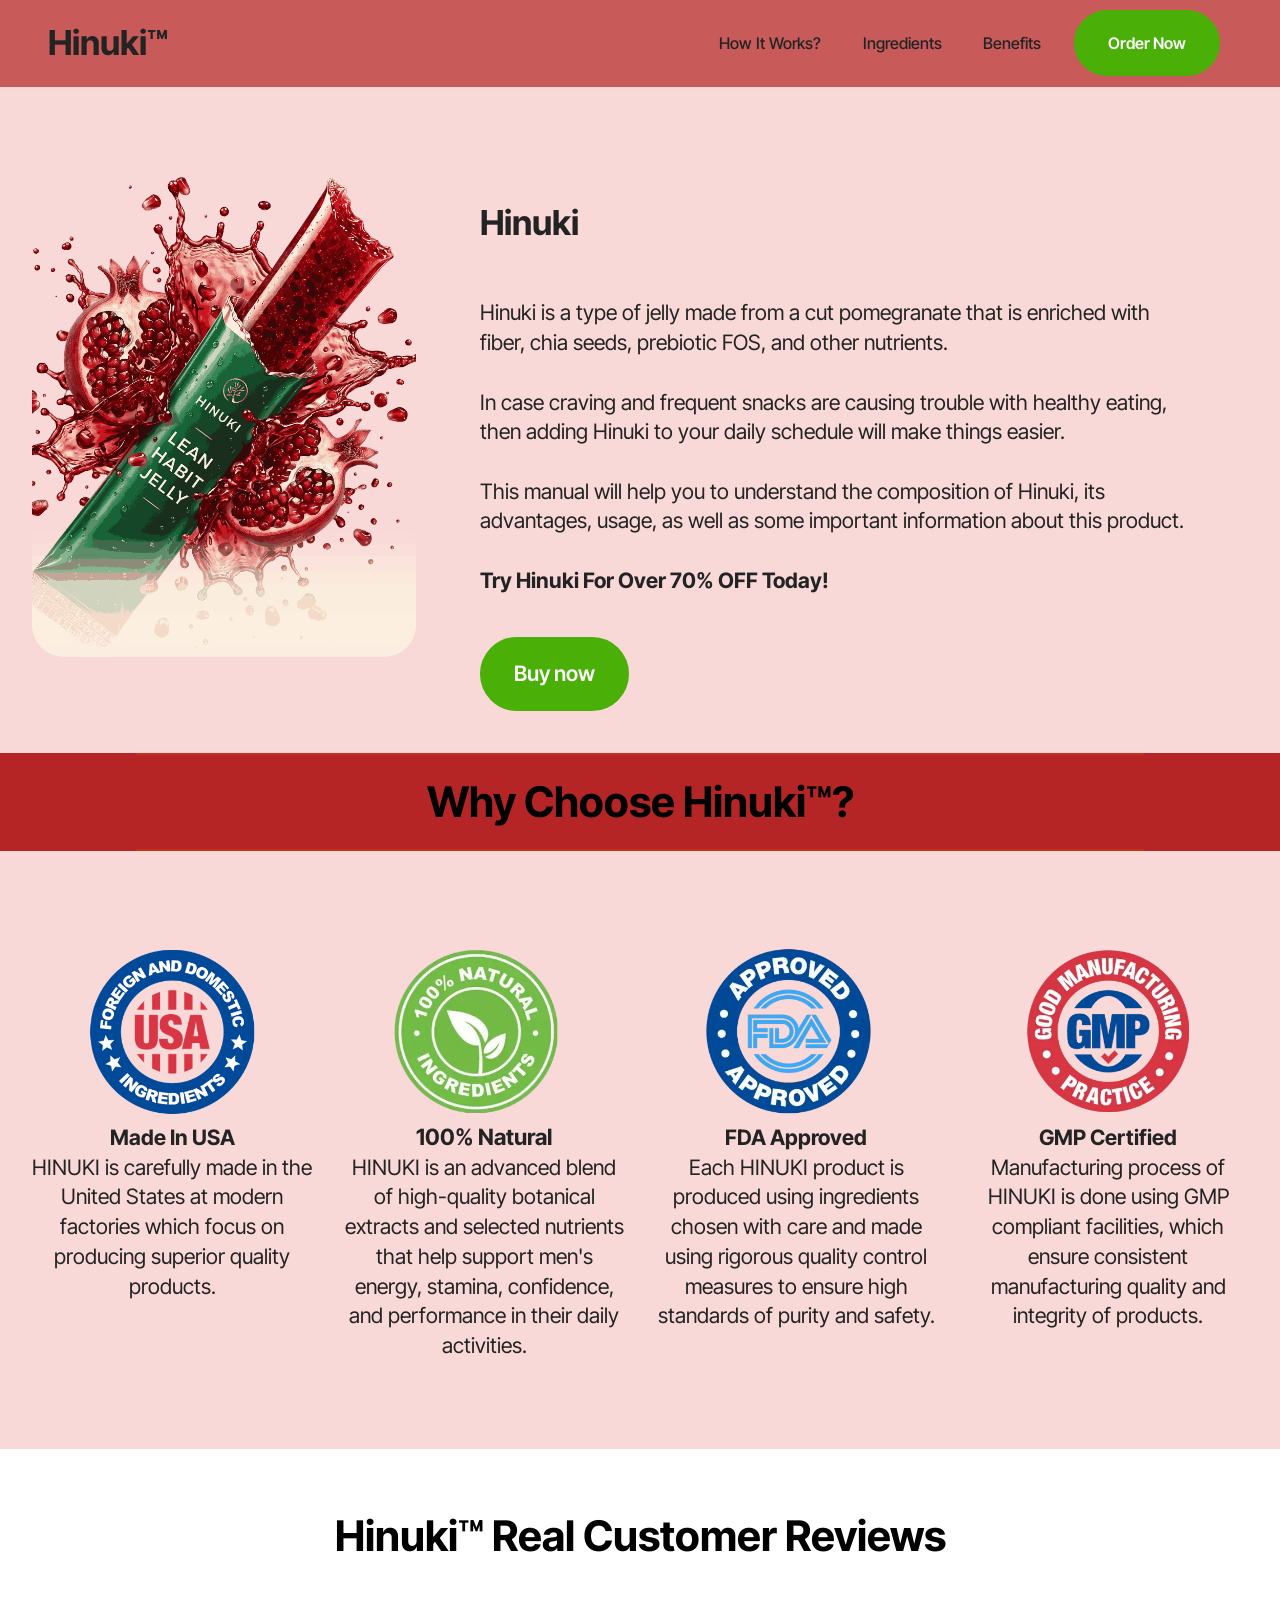
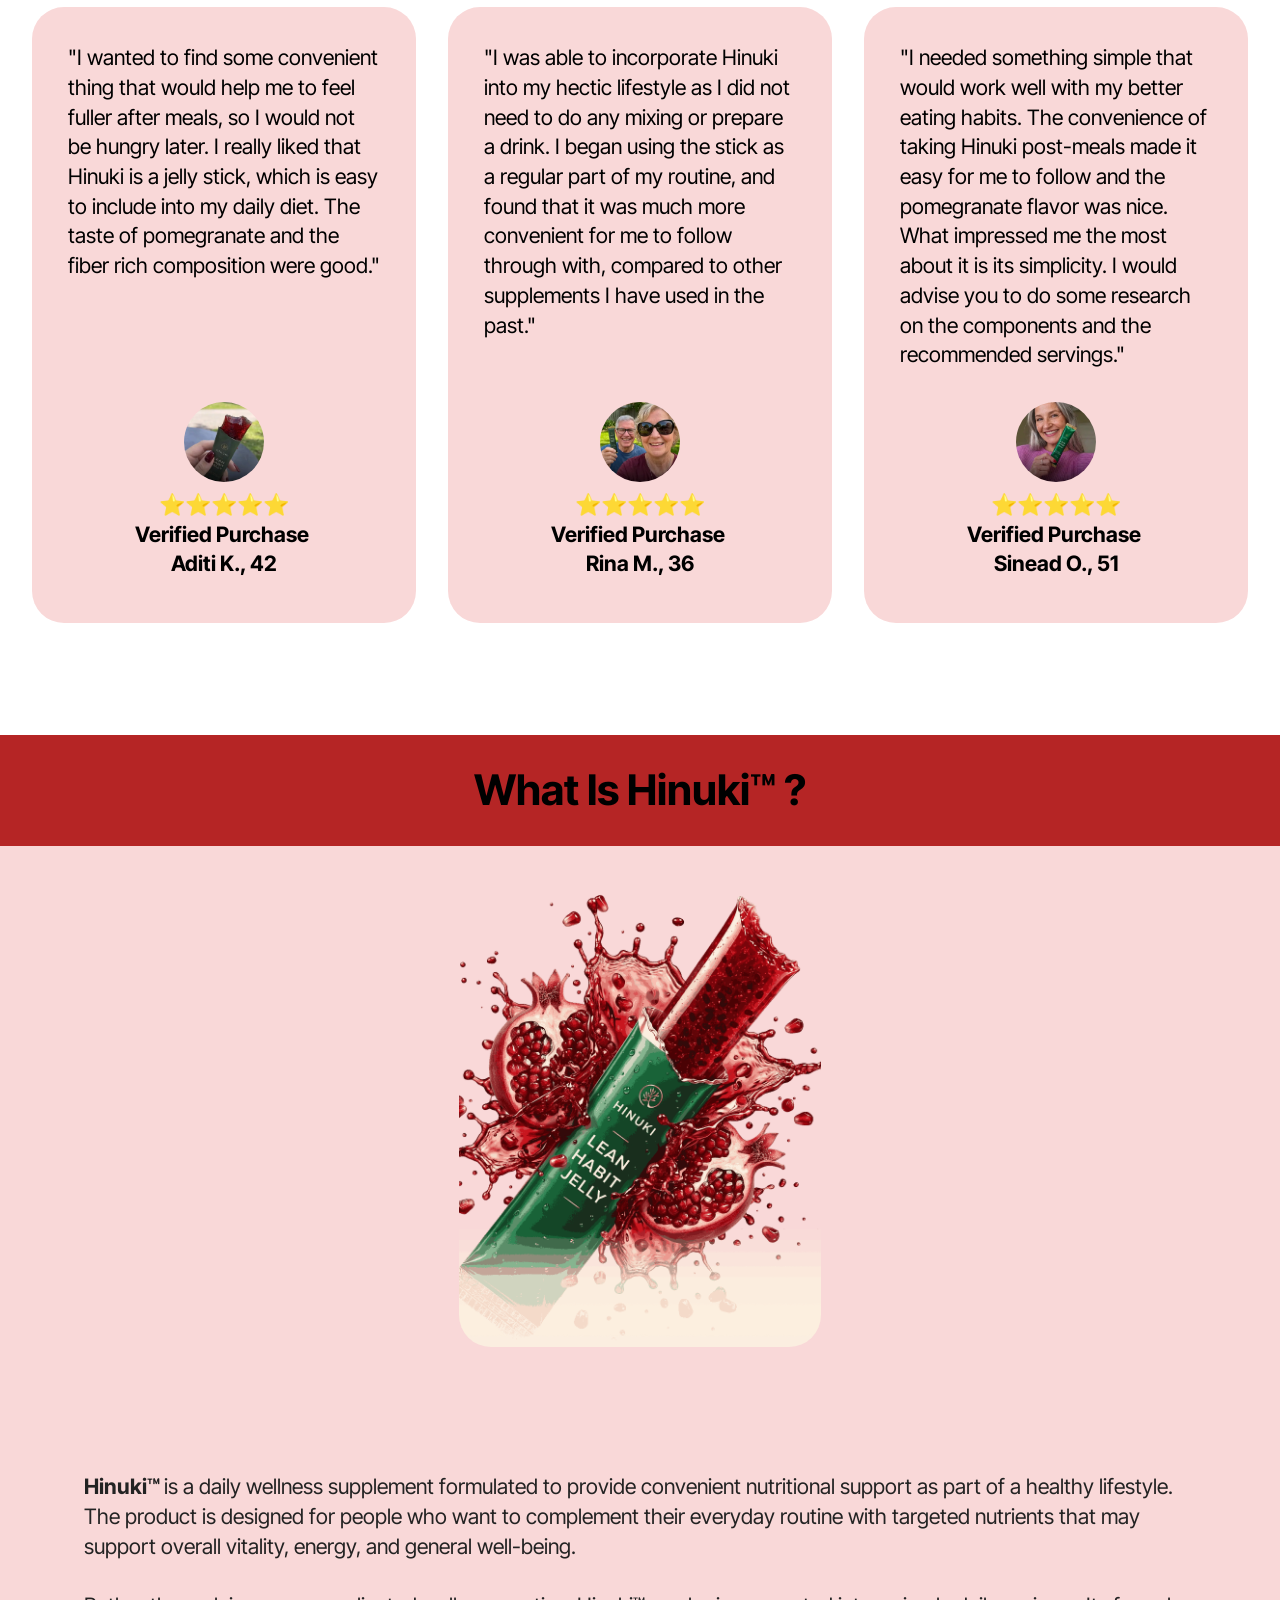
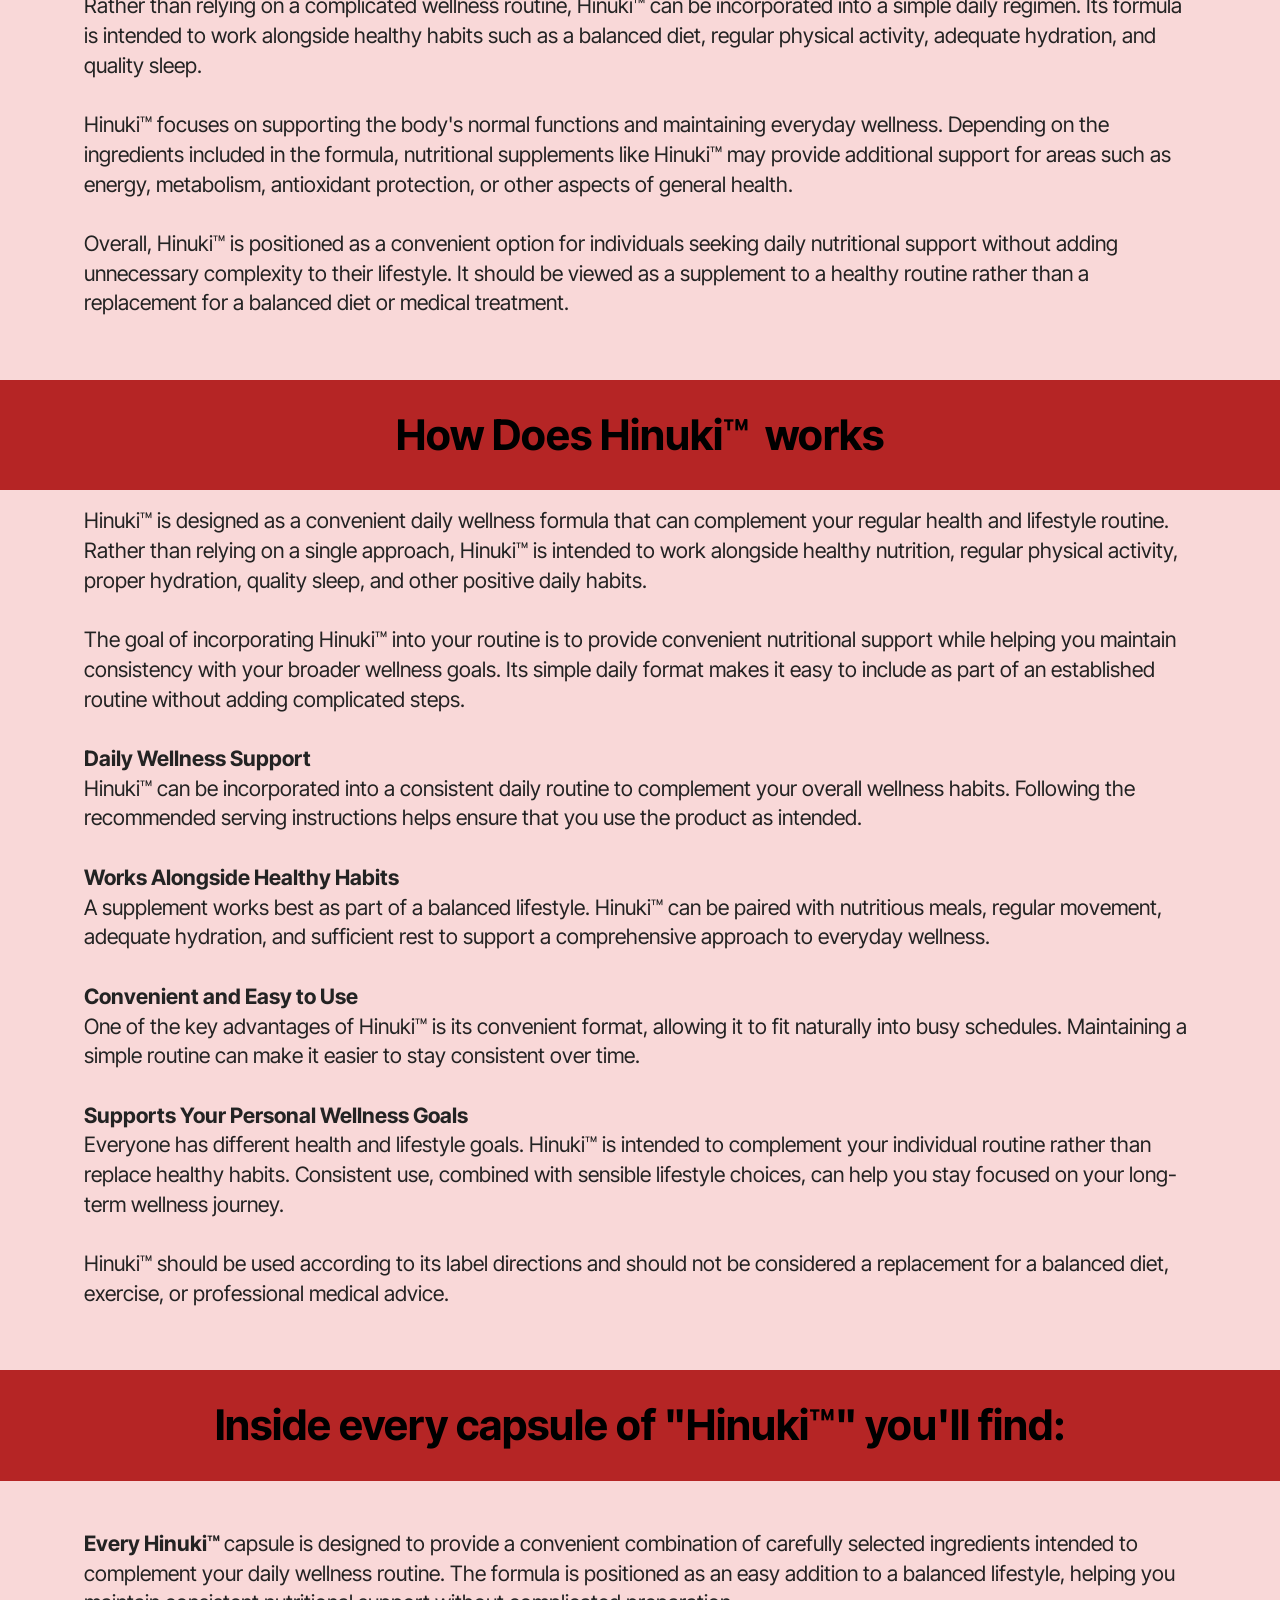
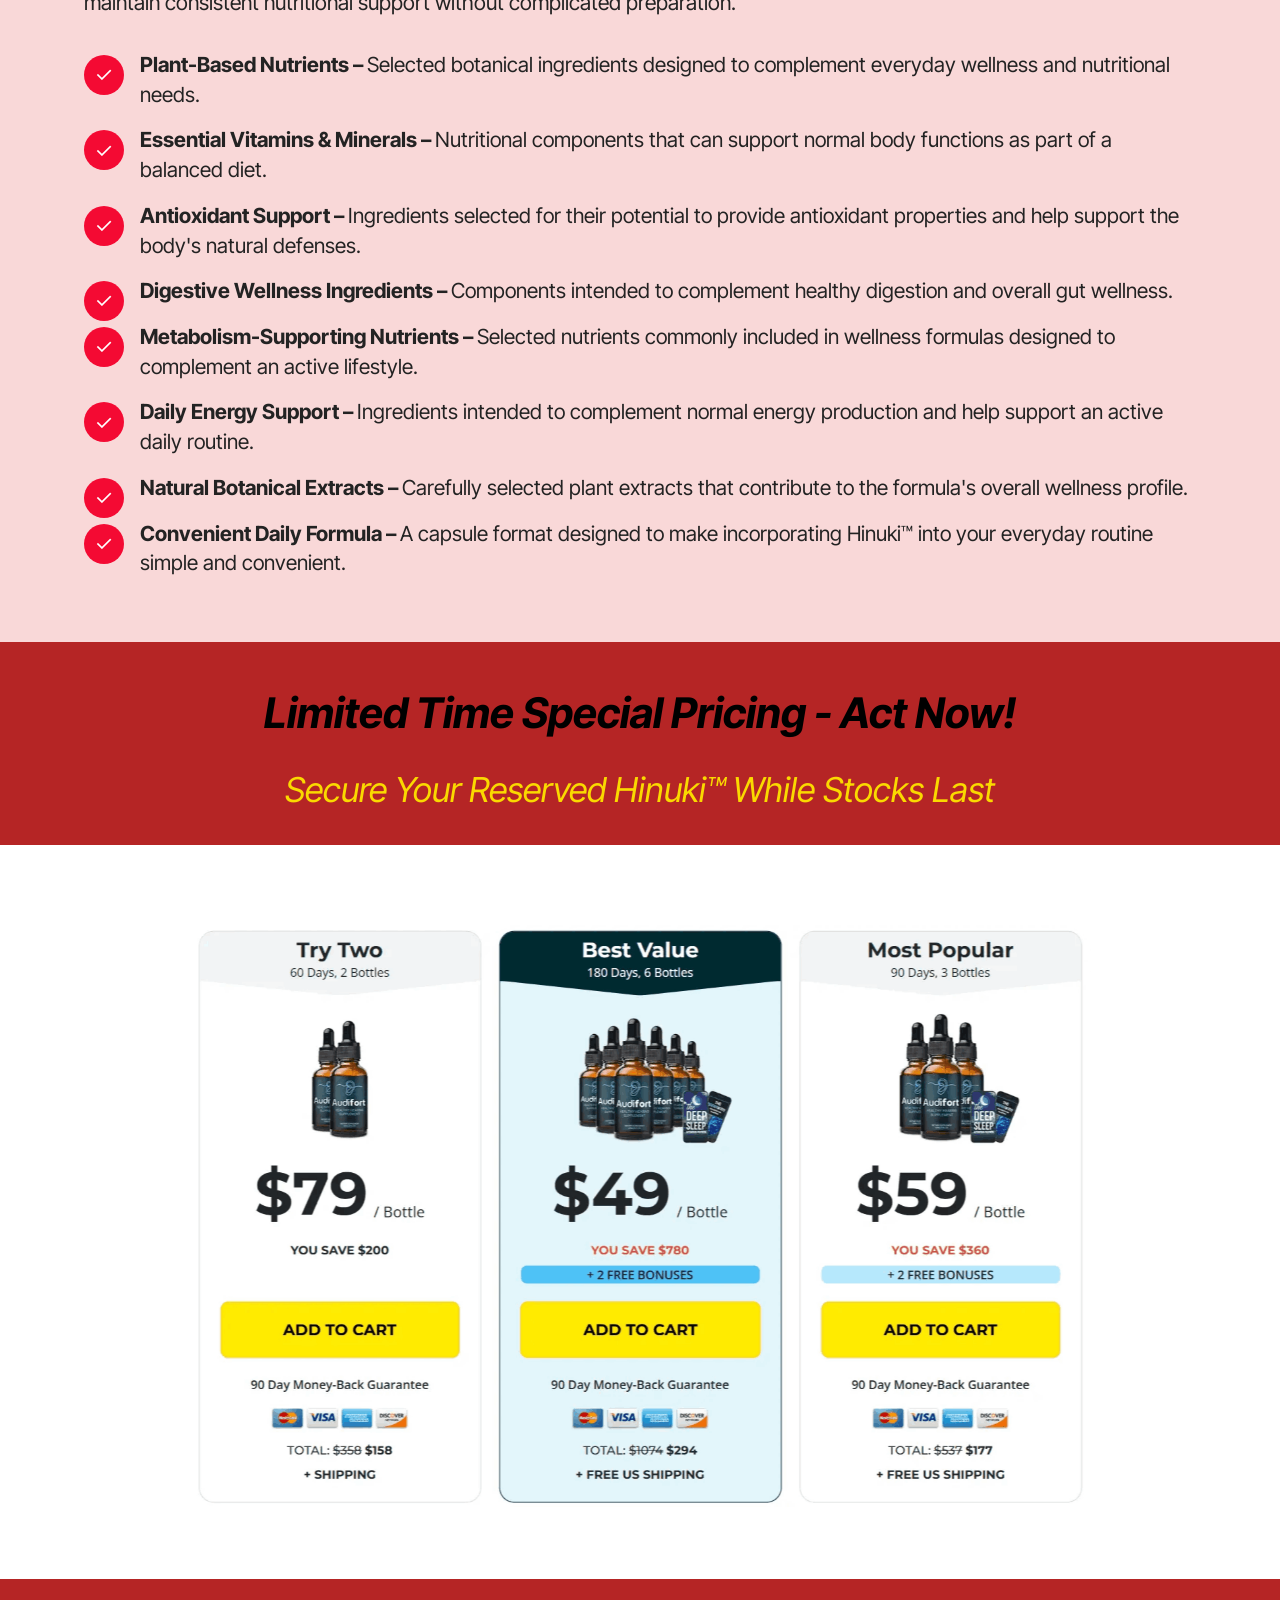
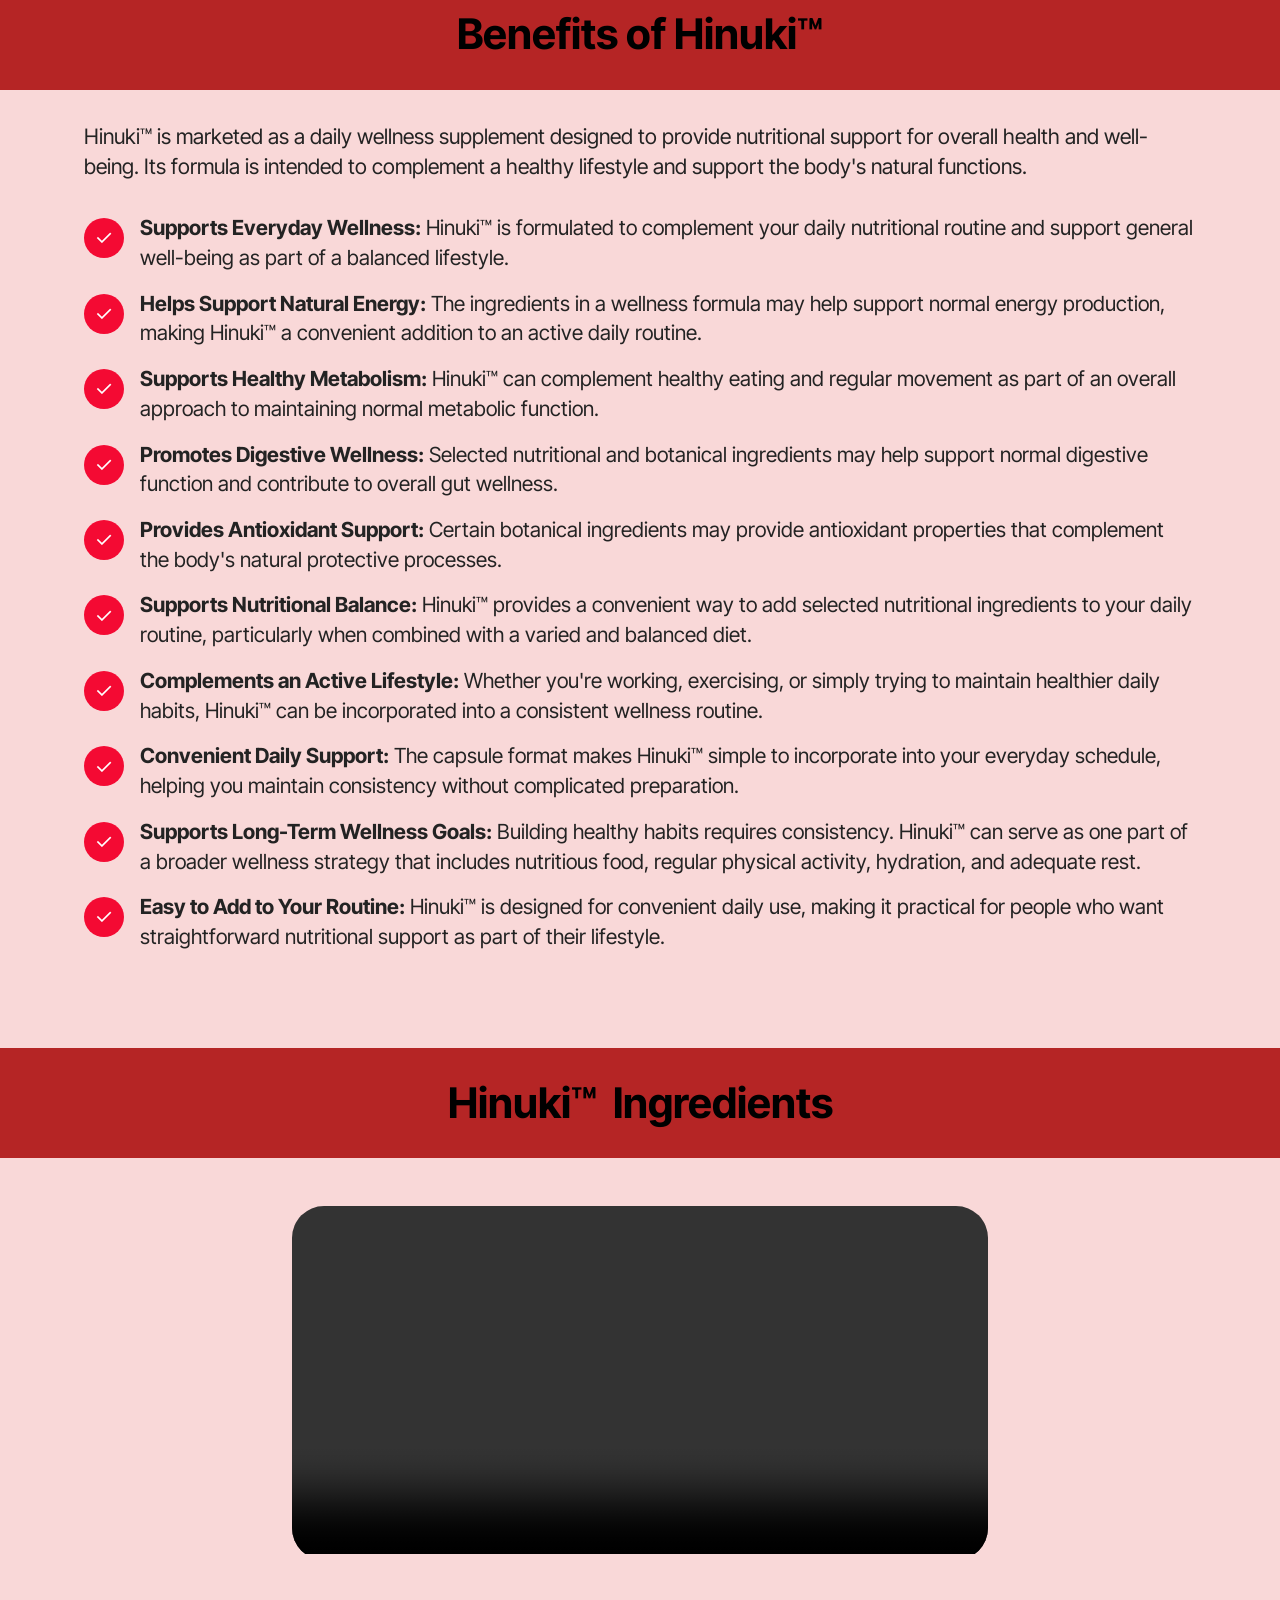
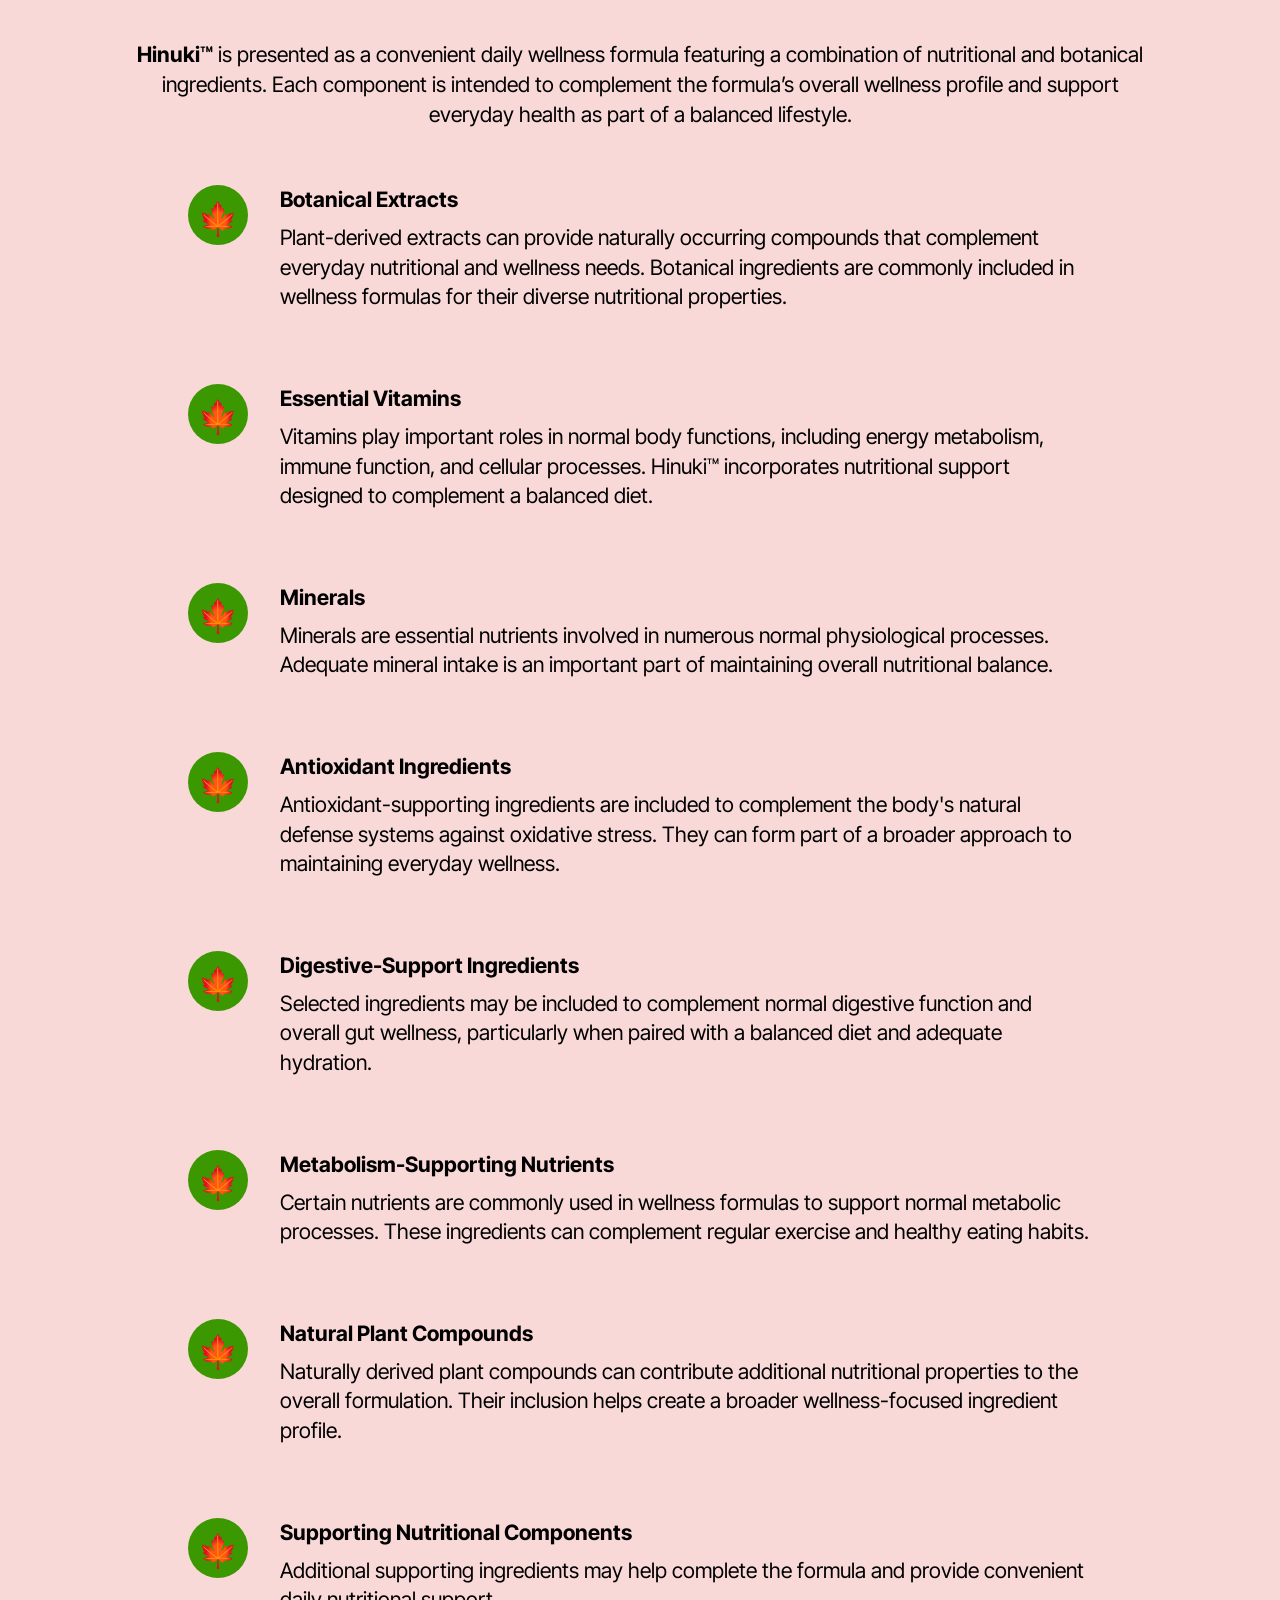
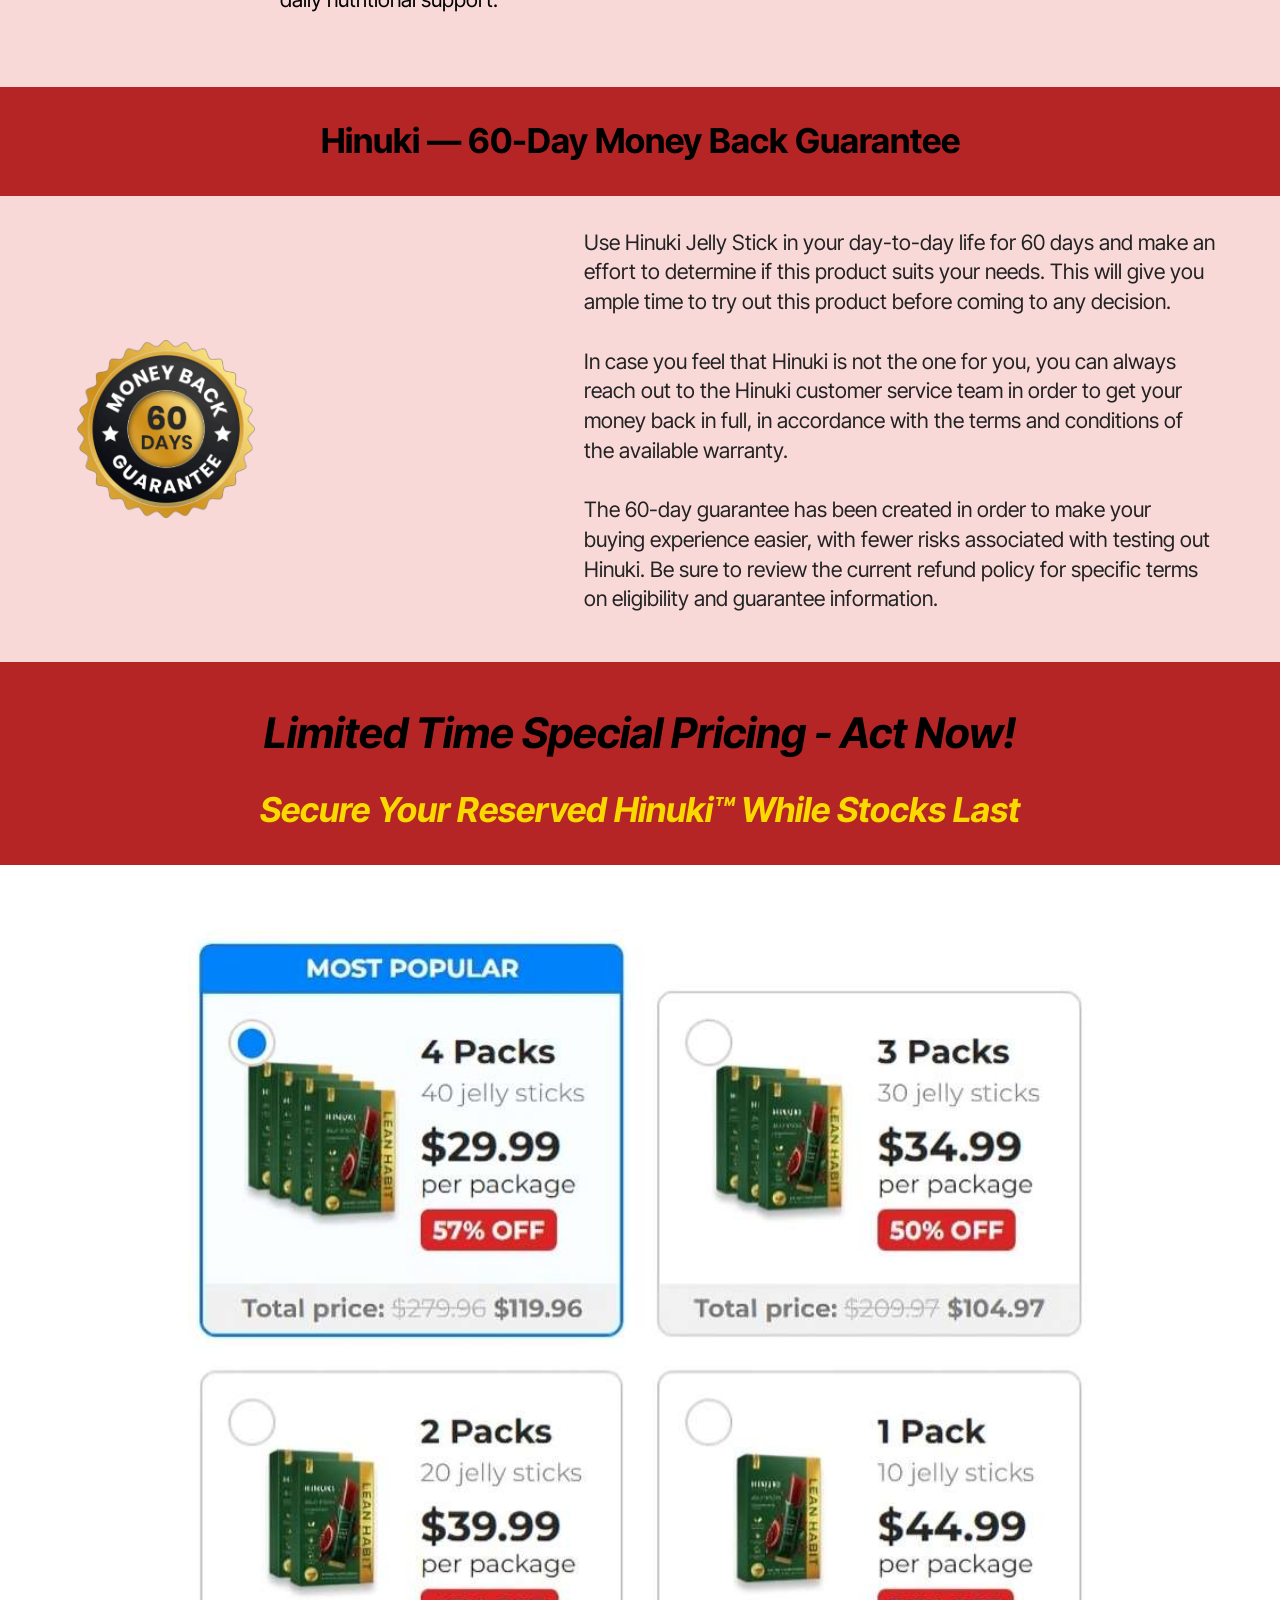
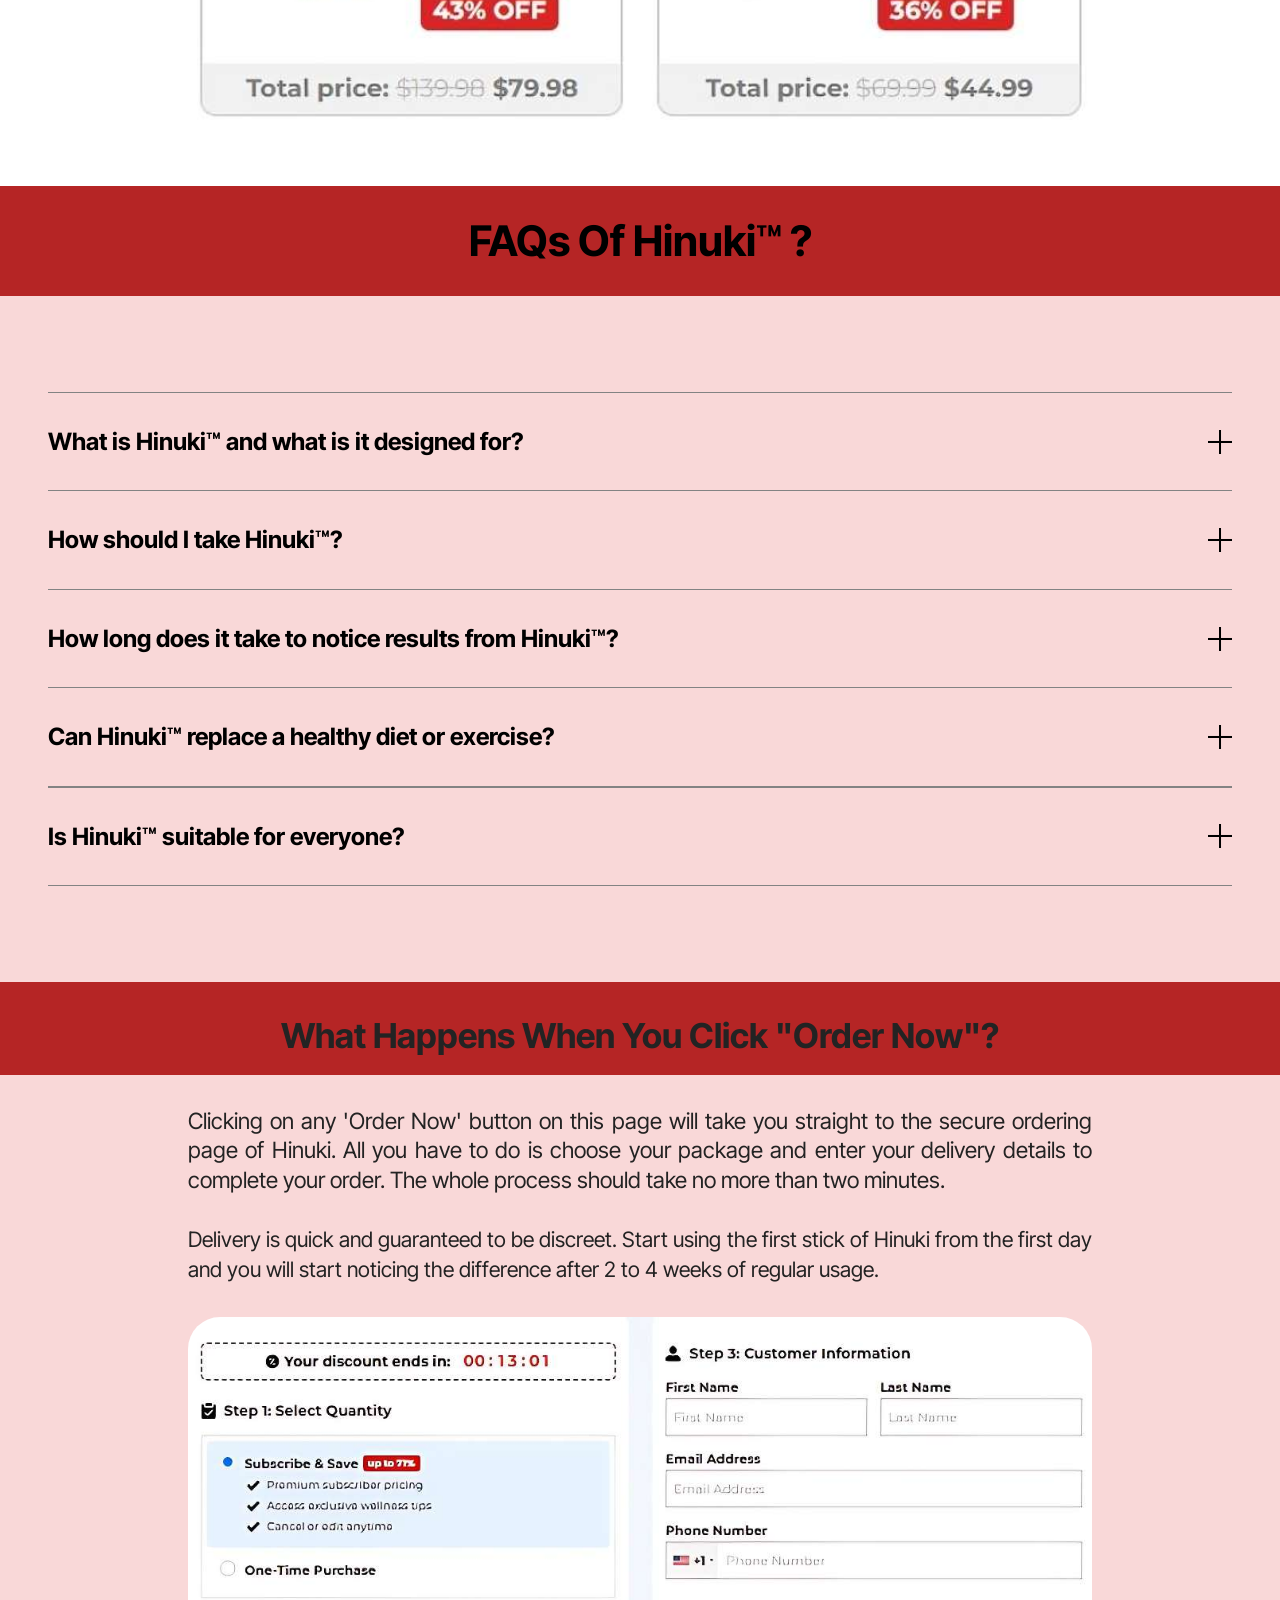
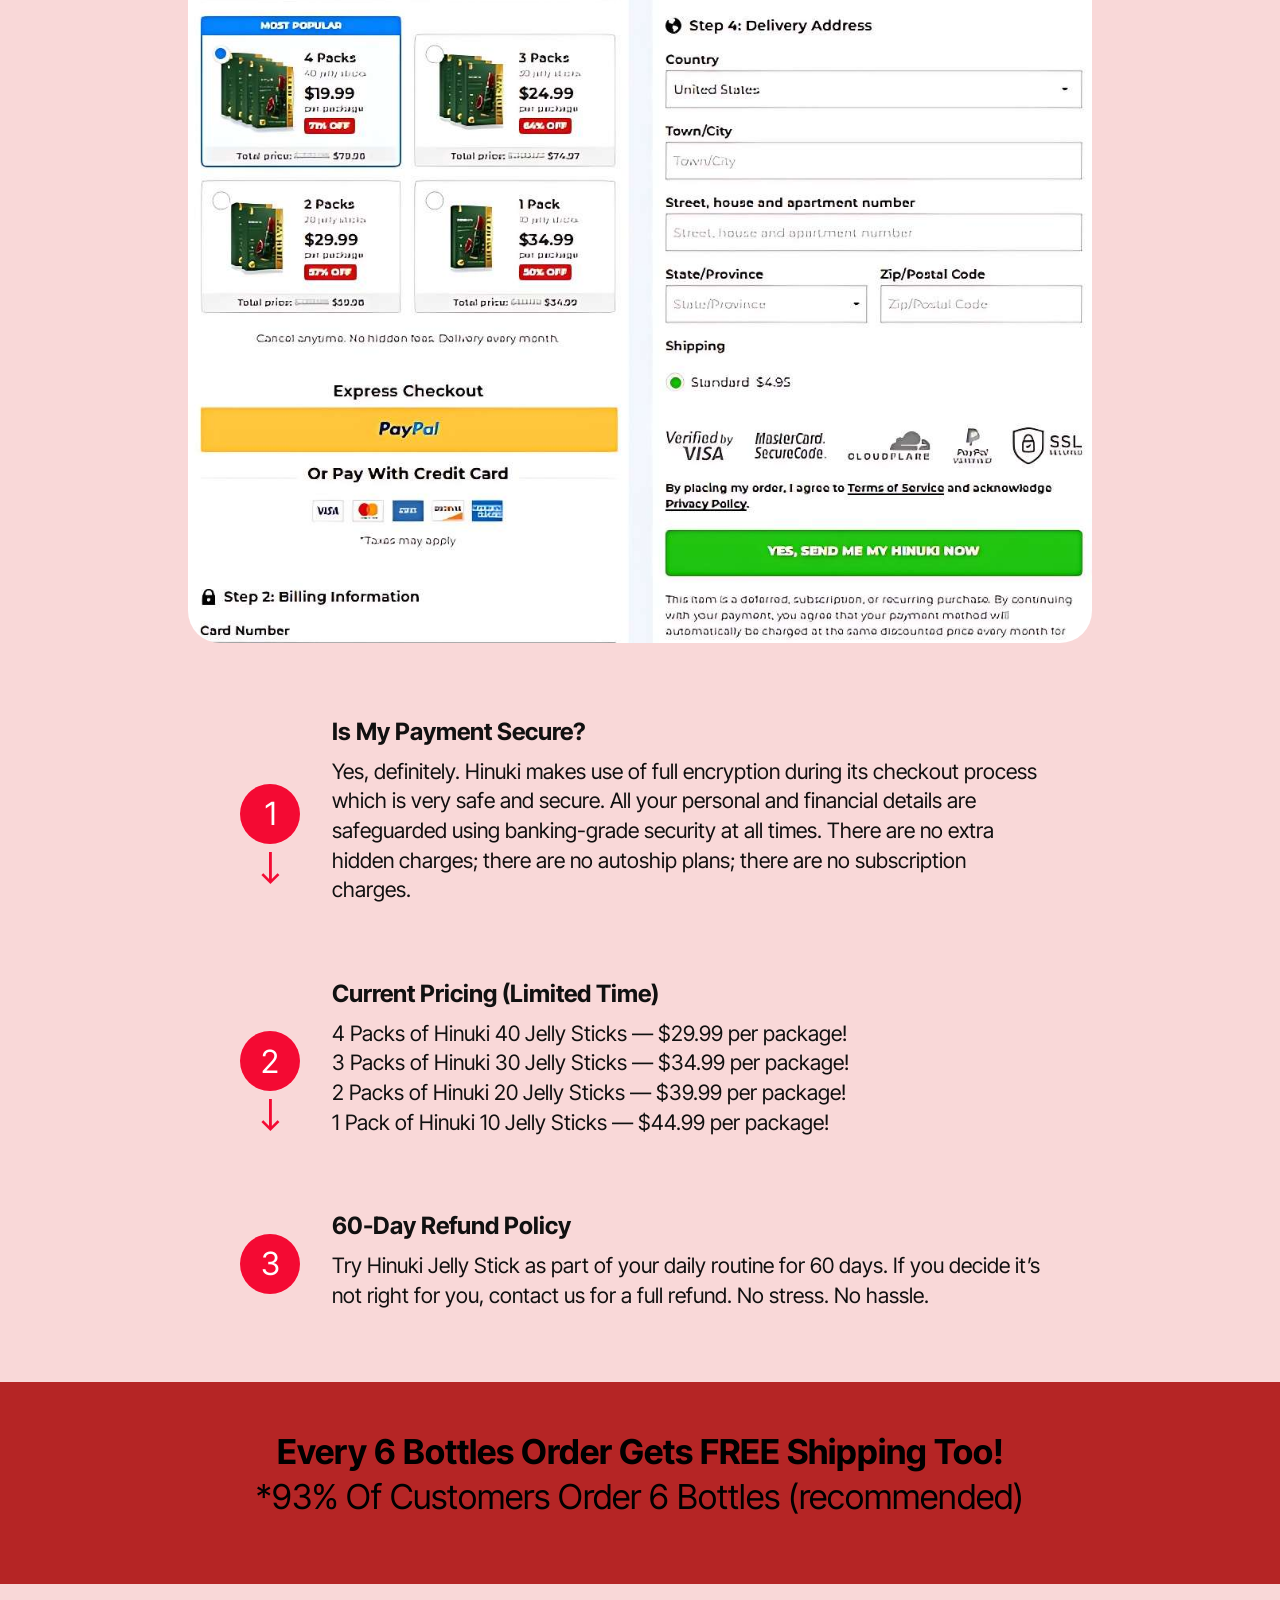
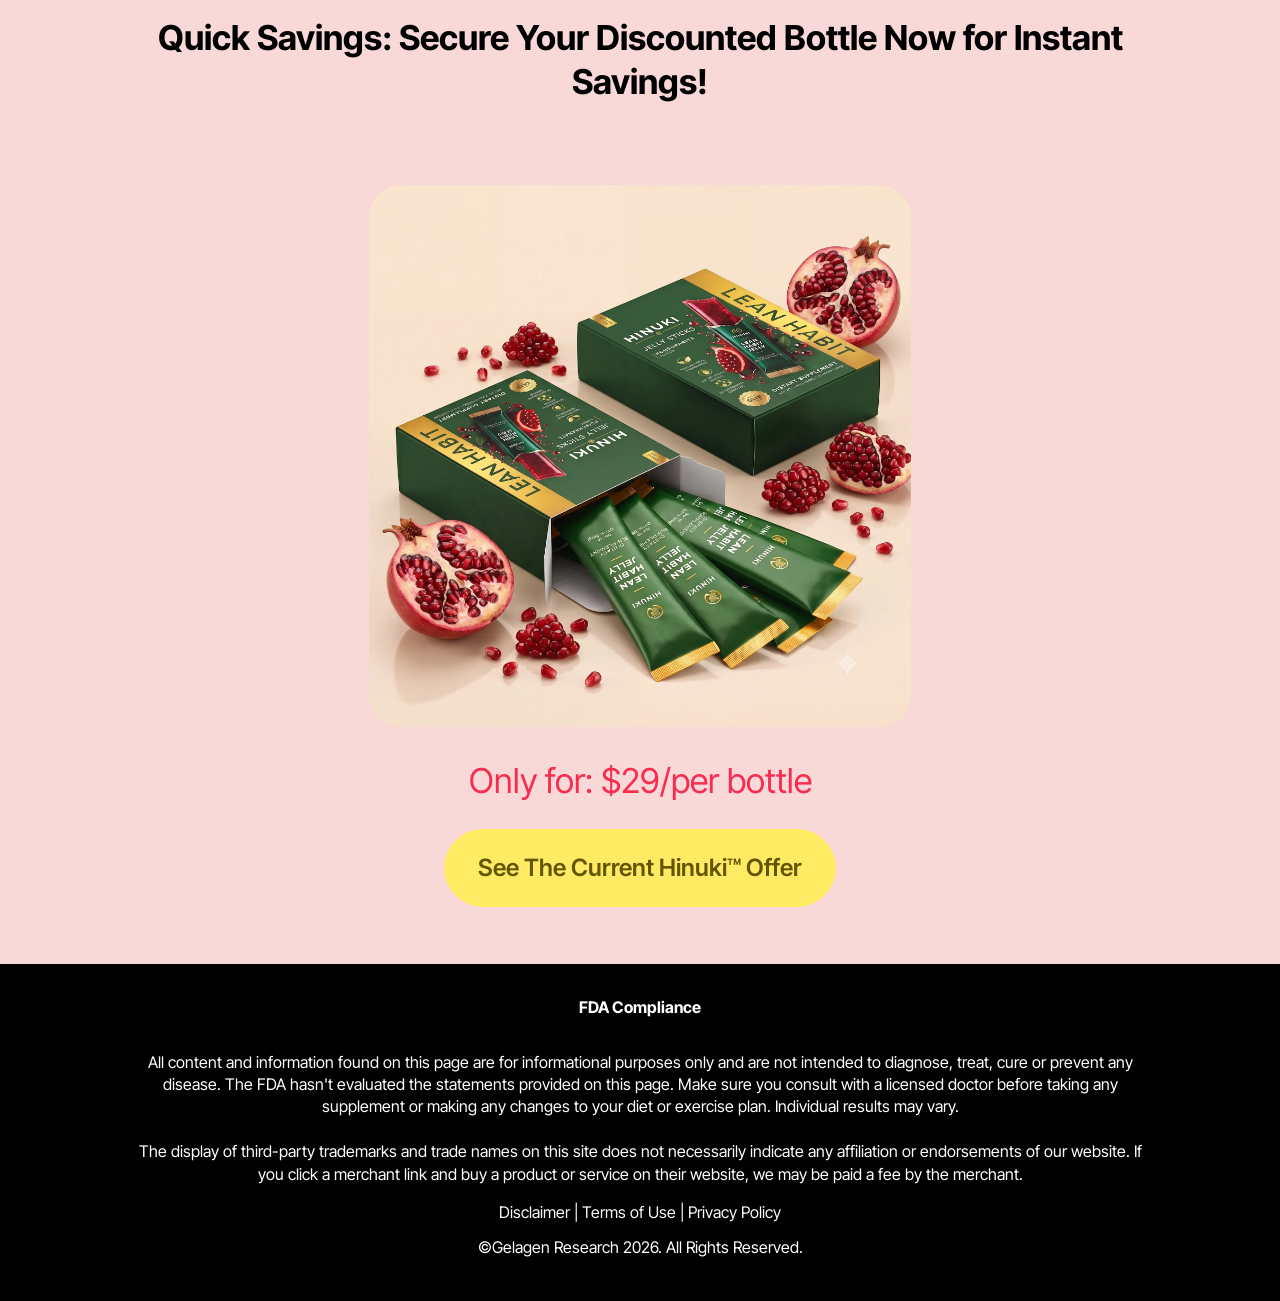
<file: index.html>
<!DOCTYPE html>
<html  lang="en">
<head>
  <!-- Site made with Mobirise Website Builder v6.1.12, https://mobirise.com -->
  <meta charset="UTF-8">
  <meta http-equiv="X-UA-Compatible" content="IE=edge">
  <meta name="generator" content="Mobirise v6.1.12, mobirise.com">
  <meta name="twitter:card" content="summary_large_image"/>
  <meta name="twitter:image:src" content="assets/images/index-meta.webp">
  <meta property="og:image" content="assets/images/index-meta.webp">
  <meta name="twitter:title" content="Hinuki™ – Daily Wellness Support for a Healthier You">
  <meta name="viewport" content="width=device-width, initial-scale=1, minimum-scale=1">
  <link rel="shortcut icon" href="assets/images/hinuki-sticks-pakage-1.webp" type="image/x-icon">
  <meta name="description" content="Discover Hinuki™ Daily Wellness Support, a convenient supplement designed to complement your healthy lifestyle and help you maintain your daily wellness routine with ease.">
  
  
  <title>Hinuki™ – Daily Wellness Support for a Healthier You</title>
  <link rel="stylesheet" href="assets/web/assets/mobirise-icons2/mobirise2.css">
  <link rel="stylesheet" href="assets/web/assets/mobirise-icons/mobirise-icons.css">
  <link rel="stylesheet" href="assets/bootstrap/css/bootstrap.min.css">
  <link rel="stylesheet" href="assets/dropdown/css/style.css">
  <link rel="stylesheet" href="assets/socicon/css/styles.css">
  <link rel="stylesheet" href="assets/theme/css/style.css">
  <link rel="preload" href="https://fonts.googleapis.com/css?family=Inter+Tight:100,200,300,400,500,600,700,800,900,100i,200i,300i,400i,500i,600i,700i,800i,900i&display=swap" as="style" onload="this.onload=null;this.rel='stylesheet'">
  <noscript><link rel="stylesheet" href="https://fonts.googleapis.com/css?family=Inter+Tight:100,200,300,400,500,600,700,800,900,100i,200i,300i,400i,500i,600i,700i,800i,900i&display=swap"></noscript>
  <link rel="preload" as="style" href="assets/mobirise/css/mbr-additional.css?v=xDsM5s"><link rel="stylesheet" href="assets/mobirise/css/mbr-additional.css?v=xDsM5s" type="text/css">
<meta name="msvalidate.01" content="C2FDD40138C0AA5BE3829786B355B458" />
	<meta name="google-site-verification" content="litr2vRLheB1LnZFKKG0qBx9bQ_LaHtQlJL1gKgwO34" />
  
  <meta name="keywords" content="Hinuki, Hinuki review, Hinuki reviews, Hinuki Korean Jelly Sticks, Hinuki Lean Habit Jelly, Hinuki weight loss, buy Hinuki, Hinuki price, Hinuki ingredients, Hinuki side effects, Hinuki benefits, Hinuki official website, Hinuki customer reviews, Hinuki discount, Hinuki order online">
  <meta name="keywords" content="prosta defend, prostadefend, prosta defend supplement, prosta defend pills">
 <meta name="author" content="prosta defend">
		
 <link rel="canonical" href="" >
</head>
<body>
  
  <section data-bs-version="5.1" class="menu menu2 cid-vvjRE5VQ8q" once="menu" id="menu2-21">
    
    <nav class="navbar navbar-dropdown navbar-expand-lg">
        <div class="container">
            <div class="navbar-brand">
                
                <span class="navbar-caption-wrap"><a class="navbar-caption text-black text-primary display-2" href="https://mwebauditly.com/13389/610/2/?">Hinuki™<br></a></span>
            </div>
            <button class="navbar-toggler" type="button" data-toggle="collapse" data-bs-toggle="collapse" data-target="#navbarSupportedContent" data-bs-target="#navbarSupportedContent" aria-controls="navbarNavAltMarkup" aria-expanded="false" aria-label="Toggle navigation">
                <div class="hamburger">
                    <span></span>
                    <span></span>
                    <span></span>
                    <span></span>
                </div>
            </button>
            <div class="collapse navbar-collapse" id="navbarSupportedContent">
                <ul class="navbar-nav nav-dropdown" data-app-modern-menu="true"><li class="nav-item"><a class="nav-link link text-black text-primary display-4" href="index.html#header3-1m">How It Works?</a></li>
                    <li class="nav-item"><a class="nav-link link text-black text-primary display-4" href="index.html#features20-x">
                            Ingredients</a></li>
                    <li class="nav-item"><a class="nav-link link text-black text-primary display-4" href="index.html#header3-1n">Benefits</a>
                    </li></ul>
                
                <div class="navbar-buttons mbr-section-btn"><a class="btn btn-primary display-4" href="https://mwebauditly.com/13389/610/2/?">Order Now</a></div>
            </div>
        </div>
    </nav>
</section>

<section data-bs-version="5.1" class="features7 cid-vvjSD3Nnea" id="features7-22">
    <!---->
    

    
    
    <div class="container">
        <div class="card-wrapper">
            <div class="row align-items-center">
                <div class="col-12 col-lg-4">
                    <div class="image-wrapper">
                        <a href="https://maxwebleads.com/13570/1530/2/?"><img src="assets/images/hinuki.webp" alt="Mobirise Website Builder"></a>
                    </div>
                </div>
                <div class="col-12 col-lg">
                    <div class="text-box">
                        <h5 class="mbr-title mbr-fonts-style display-2">
                            <strong><br></strong><strong><br></strong><strong>Hinuki</strong><br><strong><br></strong></h5>
                        <p class="mbr-text mbr-fonts-style display-7">Hinuki is a type of jelly made from a cut pomegranate that is enriched with fiber, chia seeds, prebiotic FOS, and other nutrients.<br><br>In case craving and frequent snacks are causing trouble with healthy eating, then adding Hinuki to your daily schedule will make things easier.<br><br>This manual will help you to understand the composition of Hinuki, its advantages, usage, as well as some important information about this product.<br><br><strong>Try Hinuki For Over 70% OFF Today!</strong><br></p>
                        
                        <div class="mbr-section-btn pt-3"><a href="https://mobiri.se" class="btn btn-primary display-7">Buy now</a></div>
                    </div>
                </div>
            </div>
        </div>
    </div>
</section>

<section data-bs-version="5.1" class="content6 cid-vvjX7Km81t" id="content6-24">
    
    <div class="container">
        <div class="row justify-content-center">
            <div class="col-md-12 col-lg-10">
                <hr class="line">
                <p class="mbr-text align-center mbr-fonts-style my-4 display-1"><strong>Why Choose&nbsp;Hinuki™?</strong><br></p>
                <hr class="line">
            </div>
        </div>
    </div>
</section>

<section data-bs-version="5.1" class="gallery5 mbr-gallery cid-vvjX5FZ1n5" id="gallery5-23">
    

    
    

    <div class="container">
        
        <div class="row mbr-gallery mt-4">
            <div class="col-12 col-md-6 col-lg-3 item gallery-image active">
                <div class="item-wrapper" data-toggle="modal" data-bs-toggle="modal" data-target="#vzNQdyiWuu-modal" data-bs-target="#vzNQdyiWuu-modal">
                    <img class="w-100" src="assets/images/made-in-usa-1.webp" alt="Mobirise Website Builder" data-slide-to="0" data-bs-slide-to="0" data-target="#lb-vzNQdyiWuu" data-bs-target="#lb-vzNQdyiWuu">
                    <div class="icon-wrapper">
                        <span class="mobi-mbri mobi-mbri-search mbr-iconfont mbr-iconfont-btn"></span>
                    </div>
                </div>
                <h1 class="mbr-item-subtitle mbr-fonts-style align-center mb-2 mt-2 display-7"><div><strong>Made In USA</strong></div><div>HINUKI is carefully made in the United States at modern factories which focus on producing superior quality products.</div><div>
</div><div>
</div></h1>
            </div>
            <div class="col-12 col-md-6 col-lg-3 item gallery-image">
                <div class="item-wrapper" data-toggle="modal" data-bs-toggle="modal" data-target="#vzNQdyiWuu-modal" data-bs-target="#vzNQdyiWuu-modal">
                    <img class="w-100" src="assets/images/100-natural-500x300.webp" alt="Mobirise Website Builder" data-slide-to="1" data-bs-slide-to="1" data-target="#lb-vzNQdyiWuu" data-bs-target="#lb-vzNQdyiWuu">
                    <div class="icon-wrapper">
                        <span class="mobi-mbri mobi-mbri-search mbr-iconfont mbr-iconfont-btn"></span>
                    </div>
                </div>
                <h1 class="mbr-item-subtitle mbr-fonts-style align-center mb-2 mt-2 display-7"><div><span style="font-size: 1.4rem;"><strong>100% Natural</strong></span></div><div>HINUKI is an advanced blend of high-quality botanical extracts and selected nutrients that help support men's energy, stamina, confidence, and performance in their daily activities.</div><div>
</div><div>
</div></h1>
            </div>
            
            <div class="col-12 col-md-6 col-lg-3 item gallery-image">
                <div class="item-wrapper" data-toggle="modal" data-bs-toggle="modal" data-target="#vzNQdyiWuu-modal" data-bs-target="#vzNQdyiWuu-modal">
                    <img class="w-100" src="assets/images/fda-approved-500x300.webp" alt="Mobirise Website Builder" data-slide-to="2" data-bs-slide-to="2" data-target="#lb-vzNQdyiWuu" data-bs-target="#lb-vzNQdyiWuu">
                    <div class="icon-wrapper">
                        <span class="mobi-mbri mobi-mbri-search mbr-iconfont mbr-iconfont-btn"></span>
                    </div>
                </div>
                <h1 class="mbr-item-subtitle mbr-fonts-style align-center mb-2 mt-2 display-7"><div><strong>FDA Approved</strong></div><div>Each HINUKI product is produced using ingredients chosen with care and made using rigorous quality control measures to ensure high standards of purity and safety.</div><div>
</div></h1>
            </div><div class="col-12 col-md-6 col-lg-3 item gallery-image">
                <div class="item-wrapper" data-toggle="modal" data-bs-toggle="modal" data-target="#vzNQdyiWuu-modal" data-bs-target="#vzNQdyiWuu-modal">
                    <img class="w-100" src="assets/images/gmp-certified-500x300.webp" alt="Mobirise Website Builder" data-slide-to="3" data-bs-slide-to="3" data-target="#lb-vzNQdyiWuu" data-bs-target="#lb-vzNQdyiWuu">
                    <div class="icon-wrapper">
                        <span class="mobi-mbri mobi-mbri-search mbr-iconfont mbr-iconfont-btn"></span>
                    </div>
                </div>
                <h1 class="mbr-item-subtitle mbr-fonts-style align-center mb-2 mt-2 display-7"><div><strong>GMP Certified</strong></div><div>Manufacturing process of HINUKI is done using GMP compliant facilities, which ensure consistent manufacturing quality and integrity of products.</div></h1>
            </div>
        </div>

        <div class="modal mbr-slider" tabindex="-1" role="dialog" aria-hidden="true" id="vzNQdyiWuu-modal">
            <div class="modal-dialog" role="document">
                <div class="modal-content">
                    <div class="modal-body">
                        <div class="carousel slide" id="lb-vzNQdyiWuu" data-interval="5000" data-bs-interval="5000">
                            <div class="carousel-inner">
                                <div class="carousel-item active">
                                    <img class="d-block w-100" src="assets/images/made-in-usa-1.webp" alt="Mobirise Website Builder">
                                </div>
                                <div class="carousel-item">
                                    <img class="d-block w-100" src="assets/images/100-natural-500x300.webp" alt="Mobirise Website Builder">
                                </div>
                                
                                <div class="carousel-item">
                                    <img class="d-block w-100" src="assets/images/fda-approved-500x300.webp" alt="Mobirise Website Builder">
                                </div><div class="carousel-item">
                                    <img class="d-block w-100" src="assets/images/gmp-certified-500x300.webp" alt="Mobirise Website Builder">
                                </div>
                            </div>
                            <ol class="carousel-indicators">
                                <li data-slide-to="0" data-bs-slide-to="0" class="active" data-target="#lb-vzNQdyiWuu" data-bs-target="#lb-vzNQdyiWuu"></li>
                                <li data-slide-to="1" data-bs-slide-to="1" data-target="#lb-vzNQdyiWuu" data-bs-target="#lb-vzNQdyiWuu"></li>
                                <li data-slide-to="2" data-bs-slide-to="2" data-target="#lb-vzNQdyiWuu" data-bs-target="#lb-vzNQdyiWuu"></li>
                                <li data-slide-to="3" data-bs-slide-to="3" data-target="#lb-vzNQdyiWuu" data-bs-target="#lb-vzNQdyiWuu"></li>
                            </ol>
                            <a role="button" href="" class="close" data-dismiss="modal" data-bs-dismiss="modal" aria-label="Close">
                            </a>
                            <a class="carousel-control-prev carousel-control" role="button" data-slide="prev" data-bs-slide="prev" href="#lb-vzNQdyiWuu">
                                <span class="mobi-mbri mobi-mbri-arrow-prev" aria-hidden="true"></span>
                                <span class="sr-only visually-hidden">Previous</span>
                            </a>
                            <a class="carousel-control-next carousel-control" role="button" data-slide="next" data-bs-slide="next" href="#lb-vzNQdyiWuu">
                                <span class="mobi-mbri mobi-mbri-arrow-next" aria-hidden="true"></span>
                                <span class="sr-only visually-hidden">Next</span>
                            </a>
                        </div>
                    </div>
                </div>
            </div>
        </div>
    </div>
</section>

<section data-bs-version="5.1" class="people04 cid-vvjZd48blB" id="people04-27">
	
	
	<div class="container">
		<div class="row mb-5 justify-content-center">
			<div class="col-12 mb-0 content-head">
				<h3 class="mbr-section-title mbr-fonts-style align-center mb-0 display-1"><strong>Hinuki™ Real Customer Reviews</strong></h3>
				
			</div>
		</div>
		<div class="row mbr-masonry" data-masonry="{&quot;percentPosition&quot;: true }">
			
			<div class="item features-without-image col-12 col-md-6 col-lg-4 active">
				<div class="item-wrapper">
					<div class="card-box align-left">
						<p class="card-text mbr-fonts-style display-7">
							"I wanted to find some convenient thing that would help me to feel fuller after meals, so I would not be hungry later. I really liked that Hinuki is a jelly stick, which is easy to include into my daily diet. The taste of pomegranate and the fiber rich composition were good."<br><br><br><br>
						</p>
						<div class="img-wrapper mt-4 mb-2">
							<img src="assets/images/hinuki-customer-review-1.webp" data-slide-to="1" data-bs-slide-to="1" alt="Aditi K., 42">
						</div>
						<h5 class="card-title mbr-fonts-style display-7"><strong>⭐⭐⭐⭐⭐</strong><br><strong>Verified Purchase&nbsp;</strong><br><strong>Aditi K., 42</strong></h5>
					</div>
				</div>
			</div>
			<div class="item features-without-image col-12 col-md-6 col-lg-4">
				<div class="item-wrapper">
					<div class="card-box align-left">
						<p class="card-text mbr-fonts-style display-7">"I was able to incorporate Hinuki into my hectic lifestyle as I did not need to do any mixing or prepare a drink. I began using the stick as a regular part of my routine, and found that it was much more convenient for me to follow through with, compared to other supplements I have used in the past."<br><br>
						</p>
						<div class="img-wrapper mt-4 mb-2">
							<img src="assets/images/hinuki-customer-review-2.webp" data-slide-to="2" data-bs-slide-to="2" alt="Rina M., 36">
						</div>
						<h5 class="card-title mbr-fonts-style display-7">
							<strong>⭐⭐⭐⭐⭐</strong><br><strong>Verified Purchase&nbsp;</strong><br><strong>
</strong>
						<div><strong>Rina M., 36</strong></div></h5>
					</div>
				</div>
			</div>
			
			<div class="item features-without-image col-12 col-md-6 col-lg-4">
				<div class="item-wrapper">
					<div class="card-box align-left">
						<p class="card-text mbr-fonts-style display-7">
							"I needed something simple that would work well with my better eating habits. The convenience of taking Hinuki post-meals made it easy for me to follow and the pomegranate flavor was nice. What impressed me the most about it is its simplicity. I would advise you to do some research on the components and the recommended servings."
						</p>
						<div class="img-wrapper mt-4 mb-2">
							<img src="assets/images/hinuki-customer-review-3.webp" data-slide-to="4" data-bs-slide-to="4" alt="Sinead O., 51">
						</div>
						<h5 class="card-title mbr-fonts-style display-7"><strong>⭐⭐⭐⭐⭐</strong><br><strong>Verified Purchase&nbsp;</strong><br><strong>Sinead O., 51</strong></h5>
					</div>
				</div>
			</div>
			
		</div>
	</div>
</section>

<section data-bs-version="5.1" class="header3 cid-uSwx4cJ0TO" id="header3-4">

    

    
    

    <div class="align-center container">
        <div class="row justify-content-center">
            <div class="col-12 col-lg-12">
                
                <h2 class="mbr-section-subtitle mbr-fonts-style mb-3 display-1"><strong>What Is Hinuki™ ?</strong></h2>
                
                
            </div>
        </div>
    </div>
</section>

<section data-bs-version="5.1" class="header9 cid-uSwxo9HcY4" id="header9-6">

    

    
    

    <div class="text-center container">
        <div class="row justify-content-center">
            <div class="col-md-12 col-lg-9">
                <div class="image-wrap mb-4">
                    <a href="https://maxwebleads.com/13570/1530/2/?"><img src="assets/images/hinuki.webp" alt="Gelagen Official"></a>
                </div>
                
                
                
            </div>
        </div>
    </div>
</section>

<section data-bs-version="5.1" class="content4 cid-uSwx5BcQWN" id="content4-5">
    

    
    
    <div class="container">
        <div class="row justify-content-center">
            <div class="title col-md-12 col-lg-11">
                
                <h4 class="mbr-section-subtitle align-center mbr-fonts-style mb-4 display-7"><div><br></div><div><strong>Hinuki™ </strong>is a daily wellness supplement formulated to provide convenient nutritional support as part of a healthy lifestyle. The product is designed for people who want to complement their everyday routine with targeted nutrients that may support overall vitality, energy, and general well-being.</div><div><strong><br></strong></div><div>
</div><div>Rather than relying on a complicated wellness routine, Hinuki™ can be incorporated into a simple daily regimen. Its formula is intended to work alongside healthy habits such as a balanced diet, regular physical activity, adequate hydration, and quality sleep.</div><div><br></div><div>
</div><div>Hinuki™ focuses on supporting the body's normal functions and maintaining everyday wellness. Depending on the ingredients included in the formula, nutritional supplements like Hinuki™ may provide additional support for areas such as energy, metabolism, antioxidant protection, or other aspects of general health.</div><div><br></div><div>Overall, Hinuki™ is positioned as a convenient option for individuals seeking daily nutritional support without adding unnecessary complexity to their lifestyle. It should be viewed as a supplement to a healthy routine rather than a replacement for a balanced diet or medical treatment.</div><div><br></div><div>
</div><div>
</div><div>
</div><div>
</div><div>
</div><div>
</div></h4>
                
            </div>
        </div>
    </div>
</section>

<section data-bs-version="5.1" class="header3 cid-uSwy3EeQp4" id="header3-7">

    

    
    

    <div class="align-center container">
        <div class="row justify-content-center">
            <div class="col-12 col-lg-12">
                
                <h2 class="mbr-section-subtitle mbr-fonts-style mb-3 display-1"><strong>How Does Hinuki™&nbsp; works</strong></h2>
                
                
            </div>
        </div>
    </div>
</section>

<section data-bs-version="5.1" class="content4 cid-uSwy4P6KjC" id="content4-8">
    

    
    
    <div class="container">
        <div class="row justify-content-center">
            <div class="title col-md-12 col-lg-11">
                
                <h4 class="mbr-section-subtitle align-center mbr-fonts-style mb-4 display-7"><div>Hinuki™ is designed as a convenient daily wellness formula that can complement your regular health and lifestyle routine. Rather than relying on a single approach, Hinuki™ is intended to work alongside healthy nutrition, regular physical activity, proper hydration, quality sleep, and other positive daily habits.</div><div><br></div><div>The goal of incorporating Hinuki™ into your routine is to provide convenient nutritional support while helping you maintain consistency with your broader wellness goals. Its simple daily format makes it easy to include as part of an established routine without adding complicated steps.</div><div><br></div><strong>Daily Wellness Support<br></strong><div>Hinuki™ can be incorporated into a consistent daily routine to complement your overall wellness habits. Following the recommended serving instructions helps ensure that you use the product as intended.</div><div><br></div><div><strong>Works Alongside Healthy Habits</strong></div><div><span style="font-size: 1.4rem;"><strong>
</strong></span></div><div>A supplement works best as part of a balanced lifestyle. Hinuki™ can be paired with nutritious meals, regular movement, adequate hydration, and sufficient rest to support a comprehensive approach to everyday wellness.</div><br><div><strong>Convenient and Easy to Use</strong></div><div>One of the key advantages of Hinuki™ is its convenient format, allowing it to fit naturally into busy schedules. Maintaining a simple routine can make it easier to stay consistent over time.</div><br><div><strong>Supports Your Personal Wellness Goals</strong></div><div>Everyone has different health and lifestyle goals. Hinuki™ is intended to complement your individual routine rather than replace healthy habits. Consistent use, combined with sensible lifestyle choices, can help you stay focused on your long-term wellness journey.</div><div><br></div><div>Hinuki™ should be used according to its label directions and should not be considered a replacement for a balanced diet, exercise, or professional medical advice.</div><div><br></div><div><span style="font-size: 1.4rem;">
</span></div><div><span style="font-size: 1.4rem;">
</span></div><div><span style="font-size: 1.4rem;">
</span></div><div><span style="font-size: 1.4rem;">
</span></div></h4>
                
            </div>
        </div>
    </div>
</section>

<section data-bs-version="5.1" class="header3 cid-v9Z7cN19hR" id="header3-1v">

    

    
    

    <div class="align-center container">
        <div class="row justify-content-center">
            <div class="col-12 col-lg-12">
                
                <h2 class="mbr-section-subtitle mbr-fonts-style mb-3 display-1"><strong>Inside every capsule of "Hinuki™" you'll find:</strong></h2>
                
                
            </div>
        </div>
    </div>
</section>

<section data-bs-version="5.1" class="content8 cid-v1XUQZJSzF" id="content8-1l">
    
    <div class="container">
        <div class="row justify-content-center">
            <div class="counter-container col-md-12 col-lg-11">
                <h4 class="mbr-section-title mbr-fonts-style mb-4 display-7"><strong>Every Hinuki™ </strong>capsule is designed to provide a convenient combination of carefully selected ingredients intended to complement your daily wellness routine. The formula is positioned as an easy addition to a balanced lifestyle, helping you maintain consistent nutritional support without complicated preparation.</h4>
                <div class="mbr-text mbr-fonts-style display-7">
                    <ul>
                        <li><span style="font-size: 20.8px;"><strong>Plant-Based Nutrients – </strong>Selected botanical ingredients designed to complement everyday wellness and nutritional needs.</span></li><li><span style="font-size: 20.8px;"><strong>Essential Vitamins &amp; Minerals – </strong>Nutritional components that can support normal body functions as part of a balanced diet.</span></li><li><strong style="font-size: 20.8px;">Antioxidant Support – </strong><span style="font-size: 20.8px;">Ingredients selected for their potential to provide antioxidant properties and help support the body's natural defenses.</span></li><li><span style="font-size: 20.8px;"><strong>Digestive Wellness Ingredients – </strong>Components intended to complement healthy digestion and overall gut wellness.</span></li><li><span style="font-size: 20.8px;"><strong>Metabolism-Supporting Nutrients – </strong>Selected nutrients commonly included in wellness formulas designed to complement an active lifestyle.</span></li><li><span style="font-size: 20.8px;"><strong>Daily Energy Support – </strong>Ingredients intended to complement normal energy production and help support an active daily routine.</span></li><li><span style="font-size: 20.8px;"><strong>Natural Botanical Extracts – </strong>Carefully selected plant extracts that contribute to the formula's overall wellness profile.</span></li><li><span style="font-size: 20.8px;"><strong>Convenient Daily Formula – </strong>A capsule format designed to make incorporating Hinuki™ into your everyday routine simple and convenient.</span></li>
                    </ul>
                </div>
            </div>
        </div>
    </div>
</section>

<section data-bs-version="5.1" class="content4 cid-uSwyrY4N6k" id="content4-9">
    

    
    
    <div class="container">
        <div class="row justify-content-center">
            <div class="title col-md-12 col-lg-11">
                <h3 class="mbr-section-title mbr-fonts-style align-center mb-4 display-1"><strong><em>Limited Time Special Pricing - Act Now!</em></strong></h3>
                <h4 class="mbr-section-subtitle align-center mbr-fonts-style mb-4 display-2"><em>Secure Your Reserved Hinuki™ While Stocks Last</em></h4>
                
            </div>
        </div>
    </div>
</section>

<section data-bs-version="5.1" class="header10 cid-vxE1cjLU0k" id="header10-2i">

    

    

    <div class="align-center container">
        <div class="row justify-content-center">
            <div class="col-md-12 col-lg-9">
                
                
                
                <div class="image-wrap mt-4">
                    <a href="https://8207c9pqkbqrdm3qur377f7u1f.hop.clickbank.net"><img src="assets/images/audifort-official-website-buy-online-2-1341x864.webp" alt="VivoGut - Order Page" title="Ikaria Lean Belly Juice"></a><br>
                </div>
            </div>
        </div>
    </div>
</section>

<section data-bs-version="5.1" class="header3 cid-v1XV2cMDDJ" id="header3-1m">

    

    
    

    <div class="align-center container">
        <div class="row justify-content-center">
            <div class="col-12 col-lg-12">
                
                <h2 class="mbr-section-subtitle mbr-fonts-style mb-3 display-1"><strong>Benefits of Hinuki™</strong></h2>
                
                
            </div>
        </div>
    </div>
</section>

<section data-bs-version="5.1" class="content5 cid-v1XUQbpUqO" id="content5-1k">
    
    <div class="container">
        <div class="row justify-content-center">
            <div class="col-md-12 col-lg-11">
                
                
                <p class="mbr-text mbr-fonts-style display-7">Hinuki™ is marketed as a daily wellness supplement designed to provide nutritional support for overall health and well-being. Its formula is intended to complement a healthy lifestyle and support the body's natural functions.<br></p>                
         </div>
        </div>
    </div>
</section>

<section data-bs-version="5.1" class="content8 cid-v9Z7uphgOG" id="content8-1x">
    
    <div class="container">
        <div class="row justify-content-center">
            <div class="counter-container col-md-12 col-lg-11">
                
                <div class="mbr-text mbr-fonts-style display-7">
                    <ul>
                        <li><span style="font-size: 20.8px;"><strong>Supports Everyday Wellness:</strong>&nbsp;Hinuki™ is formulated to complement your daily nutritional routine and support general well-being as part of a balanced lifestyle.</span></li><li><span style="font-size: 20.8px;"><strong>Helps Support Natural Energy:</strong>&nbsp;The ingredients in a wellness formula may help support normal energy production, making Hinuki™ a convenient addition to an active daily routine.</span></li><li><span style="font-size: 20.8px;"><strong>Supports Healthy Metabolism:</strong>&nbsp;Hinuki™ can complement healthy eating and regular movement as part of an overall approach to maintaining normal metabolic function.</span></li><li><span style="font-size: 20.8px;"><strong>Promotes Digestive Wellness:</strong>&nbsp;Selected nutritional and botanical ingredients may help support normal digestive function and contribute to overall gut wellness.</span></li><li><span style="font-size: 20.8px;"><strong>Provides Antioxidant Support:</strong>&nbsp;Certain botanical ingredients may provide antioxidant properties that complement the body's natural protective processes.</span></li><li><span style="font-size: 20.8px;"><strong>Supports Nutritional Balance:</strong>&nbsp;Hinuki™ provides a convenient way to add selected nutritional ingredients to your daily routine, particularly when combined with a varied and balanced diet.</span></li>
                    </ul>
                </div>
            </div>
        </div>
    </div>
</section>

<section data-bs-version="5.1" class="content8 cid-vxA1wSYxau" id="content8-2a">
    
    <div class="container">
        <div class="row justify-content-center">
            <div class="counter-container col-md-12 col-lg-11">
                
                <div class="mbr-text mbr-fonts-style display-7">
                    <ul>
                        <li><span style="font-size: 20.8px;"><strong>Complements an Active Lifestyle:</strong>&nbsp;Whether you're working, exercising, or simply trying to maintain healthier daily habits, Hinuki™ can be incorporated into a consistent wellness routine.</span></li><li><strong style="font-size: 20.8px;">Convenient Daily Support:</strong><span style="font-size: 20.8px;">&nbsp;The capsule format makes Hinuki™ simple to incorporate into your everyday schedule, helping you maintain consistency without complicated preparation.</span></li><li><span style="font-size: 20.8px;"><strong>Supports Long-Term Wellness Goals:</strong>&nbsp;Building healthy habits requires consistency. Hinuki™ can serve as one part of a broader wellness strategy that includes nutritious food, regular physical activity, hydration, and adequate rest.</span></li><li><span style="font-size: 20.8px;"><strong>Easy to Add to Your Routine:</strong>&nbsp;Hinuki™ is designed for convenient daily use, making it practical for people who want straightforward nutritional support as part of their lifestyle.</span></li>
                    </ul>
                </div>
            </div>
        </div>
    </div>
</section>

<section data-bs-version="5.1" class="header3 cid-uSxYnXWoLH" id="header3-e">

    

    
    

    <div class="align-center container">
        <div class="row justify-content-center">
            <div class="col-12 col-lg-12">
                
                <h2 class="mbr-section-subtitle mbr-fonts-style mb-3 display-1"><strong>Hinuki™&nbsp; Ingredients</strong></h2>
                
                
            </div>
        </div>
    </div>
</section>

<section data-bs-version="5.1" class="header16 cid-vxAaSwQ8QH" id="header16-2f">

    

    
    

    <div class="container">
        <div class="row justify-content-center">
            <div class="col-12 col-lg-7">
                
                
                
                <div class="video-wrapper mt-4"><video style="width:100%" controls autoplay loop playsinline><source src="https://hinuuki.com/images/benefits-of-hinuki.mp4?loop=1&amp;autoplay=1"/></video></div>
            </div>
        </div>
    </div>
</section>

<section data-bs-version="5.1" class="features19 cid-uSxZQNMPuo" id="features20-g">

    
    
    <div class="container">
        <div class="row justify-content-center">
            <div class="col-md-12 col-lg-10">
                <div class="card-wrapper pb-4">
                    <div class="card-box align-center">
                        <h4 class="card-title mbr-fonts-style mb-4 display-7"><strong>Hinuki™</strong> is presented as a convenient daily wellness formula featuring a combination of nutritional and botanical ingredients. Each component is intended to complement the formula’s overall wellness profile and support everyday health as part of a balanced lifestyle.</h4>
                        
                        
                    </div>
                </div>
            </div>
            <div class="col-12 col-md-9">
                <div class="item mbr-flex">
                    <div class="icon-box">
                        <span class="step-number mbr-fonts-style display-5">🍁</span>
                    </div>
                    <div class="text-box">
                        <h4 class="icon-title card-title mbr-black mbr-fonts-style display-7"><strong>Botanical Extracts</strong></h4>
                        <h5 class="icon-text mbr-black mbr-fonts-style display-7">Plant-derived extracts can provide naturally occurring compounds that complement everyday nutritional and wellness needs. Botanical ingredients are commonly included in wellness formulas for their diverse nutritional properties.</h5>
                    </div>
                </div>
                <div class="item mbr-flex">
                    <div class="icon-box">
                        <span class="step-number mbr-fonts-style display-5">🍁</span>
                    </div>
                    <div class="text-box">
                        <h4 class="icon-title card-title mbr-black mbr-fonts-style display-7"><div><strong>Essential Vitamins</strong></div></h4>
                        <h5 class="icon-text mbr-black mbr-fonts-style display-7">Vitamins play important roles in normal body functions, including energy metabolism, immune function, and cellular processes. Hinuki™ incorporates nutritional support designed to complement a balanced diet.</h5>
                    </div>
                </div>
                <div class="item mbr-flex">
                    <div class="icon-box">
                        <span class="step-number mbr-fonts-style display-5">🍁</span>
                    </div>
                    <div class="text-box">
                        <h4 class="icon-title card-title mbr-black mbr-fonts-style display-7"><strong>Minerals</strong></h4>
                        <h5 class="icon-text mbr-black mbr-fonts-style display-7">Minerals are essential nutrients involved in numerous normal physiological processes. Adequate mineral intake is an important part of maintaining overall nutritional balance.</h5>
                    </div>
                </div>
                <div class="item mbr-flex">
                    <div class="icon-box">
                        <span class="step-number mbr-fonts-style display-5">🍁</span>
                    </div>
                    <div class="text-box">
                        <h4 class="icon-title card-title mbr-black mbr-fonts-style display-7"><strong>
</strong><div><strong>Antioxidant Ingredients</strong></div></h4>
                        <h5 class="icon-text mbr-black mbr-fonts-style display-7"><div>
</div><div>Antioxidant-supporting ingredients are included to complement the body's natural defense systems against oxidative stress. They can form part of a broader approach to maintaining everyday wellness.</div></h5>
                    </div>
                </div>
                <div class="item mbr-flex">
                    <div class="icon-box">
                        <span class="step-number mbr-fonts-style display-5">🍁</span>
                    </div>
                    <div class="text-box">
                        <h4 class="icon-title card-title mbr-black mbr-fonts-style display-7"><strong>Digestive-Support Ingredients</strong></h4>
                        <h5 class="icon-text mbr-black mbr-fonts-style display-7">Selected ingredients may be included to complement normal digestive function and overall gut wellness, particularly when paired with a balanced diet and adequate hydration.</h5>
                    </div>
                </div>
                <div class="item mbr-flex">
                    <div class="icon-box">
                        <span class="step-number mbr-fonts-style display-5">🍁</span>
                    </div>
                    <div class="text-box">
                        <h4 class="icon-title card-title mbr-black mbr-fonts-style display-7"><strong>Metabolism-Supporting Nutrients</strong></h4>
                        <h5 class="icon-text mbr-black mbr-fonts-style display-7">Certain nutrients are commonly used in wellness formulas to support normal metabolic processes. These ingredients can complement regular exercise and healthy eating habits.</h5>
                    </div>
                </div>
                <div class="item mbr-flex">
                    <div class="icon-box">
                        <span class="step-number mbr-fonts-style display-5">🍁</span>
                    </div>
                    <div class="text-box">
                        <h4 class="icon-title card-title mbr-black mbr-fonts-style display-7"><strong>Natural Plant Compounds</strong></h4>
                        <h5 class="icon-text mbr-black mbr-fonts-style display-7"><div>Naturally derived plant compounds can contribute additional nutritional properties to the overall formulation. Their inclusion helps create a broader wellness-focused ingredient profile.</div></h5>
                    </div>
                </div>
                <div class="item mbr-flex last">
                    <div class="icon-box">
                        <span class="step-number mbr-fonts-style display-5">🍁</span>
                    </div>
                    <div class="text-box">
                        <h4 class="icon-title card-title mbr-black mbr-fonts-style display-7"><strong>Supporting Nutritional Components</strong></h4>
                        <h5 class="icon-text mbr-black mbr-fonts-style display-7">Additional supporting ingredients may help complete the formula and provide convenient daily nutritional support.</h5>
                    </div>
                </div>
                
                
            </div>
        </div>
    </div>
</section>

<section data-bs-version="5.1" class="header3 cid-uSy3f9Iyqy" id="header3-k">

    

    
    

    <div class="align-center container">
        <div class="row justify-content-center">
            <div class="col-12 col-lg-12">
                
                <h2 class="mbr-section-subtitle mbr-fonts-style mb-3 display-2"><strong>Hinuki — 60-Day Money Back Guarantee</strong></h2>
                
                
            </div>
        </div>
    </div>
</section>

<section data-bs-version="5.1" class="image1 cid-uSy4b2rZim" id="image1-l">
    

    
    

    <div class="container">
        <div class="row align-items-center">
            <div class="col-12 col-lg-5">
                <div class="image-wrapper">
                    <img src="assets/images/horsewood-moneyback-569x377.webp" alt="60 days money back guarantee">
                    
                </div>
            </div>
            <div class="col-12 col-lg">
                <div class="text-wrapper">
                    
                    <p class="mbr-text mbr-fonts-style display-7">Use Hinuki Jelly Stick in your day-to-day life for 60 days and make an effort to determine if this product suits your needs. This will give you ample time to try out this product before coming to any decision.<br><br>In case you feel that Hinuki is not the one for you, you can always reach out to the Hinuki customer service team in order to get your money back in full, in accordance with the terms and conditions of the available warranty.<br><br>The 60-day guarantee has been created in order to make your buying experience easier, with fewer risks associated with testing out Hinuki. Be sure to review the current refund policy for specific terms on eligibility and guarantee information.<br></p>
                </div>
            </div>
        </div>
    </div>
</section>

<section data-bs-version="5.1" class="content4 cid-uSy6zLDx7Z" id="content4-n">
    

    
    
    <div class="container">
        <div class="row justify-content-center">
            <div class="title col-md-12 col-lg-11">
                <h3 class="mbr-section-title mbr-fonts-style align-center mb-4 display-1"><strong><em>Limited Time Special Pricing - Act Now!</em></strong></h3>
                <h4 class="mbr-section-subtitle align-center mbr-fonts-style mb-4 display-2"><strong><em>Secure Your Reserved Hinuki™ While Stocks Last</em></strong></h4>
                
            </div>
        </div>
    </div>
</section>

<section data-bs-version="5.1" class="header10 cid-vxA4PKbbHz" id="header10-2b">

    

    

    <div class="align-center container">
        <div class="row justify-content-center">
            <div class="col-md-12 col-lg-9">
                
                
                
                <div class="image-wrap mt-4">
                    <a href="https://8207c9pqkbqrdm3qur377f7u1f.hop.clickbank.net"><img src="assets/images/hinuki-price.webp" alt="VivoGut - Order Page" title="Ikaria Lean Belly Juice"></a><br>
                </div>
            </div>
        </div>
    </div>
</section>

<section data-bs-version="5.1" class="header3 cid-uSAZF0QlCi" id="header3-19">

    

    
    

    <div class="align-center container">
        <div class="row justify-content-center">
            <div class="col-12 col-lg-12">
                
                <h2 class="mbr-section-subtitle mbr-fonts-style mb-3 display-1"><strong>FAQs Of Hinuki™ ?</strong></h2>
                
                
            </div>
        </div>
    </div>
</section>

<section data-bs-version="5.1" class="tutorm5 list2 cid-uSyixu0mvQ" id="list2-10">

	

	
	

	<div class="container">
		<div class="row">
			<div class="col-12">
				<div class="title-wrapper">
					
				</div>
				<div id="bootstrap-accordion_26" class="panel-group accordionStyles accordion" role="tablist" aria-multiselectable="true">
					<div class="card">
						<div class="card-header" role="tab" id="headingOne">
							<a role="button" class="panel-title collapsed" data-toggle="collapse" data-bs-toggle="collapse" data-core="" href="#collapse1_26" aria-expanded="false" aria-controls="collapse1">
								<h4 class="panel-title-edit mbr-fonts-style display-5"><strong>What is Hinuki™ and what is it designed for?</strong></h4>
								<span class="sign mbr-iconfont mobi-mbri-plus mobi-mbri"></span>
							</a>
						</div>
						<div id="collapse1_26" class="panel-collapse noScroll collapse" role="tabpanel" aria-labelledby="headingOne" data-parent="#accordion" data-bs-parent="#bootstrap-accordion_26">
							<div class="panel-body">
								<p class="mbr-fonts-style mbr-text display-7">Hinuki™ is presented as a convenient daily wellness supplement designed to complement a healthy lifestyle. Its capsule format makes it easy to incorporate into a regular routine. The formula is intended to provide nutritional and botanical support while working alongside healthy eating, regular physical activity, proper hydration, and adequate rest. Hinuki™ should be viewed as part of an overall wellness approach rather than as a replacement for a balanced diet or healthy lifestyle habits.<br></p>
							</div>
						</div>
					</div>
					<div class="card">
						<div class="card-header" role="tab" id="headingTwo">
							<a role="button" class="panel-title collapsed" data-toggle="collapse" data-bs-toggle="collapse" data-core="" href="#collapse2_26" aria-expanded="false" aria-controls="collapse2">
								<h4 class="panel-title-edit mbr-fonts-style display-5"><strong>How should I take Hinuki™?</strong></h4>
								<span class="sign mbr-iconfont mobi-mbri-plus mobi-mbri"></span>
							</a>
						</div>
						<div id="collapse2_26" class="panel-collapse noScroll collapse" role="tabpanel" aria-labelledby="headingTwo" data-parent="#accordion" data-bs-parent="#bootstrap-accordion_26">
							<div class="panel-body">
								<p class="mbr-fonts-style mbr-text display-7">Hinuki™ should be taken according to the serving instructions provided on the product's official label or packaging. Following the recommended serving is important because the appropriate amount depends on the specific formulation. For best results from any daily wellness routine, consistency is generally more important than taking more than the recommended amount. If you have questions about whether Hinuki™ is appropriate for you, especially if you take medications or have an existing medical condition, speak with a qualified healthcare professional.<br></p>
							</div>
						</div>
					</div>
					<div class="card">
						<div class="card-header" role="tab" id="headingThree">
							<a role="button" class="panel-title collapsed" data-toggle="collapse" data-bs-toggle="collapse" data-core="" href="#collapse3_26" aria-expanded="false" aria-controls="collapse3">
								<h4 class="panel-title-edit mbr-fonts-style display-5"><strong>How long does it take to notice results from Hinuki™?</strong></h4>
								<span class="sign mbr-iconfont mobi-mbri-plus mobi-mbri"></span>
							</a>
						</div>
						<div id="collapse3_26" class="panel-collapse noScroll collapse" role="tabpanel" aria-labelledby="headingThree" data-parent="#accordion" data-bs-parent="#bootstrap-accordion_26">
							<div class="panel-body">
								<p class="mbr-fonts-style mbr-text display-7">Individual experiences with dietary supplements can vary considerably. Factors such as diet, activity level, sleep, age, overall health, and consistency can influence how someone responds to a wellness product. Hinuki™ should therefore not be presented as providing a guaranteed timeline for specific results. It is best used consistently according to the label directions while maintaining healthy daily habits.<br></p>
							</div>
						</div>
					</div>
					<div class="card">
						<div class="card-header" role="tab" id="headingFour">
							<a role="button" class="panel-title collapsed" data-toggle="collapse" data-bs-toggle="collapse" data-core="" href="#collapse4_26" aria-expanded="false" aria-controls="collapse4">
								<h4 class="panel-title-edit mbr-fonts-style display-5"><strong>Can Hinuki™ replace a healthy diet or exercise?</strong></h4>
								<span class="sign mbr-iconfont mobi-mbri-plus mobi-mbri"></span>
							</a>
						</div>
						<div id="collapse4_26" class="panel-collapse noScroll collapse" role="tabpanel" aria-labelledby="headingFour" data-parent="#accordion" data-bs-parent="#bootstrap-accordion_26">
							<div class="panel-body">
								<p class="mbr-fonts-style mbr-text display-7">No. Hinuki™ should complement, not replace, nutritious food and regular physical activity. A balanced diet provides a broad range of nutrients, while exercise supports many aspects of overall health and fitness. Using Hinuki™ as one part of a comprehensive wellness routine can be a more sensible approach than relying on a supplement alone. Staying hydrated, getting adequate sleep, and maintaining healthy lifestyle habits are also important.</p>
							</div>
						</div>
					</div>
					
				</div>
			</div>
		</div>
	</div>
</section>

<section data-bs-version="5.1" class="tutorm5 list2 cid-v248D5YhRK" id="list2-1n">

	

	
	

	<div class="container">
		<div class="row">
			<div class="col-12">
				<div class="title-wrapper">
					
				</div>
				<div id="bootstrap-accordion_27" class="panel-group accordionStyles accordion" role="tablist" aria-multiselectable="true">
					<div class="card">
						<div class="card-header" role="tab" id="headingOne">
							<a role="button" class="panel-title collapsed" data-toggle="collapse" data-bs-toggle="collapse" data-core="" href="#collapse1_27" aria-expanded="false" aria-controls="collapse1">
								<h4 class="panel-title-edit mbr-fonts-style display-5"><strong>Is Hinuki™ suitable for everyone?</strong></h4>
								<span class="sign mbr-iconfont mobi-mbri-plus mobi-mbri"></span>
							</a>
						</div>
						<div id="collapse1_27" class="panel-collapse noScroll collapse" role="tabpanel" aria-labelledby="headingOne" data-parent="#accordion" data-bs-parent="#bootstrap-accordion_27">
							<div class="panel-body">
								<p class="mbr-fonts-style mbr-text display-7">Not necessarily. Dietary supplements may not be appropriate for everyone, particularly people who are pregnant or breastfeeding, individuals with certain medical conditions, or those taking prescription or other medications. Always review the current product label for ingredients and warnings before use. If you are unsure whether Hinuki™ is suitable for your individual circumstances, consult a healthcare professional before adding it to your routine.</p>
							</div>
						</div>
					</div>
					
					
					
					
				</div>
			</div>
		</div>
	</div>
</section>

<section data-bs-version="5.1" class="header3 cid-vxA5RAySiE" id="header3-2d">

    

    
    

    <div class="align-center container">
        <div class="row justify-content-center">
            <div class="col-12 col-lg-12">
                
                <h2 class="mbr-section-subtitle mbr-fonts-style mb-3 display-2"><strong>What Happens When You Click "Order Now"?</strong></h2>
                
                
            </div>
        </div>
    </div>
</section>

<section data-bs-version="5.1" class="header10 cid-vxA5P1hSq1" id="header10-2c">

    

    

    <div class="align-center container">
        <div class="row justify-content-center">
            <div class="col-md-12 col-lg-9">
                <h1 class="mbr-section-title mbr-fonts-style mb-3 display-7"><div style="text-align: justify;"><span style="font-size: 1.4rem; text-align: center;">Clicking on any 'Order Now' button on this page will take you straight to the secure ordering page of Hinuki. All you have to do is choose your package and enter your delivery details to complete your order. The whole process should take no more than two minutes.</span></div><div style="text-align: justify;"><span style="font-size: 1.4rem; text-align: center;"><br></span></div><div>
</div><div>Delivery is quick and guaranteed to be discreet. Start using the first stick of Hinuki from the first day and you will start noticing the difference after 2 to 4 weeks of regular usage.</div><div>
</div></h1>
                
                
                <div class="image-wrap mt-4">
                    <a href="https://8207c9pqkbqrdm3qur377f7u1f.hop.clickbank.net"><img src="assets/images/hinuki-secure-checkout.webp" alt="VivoGut - Order Page" title="Ikaria Lean Belly Juice"></a><br>
                </div>
            </div>
        </div>
    </div>
</section>

<section data-bs-version="5.1" class="features20 cid-vxA6rZwMXN" id="features20-2e">

    

    
    
    <div class="container-fluid">
        <div class="row justify-content-center">
            
            <div class="col-12 col-md-8">
                <div class="item mbr-flex">
                    <div class="icon-box">
                        <span class="step-number mbr-fonts-style display-5">1</span>
                    </div>
                    <div class="text-box">
                        <h4 class="icon-title card-title mbr-black mbr-fonts-style display-5"><div><strong>Is My Payment Secure?</strong></div></h4>
                        <h4 class="icon-text mbr-black mbr-fonts-style display-7">Yes, definitely. Hinuki makes use of full encryption during its checkout process which is very safe and secure. All your personal and financial details are safeguarded using banking-grade security at all times. There are no extra hidden charges; there are no autoship plans; there are no subscription charges.</h4>
                    </div>
                </div>
                <div class="item mbr-flex">
                    <div class="icon-box">
                        <span class="step-number mbr-fonts-style display-5">2</span>
                    </div>
                    <div class="text-box">
                        <h4 class="icon-title card-title mbr-black mbr-fonts-style display-5"><strong>Current Pricing (Limited Time)</strong></h4>
                        <h4 class="icon-text mbr-black mbr-fonts-style display-7">4 Packs of Hinuki 40 Jelly Sticks — $29.99 per package!
<div>3 Packs of Hinuki 30 Jelly Sticks — $34.99 per package!
</div><div>2 Packs of Hinuki 20 Jelly Sticks — $39.99 per package!
</div><div>1 Pack of Hinuki 10 Jelly Sticks — $44.99 per package!</div></h4>
                    </div>
                </div>
                <div class="item mbr-flex last">
                    <div class="icon-box">
                        <span class="step-number mbr-fonts-style display-5">3</span>
                    </div>
                    <div class="text-box">
                        <h4 class="icon-title card-title mbr-black mbr-fonts-style display-5"><strong>60-Day Refund Policy</strong></h4>
                        <h4 class="icon-text mbr-black mbr-fonts-style display-7">Try Hinuki Jelly Stick as part of your daily routine for 60 days. If you decide it’s not right for you, contact us for a full refund. No stress. No hassle.</h4>
                    </div>
                </div>
                
                
                
                
                
                
                
            </div>
        </div>
    </div>
</section>

<section data-bs-version="5.1" class="header3 cid-uSyiQjcLWb" id="header3-11">

    

    
    

    <div class="align-center container">
        <div class="row justify-content-center">
            <div class="col-12 col-lg-12">
                
                <h2 class="mbr-section-subtitle mbr-fonts-style mb-3 display-2"><strong>Every 6 Bottles Order Gets FREE Shipping Too!
</strong><div><strong>
</strong></div><div>*93% Of Customers Order 6 Bottles (recommended)</div></h2>
                
                
            </div>
        </div>
    </div>
</section>

<section data-bs-version="5.1" class="content4 cid-uSykCEaVFv" id="content4-13">
    

    
    
    <div class="container">
        <div class="row justify-content-center">
            <div class="title col-md-12 col-lg-10">
                <h3 class="mbr-section-title mbr-fonts-style align-center mb-4 display-2"><strong>Quick Savings: Secure Your Discounted Bottle Now for Instant Savings!</strong></h3>
                
                
            </div>
        </div>
    </div>
</section>

<section data-bs-version="5.1" class="header9 cid-uSyjWdld8c" id="header9-12">

    

    
    

    <div class="text-center container">
        <div class="row justify-content-center">
            <div class="col-md-12 col-lg-9">
                <div class="image-wrap mb-4">
                    <a href="https://maxwebleads.com/13570/1530/2/?"><img src="assets/images/hinuki-sticks-pakage.webp" alt="Gelagen support prostate health"></a>
                </div>
                
                <p class="mbr-text mbr-fonts-style display-2">Only for: $29/per bottle</p>
                <div class="mbr-section-btn mt-3"><a class="btn btn-danger display-5" href="https://maxwebleads.com/13570/1530/2/?">See The Current Hinuki™ Offer</a></div>
            </div>
        </div>
    </div>
</section>

<section data-bs-version="5.1" class="article11 cid-uSyxFnyi0a" id="article11-15">
    

    
    
    <div class="container">
        <div class="row justify-content-center">
            <div class="title col-md-12 col-lg-10">
                <h3 class="mbr-section-title mbr-fonts-style align-center mt-0 mb-0 display-4"><strong>FDA Compliance</strong></h3>
                <h4 class="mbr-section-subtitle align-center mbr-fonts-style mt-4 display-4">All content and information found on this page are for informational purposes only and are not intended to diagnose, treat, cure or prevent any disease. The FDA hasn't evaluated the statements provided on this page. Make sure you consult with a licensed doctor before taking any supplement or making any changes to your diet or exercise plan. Individual results may vary.<br><br>The display of third-party trademarks and trade names on this site does not necessarily indicate any affiliation or endorsements of our website. If you click a merchant link and buy a product or service on their website, we may be paid a fee by the merchant.</h4>
                
            </div>
        </div>
    </div>
</section>

<section data-bs-version="5.1" class="footer3 cid-uSDDWmb6KM" once="footers" id="footer3-1h">

    

    

    <div class="container">
        <div class="media-container-row align-center mbr-white">
            
            
            <div class="JCB row row-copirayt">
            <p><a href="https://yourorderwasconfirmed.com/disclaimer/" class="text-white text-primary" target="_blank">Disclaimer</a> | <a href="https://yourorderwasconfirmed.com/terms-of-service/" class="text-white text-primary" target="_blank">Terms of Use</a>&nbsp;| <a href="https://yourorderwasconfirmed.com/privacy-policies/" class="text-white text-primary" target="_blank">Privacy&nbsp;Policy</a></p>
            
            <p class="mbr-text mb-0 mbr-fonts-style mbr-white align-center display-4">©Gelagen Research 2026. All Rights Reserved.</p>
                
                
            </div>
        </div>
    </div>
<script src="assets/bootstrap/js/bootstrap.bundle.min.js"></script>  <script src="assets/smoothscroll/smooth-scroll.js"></script>  <script src="assets/ytplayer/index.js"></script>  <script src="assets/dropdown/js/navbar-dropdown.js"></script>  <script src="assets/masonry/masonry.pkgd.min.js"></script>  <script src="assets/imagesloaded/imagesloaded.pkgd.min.js"></script>  <script src="assets/playervimeo/vimeo_player.js"></script>  <script src="assets/mbr-switch-arrow/mbr-switch-arrow.js"></script>  <script src="assets/theme/js/script.js"></script>  
  
  
</body>
</html>
</file>
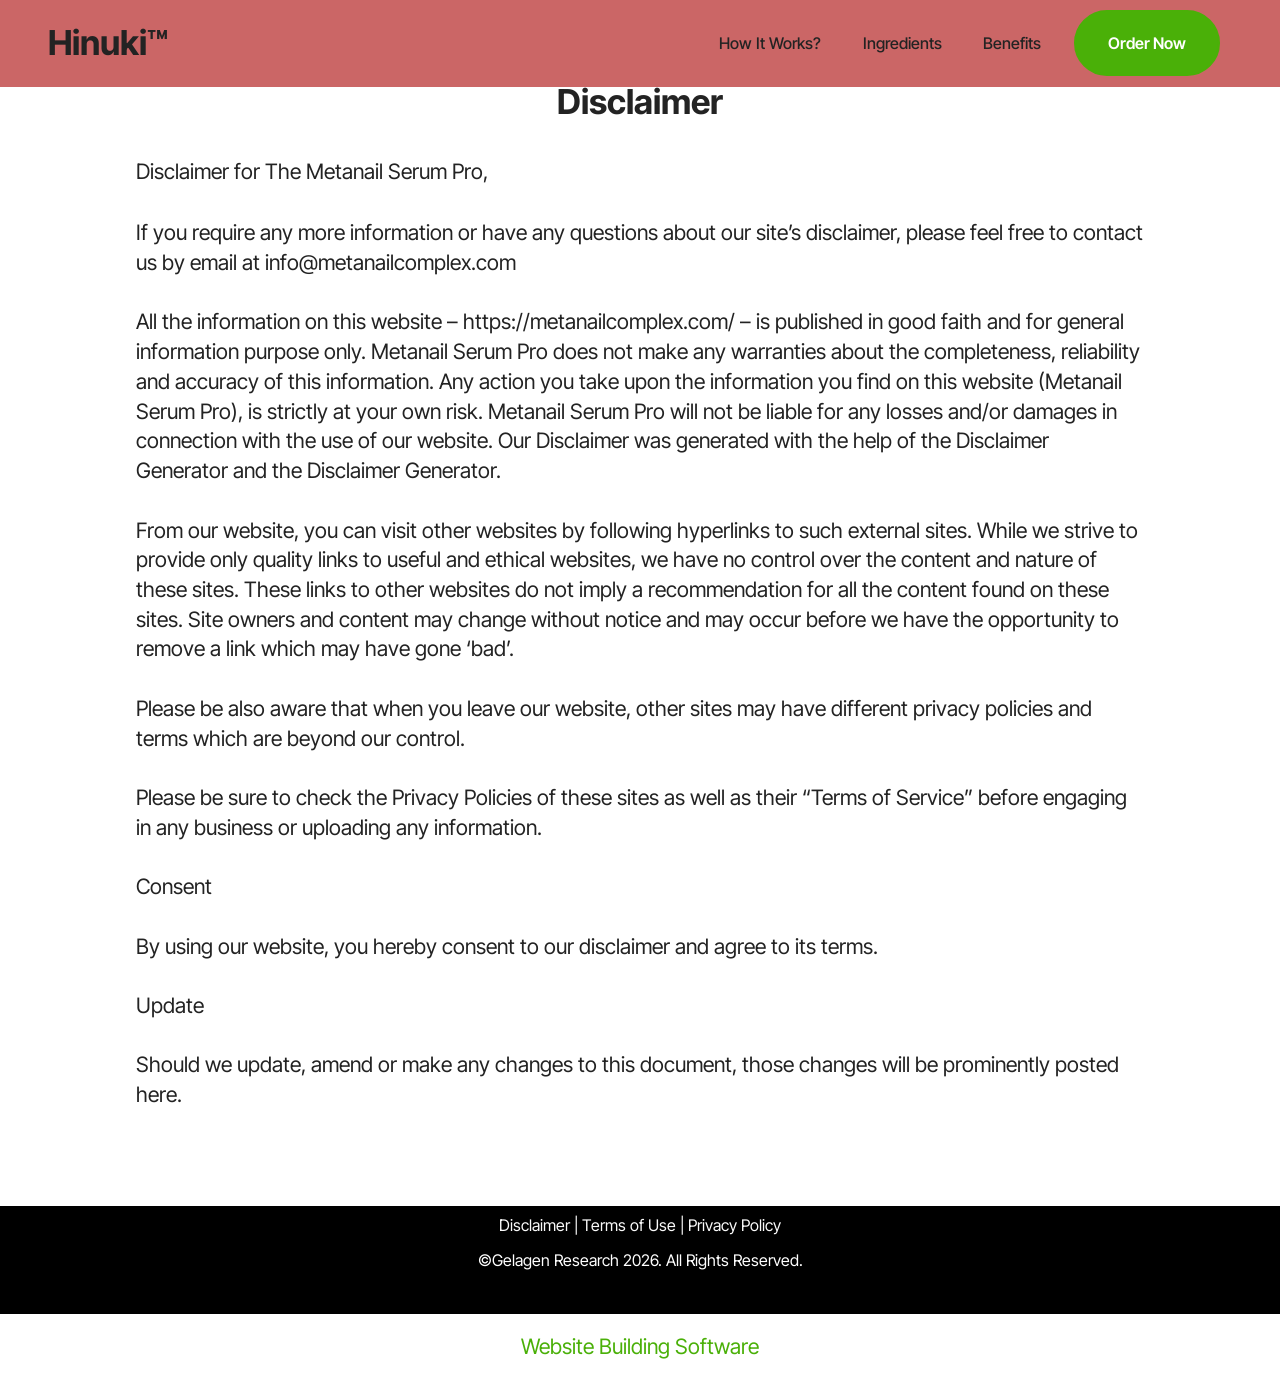
<file: disclaimer.html>
<!DOCTYPE html>
<html  lang="en">
<head>
  <!-- Site made with Mobirise Website Builder v6.1.12, https://mobirise.com -->
  <meta charset="UTF-8">
  <meta http-equiv="X-UA-Compatible" content="IE=edge">
  <meta name="generator" content="Mobirise v6.1.12, mobirise.com">
  <meta name="viewport" content="width=device-width, initial-scale=1, minimum-scale=1">
  <link rel="shortcut icon" href="assets/images/hinuki-sticks-pakage-1.webp" type="image/x-icon">
  <meta name="description" content="Disclaimer">
  
  
  <title>Disclaimer</title>
  <link rel="stylesheet" href="assets/bootstrap/css/bootstrap.min.css">
  <link rel="stylesheet" href="assets/dropdown/css/style.css">
  <link rel="stylesheet" href="assets/socicon/css/styles.css">
  <link rel="stylesheet" href="assets/theme/css/style.css">
  <link rel="preload" href="https://fonts.googleapis.com/css?family=Inter+Tight:100,200,300,400,500,600,700,800,900,100i,200i,300i,400i,500i,600i,700i,800i,900i&display=swap" as="style" onload="this.onload=null;this.rel='stylesheet'">
  <noscript><link rel="stylesheet" href="https://fonts.googleapis.com/css?family=Inter+Tight:100,200,300,400,500,600,700,800,900,100i,200i,300i,400i,500i,600i,700i,800i,900i&display=swap"></noscript>
  <link rel="preload" as="style" href="assets/mobirise/css/mbr-additional.css?v=m8AAqF"><link rel="stylesheet" href="assets/mobirise/css/mbr-additional.css?v=m8AAqF" type="text/css">

  
  
  
</head>
<body>
  
  <section data-bs-version="5.1" class="menu menu2 cid-vvjRE5VQ8q" once="menu" id="menu2-21">
    
    <nav class="navbar navbar-dropdown navbar-expand-lg">
        <div class="container">
            <div class="navbar-brand">
                
                <span class="navbar-caption-wrap"><a class="navbar-caption text-black text-primary display-2" href="https://mwebauditly.com/13389/610/2/?">Hinuki™<br></a></span>
            </div>
            <button class="navbar-toggler" type="button" data-toggle="collapse" data-bs-toggle="collapse" data-target="#navbarSupportedContent" data-bs-target="#navbarSupportedContent" aria-controls="navbarNavAltMarkup" aria-expanded="false" aria-label="Toggle navigation">
                <div class="hamburger">
                    <span></span>
                    <span></span>
                    <span></span>
                    <span></span>
                </div>
            </button>
            <div class="collapse navbar-collapse" id="navbarSupportedContent">
                <ul class="navbar-nav nav-dropdown" data-app-modern-menu="true"><li class="nav-item"><a class="nav-link link text-black text-primary display-4" href="index.html#header3-1m">How It Works?</a></li>
                    <li class="nav-item"><a class="nav-link link text-black text-primary display-4" href="index.html#features20-x">
                            Ingredients</a></li>
                    <li class="nav-item"><a class="nav-link link text-black text-primary display-4" href="index.html#header3-1n">Benefits</a>
                    </li></ul>
                
                <div class="navbar-buttons mbr-section-btn"><a class="btn btn-primary display-4" href="https://mwebauditly.com/13389/610/2/?">Order Now</a></div>
            </div>
        </div>
    </nav>
</section>

<section data-bs-version="5.1" class="content5 cid-v9iTd79zZ8" id="content5-1t">
    
    <div class="container">
        <div class="row justify-content-center">
            <div class="col-md-12 col-lg-10">
                <h3 class="mbr-section-title mbr-fonts-style mb-4 display-2">
                    <strong>Disclaimer</strong>
                </h3>
                <h4 class="mbr-section-subtitle mbr-fonts-style mb-4 display-7">Disclaimer for The Metanail Serum Pro,</h4>
                <p class="mbr-text mbr-fonts-style display-7">If you require any more information or have any questions about our site’s disclaimer, please feel free to contact us by email at info@metanailcomplex.com<br>
<br>All the information on this website – https://metanailcomplex.com/ – is published in good faith and for general information purpose only. Metanail Serum Pro does not make any warranties about the completeness, reliability and accuracy of this information. Any action you take upon the information you find on this website (Metanail Serum Pro), is strictly at your own risk. Metanail Serum Pro will not be liable for any losses and/or damages in connection with the use of our website. Our Disclaimer was generated with the help of the Disclaimer Generator and the Disclaimer Generator.
<br>
<br>From our website, you can visit other websites by following hyperlinks to such external sites. While we strive to provide only quality links to useful and ethical websites, we have no control over the content and nature of these sites. These links to other websites do not imply a recommendation for all the content found on these sites. Site owners and content may change without notice and may occur before we have the opportunity to remove a link which may have gone ‘bad’.
<br>
<br>Please be also aware that when you leave our website, other sites may have different privacy policies and terms which are beyond our control.
<br>
<br>Please be sure to check the Privacy Policies of these sites as well as their “Terms of Service” before engaging in any business or uploading any information.
<br>
<br>Consent
<br>
<br>By using our website, you hereby consent to our disclaimer and agree to its terms.
<br>
<br>Update
<br>
<br>Should we update, amend or make any changes to this document, those changes will be prominently posted here.</p>
            </div>
        </div>
    </div>
</section>

<section data-bs-version="5.1" class="footer3 cid-uSDDWmb6KM" once="footers" id="footer3-1s">

    

    

    <div class="container">
        <div class="media-container-row align-center mbr-white">
            
            
            <div class="JCB row row-copirayt">
            <p><a href="https://yourorderwasconfirmed.com/disclaimer/" class="text-white text-primary" target="_blank">Disclaimer</a> | <a href="https://yourorderwasconfirmed.com/terms-of-service/" class="text-white text-primary" target="_blank">Terms of Use</a>&nbsp;| <a href="https://yourorderwasconfirmed.com/privacy-policies/" class="text-white text-primary" target="_blank">Privacy&nbsp;Policy</a></p>
            
            <p class="mbr-text mb-0 mbr-fonts-style mbr-white align-center display-4">©Gelagen Research 2026. All Rights Reserved.</p>
                
                
            </div>
        </div>
    </div>
</section><section class="display-7" style="padding: 0;align-items: center;justify-content: center;flex-wrap: wrap;    align-content: center;display: flex;position: relative;height: 4rem;"><a href="https://mobiri.se/4429519" style="flex: 1 1;height: 4rem;position: absolute;width: 100%;z-index: 1;"><img alt="" style="height: 4rem;" src="[data-uri]"></a><p style="margin: 0;text-align: center;" class="display-7">&#8204;</p><a style="z-index:1" href="https://mobirise.com"> Website Building Software</a></section><script src="assets/bootstrap/js/bootstrap.bundle.min.js"></script>  <script src="assets/smoothscroll/smooth-scroll.js"></script>  <script src="assets/ytplayer/index.js"></script>  <script src="assets/dropdown/js/navbar-dropdown.js"></script>  <script src="assets/theme/js/script.js"></script>  
  
  
</body>
</html>
</file>
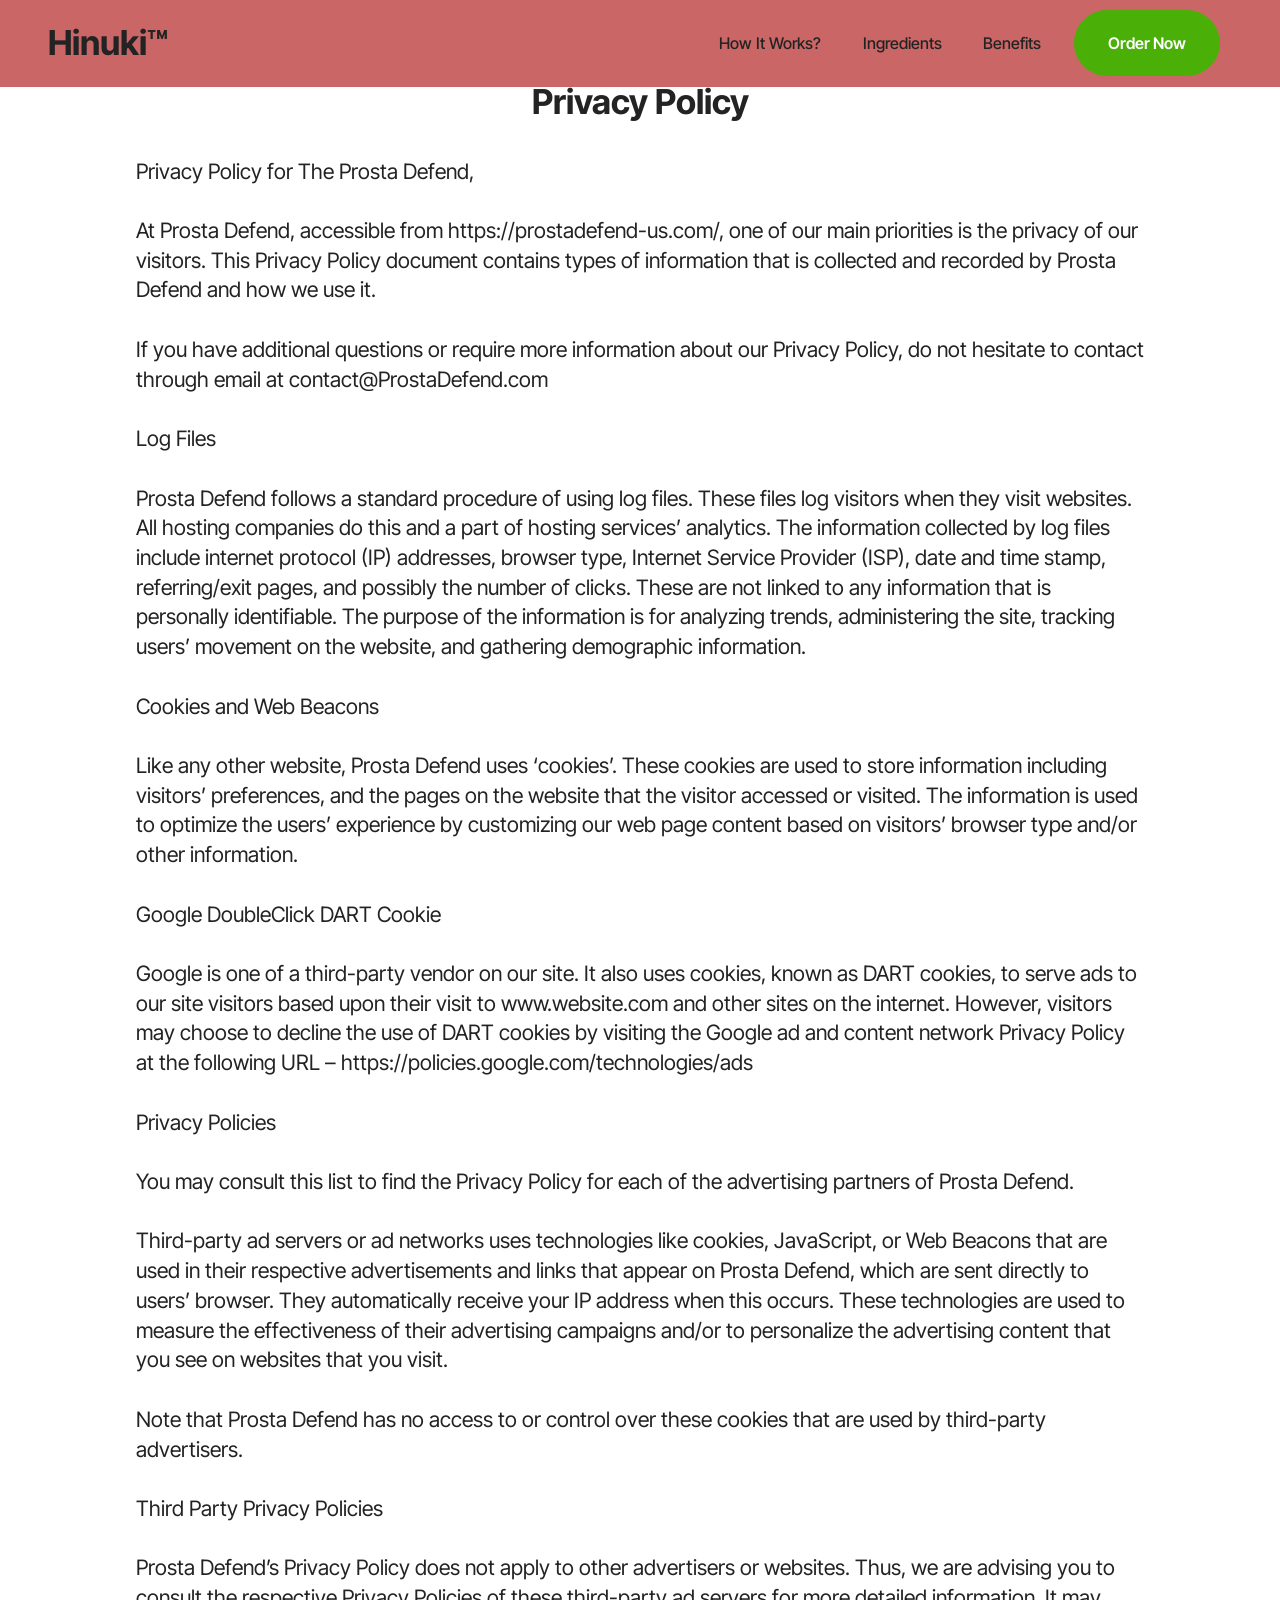
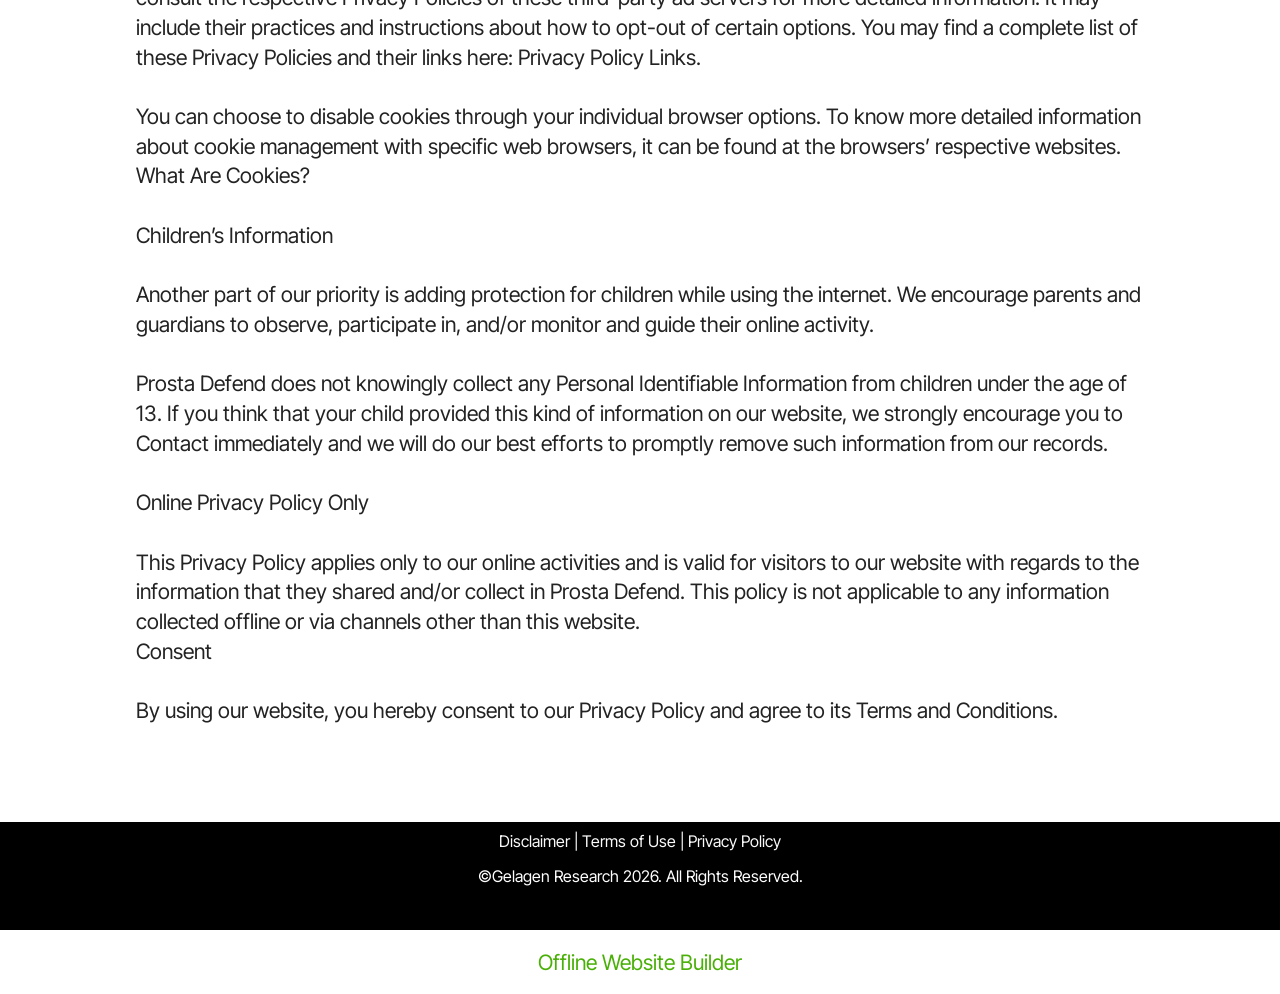
<file: privacy-policy.html>
<!DOCTYPE html>
<html  lang="en">
<head>
  <!-- Site made with Mobirise Website Builder v6.1.12, https://mobirise.com -->
  <meta charset="UTF-8">
  <meta http-equiv="X-UA-Compatible" content="IE=edge">
  <meta name="generator" content="Mobirise v6.1.12, mobirise.com">
  <meta name="viewport" content="width=device-width, initial-scale=1, minimum-scale=1">
  <link rel="shortcut icon" href="assets/images/hinuki-sticks-pakage-1.webp" type="image/x-icon">
  <meta name="description" content="Privacy Policy">
  
  
  <title>Privacy Policy</title>
  <link rel="stylesheet" href="assets/bootstrap/css/bootstrap.min.css">
  <link rel="stylesheet" href="assets/dropdown/css/style.css">
  <link rel="stylesheet" href="assets/socicon/css/styles.css">
  <link rel="stylesheet" href="assets/theme/css/style.css">
  <link rel="preload" href="https://fonts.googleapis.com/css?family=Inter+Tight:100,200,300,400,500,600,700,800,900,100i,200i,300i,400i,500i,600i,700i,800i,900i&display=swap" as="style" onload="this.onload=null;this.rel='stylesheet'">
  <noscript><link rel="stylesheet" href="https://fonts.googleapis.com/css?family=Inter+Tight:100,200,300,400,500,600,700,800,900,100i,200i,300i,400i,500i,600i,700i,800i,900i&display=swap"></noscript>
  <link rel="preload" as="style" href="assets/mobirise/css/mbr-additional.css?v=sCzg92"><link rel="stylesheet" href="assets/mobirise/css/mbr-additional.css?v=sCzg92" type="text/css">

  
  
  
</head>
<body>
  
  <section data-bs-version="5.1" class="menu menu2 cid-vvjRE5VQ8q" once="menu" id="menu2-21">
    
    <nav class="navbar navbar-dropdown navbar-expand-lg">
        <div class="container">
            <div class="navbar-brand">
                
                <span class="navbar-caption-wrap"><a class="navbar-caption text-black text-primary display-2" href="https://mwebauditly.com/13389/610/2/?">Hinuki™<br></a></span>
            </div>
            <button class="navbar-toggler" type="button" data-toggle="collapse" data-bs-toggle="collapse" data-target="#navbarSupportedContent" data-bs-target="#navbarSupportedContent" aria-controls="navbarNavAltMarkup" aria-expanded="false" aria-label="Toggle navigation">
                <div class="hamburger">
                    <span></span>
                    <span></span>
                    <span></span>
                    <span></span>
                </div>
            </button>
            <div class="collapse navbar-collapse" id="navbarSupportedContent">
                <ul class="navbar-nav nav-dropdown" data-app-modern-menu="true"><li class="nav-item"><a class="nav-link link text-black text-primary display-4" href="index.html#header3-1m">How It Works?</a></li>
                    <li class="nav-item"><a class="nav-link link text-black text-primary display-4" href="index.html#features20-x">
                            Ingredients</a></li>
                    <li class="nav-item"><a class="nav-link link text-black text-primary display-4" href="index.html#header3-1n">Benefits</a>
                    </li></ul>
                
                <div class="navbar-buttons mbr-section-btn"><a class="btn btn-primary display-4" href="https://mwebauditly.com/13389/610/2/?">Order Now</a></div>
            </div>
        </div>
    </nav>
</section>

<section data-bs-version="5.1" class="content5 cid-v9iSN8Kppa" id="content5-1r">
    
    <div class="container">
        <div class="row justify-content-center">
            <div class="col-md-12 col-lg-10">
                <h3 class="mbr-section-title mbr-fonts-style mb-4 display-2"><strong>Privacy Policy</strong></h3>
                
                <p class="mbr-text mbr-fonts-style display-7">Privacy Policy for The Prosta Defend,
<br>
<br>At Prosta Defend, accessible from https://prostadefend-us.com/, one of our main priorities is the privacy of our visitors. This Privacy Policy document contains types of information that is collected and recorded by Prosta Defend and how we use it.
<br>
<br>If you have additional questions or require more information about our Privacy Policy, do not hesitate to contact through email at contact@ProstaDefend.com
<br>
<br>Log Files
<br>
<br>Prosta Defend follows a standard procedure of using log files. These files log visitors when they visit websites. All hosting companies do this and a part of hosting services’ analytics. The information collected by log files include internet protocol (IP) addresses, browser type, Internet Service Provider (ISP), date and time stamp, referring/exit pages, and possibly the number of clicks. These are not linked to any information that is personally identifiable. The purpose of the information is for analyzing trends, administering the site, tracking users’ movement on the website, and gathering demographic information.
<br>
<br>Cookies and Web Beacons
<br>
<br>Like any other website, Prosta Defend uses ‘cookies’. These cookies are used to store information including visitors’ preferences, and the pages on the website that the visitor accessed or visited. The information is used to optimize the users’ experience by customizing our web page content based on visitors’ browser type and/or other information.
<br>
<br>Google DoubleClick DART Cookie
<br>
<br>Google is one of a third-party vendor on our site. It also uses cookies, known as DART cookies, to serve ads to our site visitors based upon their visit to www.website.com and other sites on the internet. However, visitors may choose to decline the use of DART cookies by visiting the Google ad and content network Privacy Policy at the following URL – https://policies.google.com/technologies/ads
<br>
<br>Privacy Policies
<br>
<br>You may consult this list to find the Privacy Policy for each of the advertising partners of Prosta Defend.
<br>
<br>Third-party ad servers or ad networks uses technologies like cookies, JavaScript, or Web Beacons that are used in their respective advertisements and links that appear on Prosta Defend, which are sent directly to users’ browser. They automatically receive your IP address when this occurs. These technologies are used to measure the effectiveness of their advertising campaigns and/or to personalize the advertising content that you see on websites that you visit.
<br>
<br>Note that Prosta Defend has no access to or control over these cookies that are used by third-party advertisers.
<br>
<br>Third Party Privacy Policies
<br>
<br>Prosta Defend’s Privacy Policy does not apply to other advertisers or websites. Thus, we are advising you to consult the respective Privacy Policies of these third-party ad servers for more detailed information. It may include their practices and instructions about how to opt-out of certain options. You may find a complete list of these Privacy Policies and their links here: Privacy Policy Links.
<br>
<br>You can choose to disable cookies through your individual browser options. To know more detailed information about cookie management with specific web browsers, it can be found at the browsers’ respective websites. What Are Cookies?
<br>
<br>Children’s Information
<br>
<br>Another part of our priority is adding protection for children while using the internet. We encourage parents and guardians to observe, participate in, and/or monitor and guide their online activity.
<br>
<br>Prosta Defend does not knowingly collect any Personal Identifiable Information from children under the age of 13. If you think that your child provided this kind of information on our website, we strongly encourage you to Contact immediately and we will do our best efforts to promptly remove such information from our records.
<br>
<br>Online Privacy Policy Only
<br>
<br>This Privacy Policy applies only to our online activities and is valid for visitors to our website with regards to the information that they shared and/or collect in Prosta Defend. This policy is not applicable to any information collected offline or via channels other than this website.
<br>Consent
<br>
<br>By using our website, you hereby consent to our Privacy Policy and agree to its Terms and Conditions.</p>
            </div>
        </div>
    </div>
</section>

<section data-bs-version="5.1" class="footer3 cid-uSDDWmb6KM" once="footers" id="footer3-1q">

    

    

    <div class="container">
        <div class="media-container-row align-center mbr-white">
            
            
            <div class="JCB row row-copirayt">
            <p><a href="https://yourorderwasconfirmed.com/disclaimer/" class="text-white text-primary" target="_blank">Disclaimer</a> | <a href="https://yourorderwasconfirmed.com/terms-of-service/" class="text-white text-primary" target="_blank">Terms of Use</a>&nbsp;| <a href="https://yourorderwasconfirmed.com/privacy-policies/" class="text-white text-primary" target="_blank">Privacy&nbsp;Policy</a></p>
            
            <p class="mbr-text mb-0 mbr-fonts-style mbr-white align-center display-4">©Gelagen Research 2026. All Rights Reserved.</p>
                
                
            </div>
        </div>
    </div>
</section><section class="display-7" style="padding: 0;align-items: center;justify-content: center;flex-wrap: wrap;    align-content: center;display: flex;position: relative;height: 4rem;"><a href="https://mobiri.se/4429519" style="flex: 1 1;height: 4rem;position: absolute;width: 100%;z-index: 1;"><img alt="" style="height: 4rem;" src="[data-uri]"></a><p style="margin: 0;text-align: center;" class="display-7">&#8204;</p><a style="z-index:1" href="https://mobirise.com/offline-website-builder.html">Offline Website Builder</a></section><script src="assets/bootstrap/js/bootstrap.bundle.min.js"></script>  <script src="assets/smoothscroll/smooth-scroll.js"></script>  <script src="assets/ytplayer/index.js"></script>  <script src="assets/dropdown/js/navbar-dropdown.js"></script>  <script src="assets/theme/js/script.js"></script>  
  
  
</body>
</html>
</file>
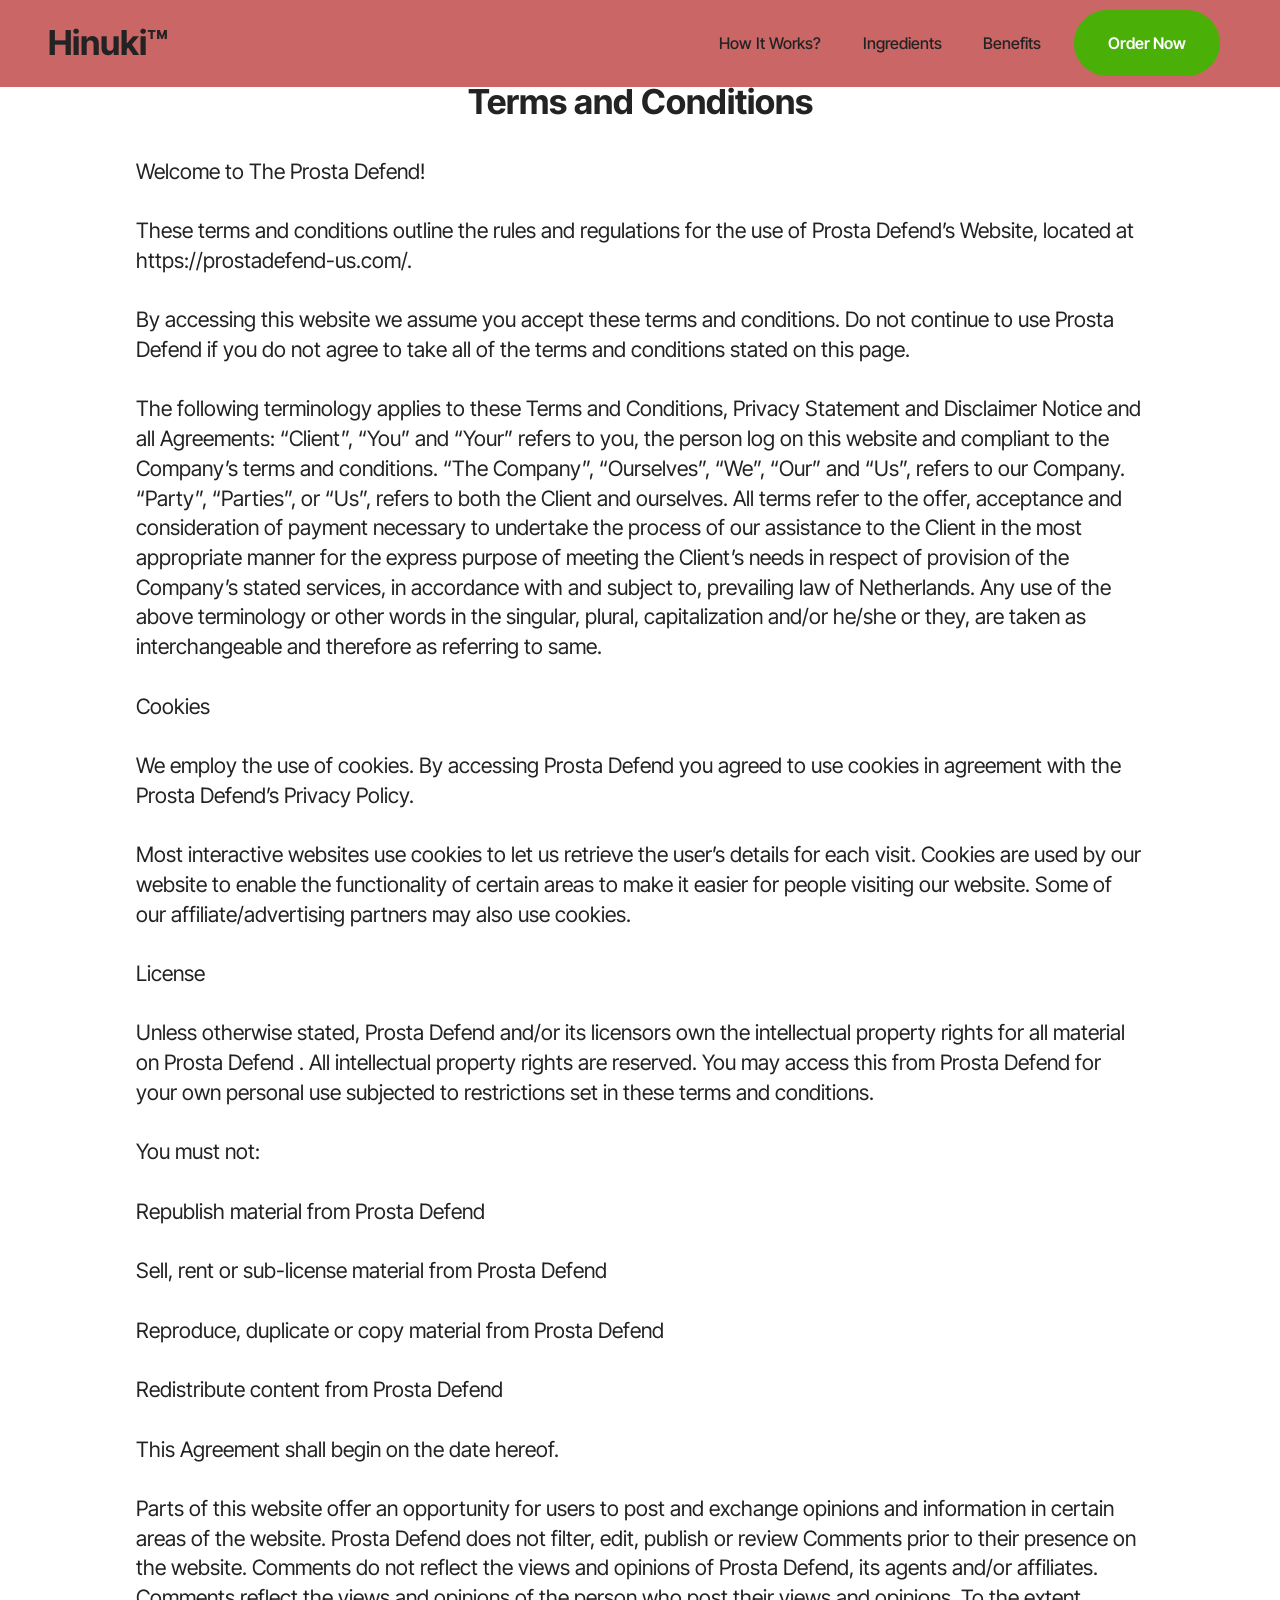
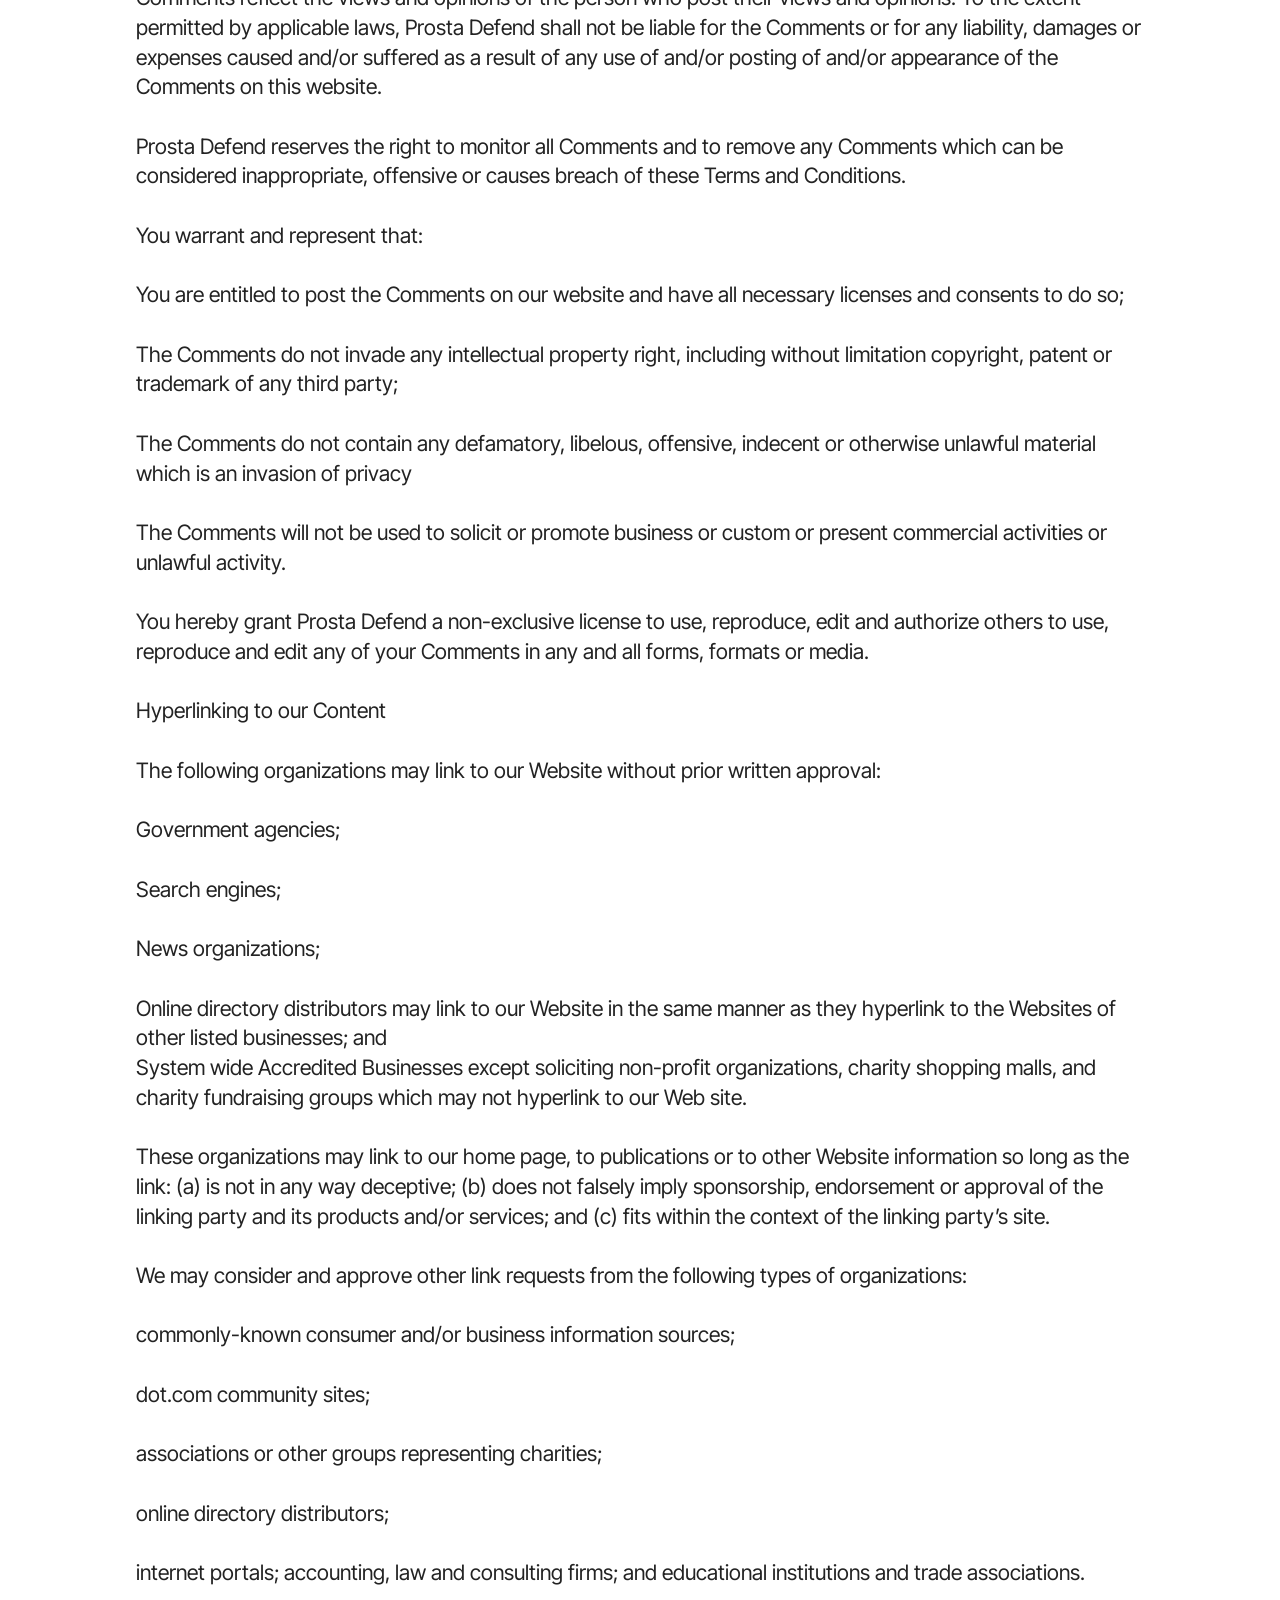
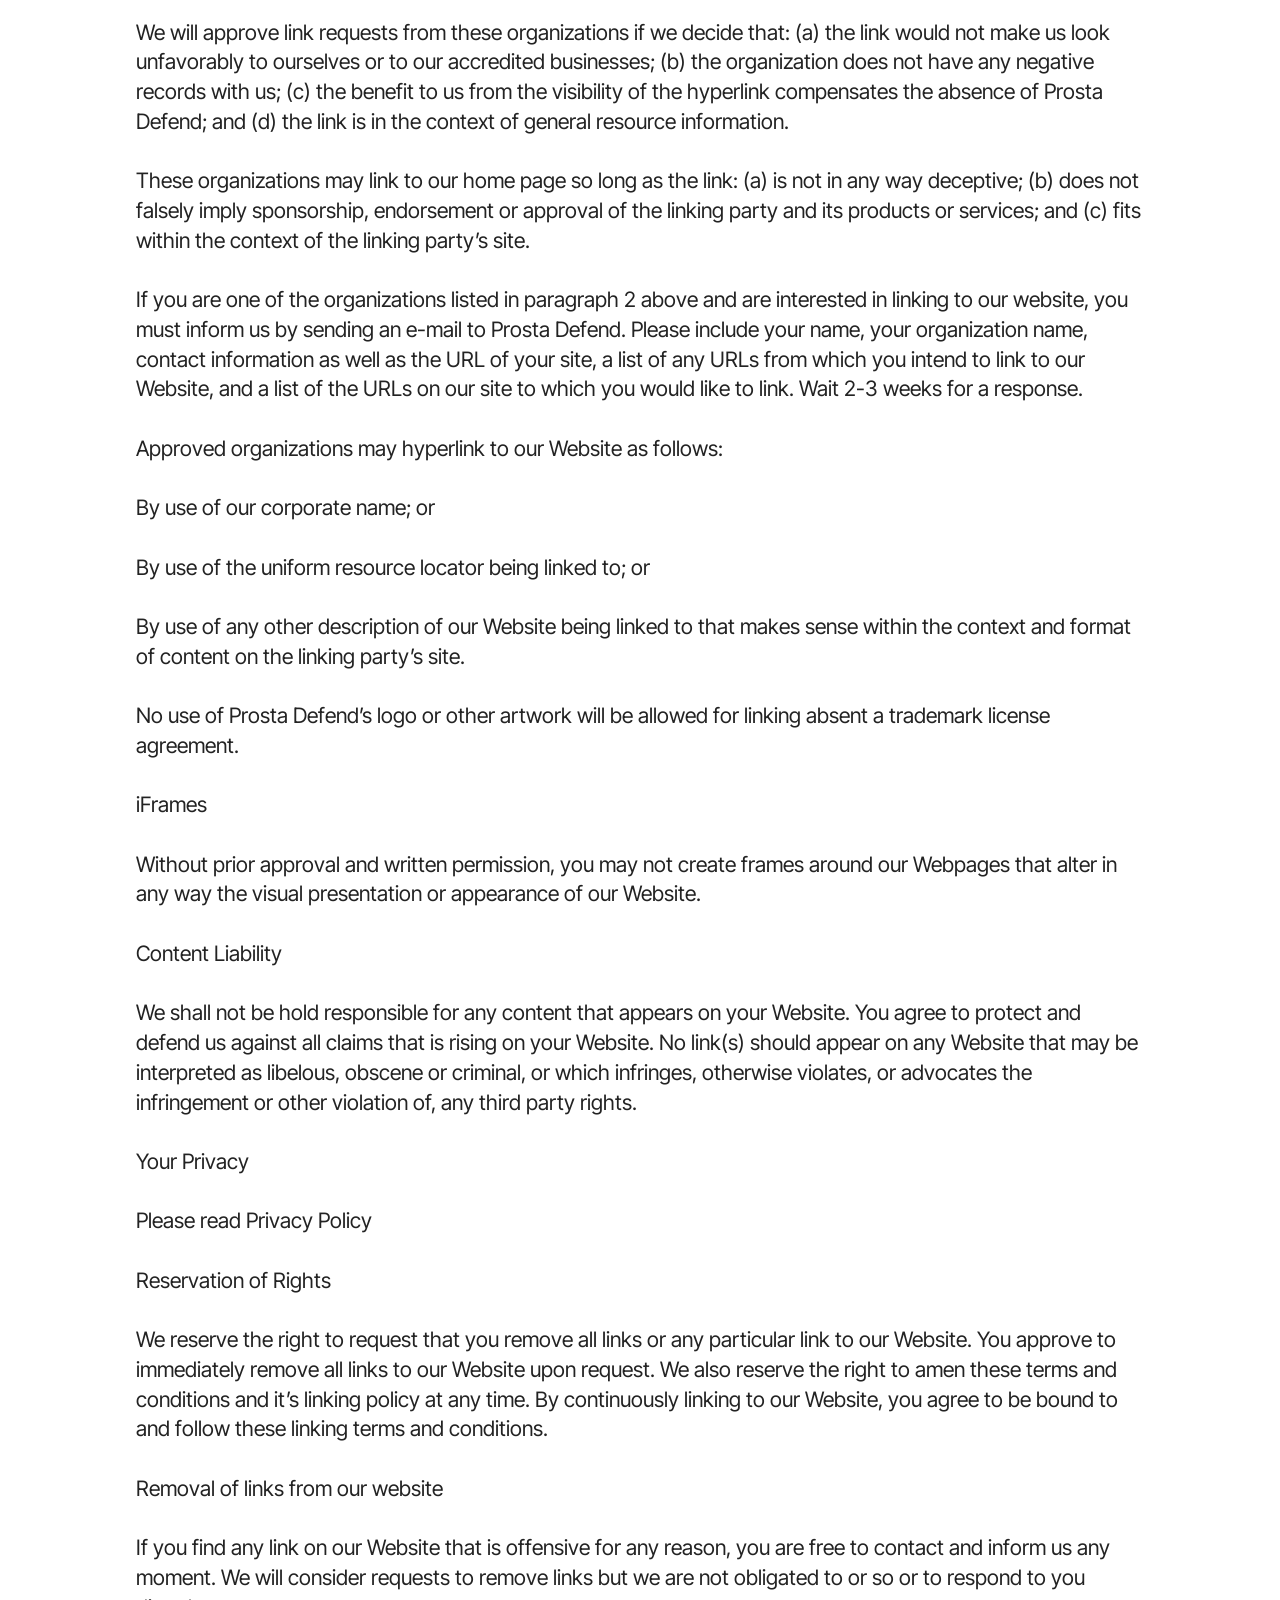
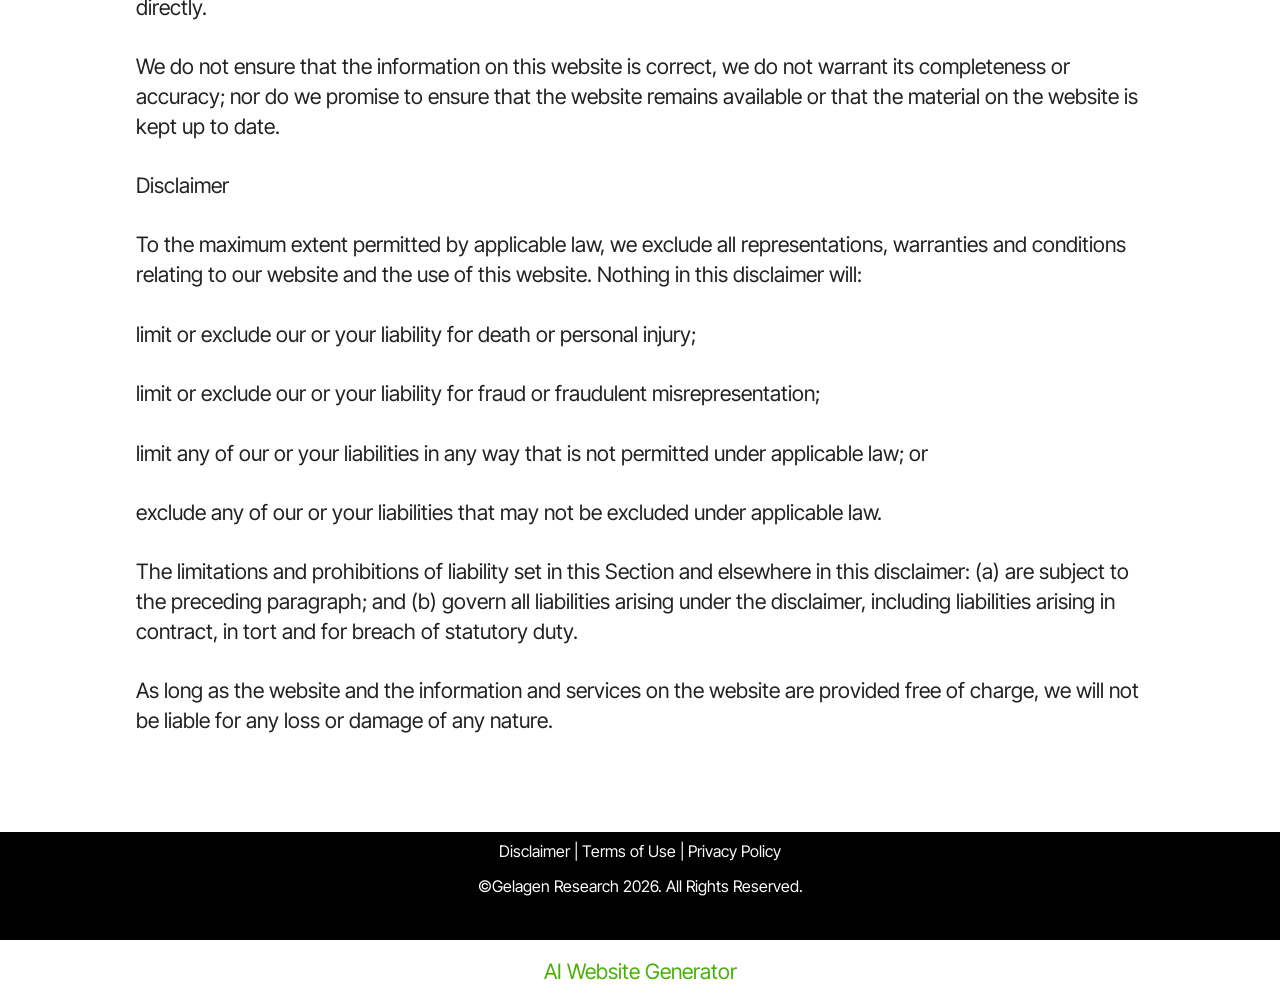
<file: terms.html>
<!DOCTYPE html>
<html  lang="en">
<head>
  <!-- Site made with Mobirise Website Builder v6.1.12, https://mobirise.com -->
  <meta charset="UTF-8">
  <meta http-equiv="X-UA-Compatible" content="IE=edge">
  <meta name="generator" content="Mobirise v6.1.12, mobirise.com">
  <meta name="viewport" content="width=device-width, initial-scale=1, minimum-scale=1">
  <link rel="shortcut icon" href="assets/images/hinuki-sticks-pakage-1.webp" type="image/x-icon">
  <meta name="description" content="Terms and Conditions">
  
  
  <title>Terms and Conditions</title>
  <link rel="stylesheet" href="assets/bootstrap/css/bootstrap.min.css">
  <link rel="stylesheet" href="assets/dropdown/css/style.css">
  <link rel="stylesheet" href="assets/socicon/css/styles.css">
  <link rel="stylesheet" href="assets/theme/css/style.css">
  <link rel="preload" href="https://fonts.googleapis.com/css?family=Inter+Tight:100,200,300,400,500,600,700,800,900,100i,200i,300i,400i,500i,600i,700i,800i,900i&display=swap" as="style" onload="this.onload=null;this.rel='stylesheet'">
  <noscript><link rel="stylesheet" href="https://fonts.googleapis.com/css?family=Inter+Tight:100,200,300,400,500,600,700,800,900,100i,200i,300i,400i,500i,600i,700i,800i,900i&display=swap"></noscript>
  <link rel="preload" as="style" href="assets/mobirise/css/mbr-additional.css?v=p9koTw"><link rel="stylesheet" href="assets/mobirise/css/mbr-additional.css?v=p9koTw" type="text/css">

  
  
  
</head>
<body>
  
  <section data-bs-version="5.1" class="menu menu2 cid-vvjRE5VQ8q" once="menu" id="menu2-21">
    
    <nav class="navbar navbar-dropdown navbar-expand-lg">
        <div class="container">
            <div class="navbar-brand">
                
                <span class="navbar-caption-wrap"><a class="navbar-caption text-black text-primary display-2" href="https://mwebauditly.com/13389/610/2/?">Hinuki™<br></a></span>
            </div>
            <button class="navbar-toggler" type="button" data-toggle="collapse" data-bs-toggle="collapse" data-target="#navbarSupportedContent" data-bs-target="#navbarSupportedContent" aria-controls="navbarNavAltMarkup" aria-expanded="false" aria-label="Toggle navigation">
                <div class="hamburger">
                    <span></span>
                    <span></span>
                    <span></span>
                    <span></span>
                </div>
            </button>
            <div class="collapse navbar-collapse" id="navbarSupportedContent">
                <ul class="navbar-nav nav-dropdown" data-app-modern-menu="true"><li class="nav-item"><a class="nav-link link text-black text-primary display-4" href="index.html#header3-1m">How It Works?</a></li>
                    <li class="nav-item"><a class="nav-link link text-black text-primary display-4" href="index.html#features20-x">
                            Ingredients</a></li>
                    <li class="nav-item"><a class="nav-link link text-black text-primary display-4" href="index.html#header3-1n">Benefits</a>
                    </li></ul>
                
                <div class="navbar-buttons mbr-section-btn"><a class="btn btn-primary display-4" href="https://mwebauditly.com/13389/610/2/?">Order Now</a></div>
            </div>
        </div>
    </nav>
</section>

<section data-bs-version="5.1" class="content5 cid-v9iRNTFE0Z" id="content5-1p">
    
    <div class="container">
        <div class="row justify-content-center">
            <div class="col-md-12 col-lg-10">
                <h3 class="mbr-section-title mbr-fonts-style mb-4 display-2"><strong>Terms and Conditions</strong></h3>
                
                <p class="mbr-text mbr-fonts-style display-7">Welcome to The Prosta Defend!
<br>
<br>These terms and conditions outline the rules and regulations for the use of Prosta Defend’s Website, located at https://prostadefend-us.com/.
<br>
<br>By accessing this website we assume you accept these terms and conditions. Do not continue to use Prosta Defend if you do not agree to take all of the terms and conditions stated on this page.
<br>
<br>The following terminology applies to these Terms and Conditions, Privacy Statement and Disclaimer Notice and all Agreements: “Client”, “You” and “Your” refers to you, the person log on this website and compliant to the Company’s terms and conditions. “The Company”, “Ourselves”, “We”, “Our” and “Us”, refers to our Company. “Party”, “Parties”, or “Us”, refers to both the Client and ourselves. All terms refer to the offer, acceptance and consideration of payment necessary to undertake the process of our assistance to the Client in the most appropriate manner for the express purpose of meeting the Client’s needs in respect of provision of the Company’s stated services, in accordance with and subject to, prevailing law of Netherlands. Any use of the above terminology or other words in the singular, plural, capitalization and/or he/she or they, are taken as interchangeable and therefore as referring to same.
<br>
<br>Cookies
<br>
<br>We employ the use of cookies. By accessing Prosta Defend you agreed to use cookies in agreement with the Prosta Defend’s Privacy Policy.
<br>
<br>Most interactive websites use cookies to let us retrieve the user’s details for each visit. Cookies are used by our website to enable the functionality of certain areas to make it easier for people visiting our website. Some of our affiliate/advertising partners may also use cookies.
<br>
<br>License
<br>
<br>Unless otherwise stated, Prosta Defend and/or its licensors own the intellectual property rights for all material on Prosta Defend . All intellectual property rights are reserved. You may access this from Prosta Defend for your own personal use subjected to restrictions set in these terms and conditions.
<br>
<br>You must not:
<br>
<br>Republish material from Prosta Defend
<br>
<br>Sell, rent or sub-license material from Prosta Defend
<br>
<br>Reproduce, duplicate or copy material from Prosta Defend
<br>
<br>Redistribute content from Prosta Defend
<br>
<br>This Agreement shall begin on the date hereof.
<br>
<br>Parts of this website offer an opportunity for users to post and exchange opinions and information in certain areas of the website. Prosta Defend does not filter, edit, publish or review Comments prior to their presence on the website. Comments do not reflect the views and opinions of Prosta Defend, its agents and/or affiliates. Comments reflect the views and opinions of the person who post their views and opinions. To the extent permitted by applicable laws, Prosta Defend shall not be liable for the Comments or for any liability, damages or expenses caused and/or suffered as a result of any use of and/or posting of and/or appearance of the Comments on this website.
<br>
<br>Prosta Defend reserves the right to monitor all Comments and to remove any Comments which can be considered inappropriate, offensive or causes breach of these Terms and Conditions.
<br>
<br>You warrant and represent that:
<br>
<br>You are entitled to post the Comments on our website and have all necessary licenses and consents to do so;
<br>
<br>The Comments do not invade any intellectual property right, including without limitation copyright, patent or trademark of any third party;
<br>
<br>The Comments do not contain any defamatory, libelous, offensive, indecent or otherwise unlawful material which is an invasion of privacy
<br>
<br>The Comments will not be used to solicit or promote business or custom or present commercial activities or unlawful activity.
<br>
<br>You hereby grant Prosta Defend a non-exclusive license to use, reproduce, edit and authorize others to use, reproduce and edit any of your Comments in any and all forms, formats or media.
<br>
<br>Hyperlinking to our Content
<br>
<br>The following organizations may link to our Website without prior written approval:
<br>
<br>Government agencies;
<br>
<br>Search engines;
<br>
<br>News organizations;
<br>
<br>Online directory distributors may link to our Website in the same manner as they hyperlink to the Websites of other listed businesses; and
<br>System wide Accredited Businesses except soliciting non-profit organizations, charity shopping malls, and charity fundraising groups which may not hyperlink to our Web site.
<br>
<br>These organizations may link to our home page, to publications or to other Website information so long as the link: (a) is not in any way deceptive; (b) does not falsely imply sponsorship, endorsement or approval of the linking party and its products and/or services; and (c) fits within the context of the linking party’s site.
<br>
<br>We may consider and approve other link requests from the following types of organizations:
<br>
<br>commonly-known consumer and/or business information sources;
<br>
<br>dot.com community sites;
<br>
<br>associations or other groups representing charities;
<br>
<br>online directory distributors;
<br>
<br>internet portals; accounting, law and consulting firms; and educational institutions and trade associations.
<br>
<br>We will approve link requests from these organizations if we decide that: (a) the link would not make us look unfavorably to ourselves or to our accredited businesses; (b) the organization does not have any negative records with us; (c) the benefit to us from the visibility of the hyperlink compensates the absence of Prosta Defend; and (d) the link is in the context of general resource information.
<br>
<br>These organizations may link to our home page so long as the link: (a) is not in any way deceptive; (b) does not falsely imply sponsorship, endorsement or approval of the linking party and its products or services; and (c) fits within the context of the linking party’s site.
<br>
<br>If you are one of the organizations listed in paragraph 2 above and are interested in linking to our website, you must inform us by sending an e-mail to Prosta Defend. Please include your name, your organization name, contact information as well as the URL of your site, a list of any URLs from which you intend to link to our Website, and a list of the URLs on our site to which you would like to link. Wait 2-3 weeks for a response.
<br>
<br>Approved organizations may hyperlink to our Website as follows:
<br>
<br>By use of our corporate name; or
<br>
<br>By use of the uniform resource locator being linked to; or
<br>
<br>By use of any other description of our Website being linked to that makes sense within the context and format of content on the linking party’s site.
<br>
<br>No use of Prosta Defend’s logo or other artwork will be allowed for linking absent a trademark license agreement.
<br>
<br>iFrames
<br>
<br>Without prior approval and written permission, you may not create frames around our Webpages that alter in any way the visual presentation or appearance of our Website.
<br>
<br>Content Liability
<br>
<br>We shall not be hold responsible for any content that appears on your Website. You agree to protect and defend us against all claims that is rising on your Website. No link(s) should appear on any Website that may be interpreted as libelous, obscene or criminal, or which infringes, otherwise violates, or advocates the infringement or other violation of, any third party rights.
<br>
<br>Your Privacy
<br>
<br>Please read Privacy Policy
<br>
<br>Reservation of Rights
<br>
<br>We reserve the right to request that you remove all links or any particular link to our Website. You approve to immediately remove all links to our Website upon request. We also reserve the right to amen these terms and conditions and it’s linking policy at any time. By continuously linking to our Website, you agree to be bound to and follow these linking terms and conditions.
<br>
<br>Removal of links from our website
<br>
<br>If you find any link on our Website that is offensive for any reason, you are free to contact and inform us any moment. We will consider requests to remove links but we are not obligated to or so or to respond to you directly.
<br>
<br>We do not ensure that the information on this website is correct, we do not warrant its completeness or accuracy; nor do we promise to ensure that the website remains available or that the material on the website is kept up to date.
<br>
<br>Disclaimer
<br>
<br>To the maximum extent permitted by applicable law, we exclude all representations, warranties and conditions relating to our website and the use of this website. Nothing in this disclaimer will:
<br>
<br>limit or exclude our or your liability for death or personal injury;
<br>
<br>limit or exclude our or your liability for fraud or fraudulent misrepresentation;
<br>
<br>limit any of our or your liabilities in any way that is not permitted under applicable law; or
<br>
<br>exclude any of our or your liabilities that may not be excluded under applicable law.
<br>
<br>The limitations and prohibitions of liability set in this Section and elsewhere in this disclaimer: (a) are subject to the preceding paragraph; and (b) govern all liabilities arising under the disclaimer, including liabilities arising in contract, in tort and for breach of statutory duty.
<br>
<br>As long as the website and the information and services on the website are provided free of charge, we will not be liable for any loss or damage of any nature.</p>
            </div>
        </div>
    </div>
</section>

<section data-bs-version="5.1" class="footer3 cid-uSDDWmb6KM" once="footers" id="footer3-1o">

    

    

    <div class="container">
        <div class="media-container-row align-center mbr-white">
            
            
            <div class="JCB row row-copirayt">
            <p><a href="https://yourorderwasconfirmed.com/disclaimer/" class="text-white text-primary" target="_blank">Disclaimer</a> | <a href="https://yourorderwasconfirmed.com/terms-of-service/" class="text-white text-primary" target="_blank">Terms of Use</a>&nbsp;| <a href="https://yourorderwasconfirmed.com/privacy-policies/" class="text-white text-primary" target="_blank">Privacy&nbsp;Policy</a></p>
            
            <p class="mbr-text mb-0 mbr-fonts-style mbr-white align-center display-4">©Gelagen Research 2026. All Rights Reserved.</p>
                
                
            </div>
        </div>
    </div>
</section><section class="display-7" style="padding: 0;align-items: center;justify-content: center;flex-wrap: wrap;    align-content: center;display: flex;position: relative;height: 4rem;"><a href="https://mobiri.se/4429519" style="flex: 1 1;height: 4rem;position: absolute;width: 100%;z-index: 1;"><img alt="" style="height: 4rem;" src="[data-uri]"></a><p style="margin: 0;text-align: center;" class="display-7">&#8204;</p><a style="z-index:1" href="https://mobirise.com/builder/ai-website-generator.html">AI Website Generator</a></section><script src="assets/bootstrap/js/bootstrap.bundle.min.js"></script>  <script src="assets/smoothscroll/smooth-scroll.js"></script>  <script src="assets/ytplayer/index.js"></script>  <script src="assets/dropdown/js/navbar-dropdown.js"></script>  <script src="assets/theme/js/script.js"></script>  
  
  
</body>
</html>
</file>
<file: assets/web/assets/mobirise-icons2/mobirise2.css>
@font-face {
  font-family: 'Moririse2';
  font-display: swap;
  src:  url('mobirise2.eot?f2bix4');
  src:  url('mobirise2.eot?f2bix4#iefix') format('embedded-opentype'),
    url('mobirise2.woff2?f2bix4') format('woff2'),
    url('mobirise2.woff?f2bix4') format('woff'),
    url('mobirise2.ttf?f2bix4') format('truetype'),
    url('mobirise2.svg?f2bix4#mobirise2') format('svg');
  font-weight: normal;
  font-style: normal;
}

[class^="mobi-"], [class*=" mobi-"] {
  /* use !important to prevent issues with browser extensions that change fonts */
  font-family: 'Moririse2' !important;
  speak: none;
  font-style: normal;
  font-weight: normal;
  font-variant: normal;
  text-transform: none;
  line-height: 1;

  /* Better Font Rendering =========== */
  -webkit-font-smoothing: antialiased;
  -moz-osx-font-smoothing: grayscale;
}

.mobi-mbri-add-submenu:before {
  content: "\e900";
}
.mobi-mbri-alert:before {
  content: "\e901";
}
.mobi-mbri-align-center:before {
  content: "\e902";
}
.mobi-mbri-align-justify:before {
  content: "\e903";
}
.mobi-mbri-align-left:before {
  content: "\e904";
}
.mobi-mbri-align-right:before {
  content: "\e905";
}
.mobi-mbri-android:before {
  content: "\e906";
}
.mobi-mbri-apple:before {
  content: "\e907";
}
.mobi-mbri-arrow-down:before {
  content: "\e908";
}
.mobi-mbri-arrow-next:before {
  content: "\e909";
}
.mobi-mbri-arrow-prev:before {
  content: "\e90a";
}
.mobi-mbri-arrow-up:before {
  content: "\e90b";
}
.mobi-mbri-bold:before {
  content: "\e90c";
}
.mobi-mbri-bookmark:before {
  content: "\e90d";
}
.mobi-mbri-bootstrap:before {
  content: "\e90e";
}
.mobi-mbri-briefcase:before {
  content: "\e90f";
}
.mobi-mbri-browse:before {
  content: "\e910";
}
.mobi-mbri-bulleted-list:before {
  content: "\e911";
}
.mobi-mbri-calendar:before {
  content: "\e912";
}
.mobi-mbri-camera:before {
  content: "\e913";
}
.mobi-mbri-cart-add:before {
  content: "\e914";
}
.mobi-mbri-cart-full:before {
  content: "\e915";
}
.mobi-mbri-cash:before {
  content: "\e916";
}
.mobi-mbri-change-style:before {
  content: "\e917";
}
.mobi-mbri-chat:before {
  content: "\e918";
}
.mobi-mbri-clock:before {
  content: "\e919";
}
.mobi-mbri-close:before {
  content: "\e91a";
}
.mobi-mbri-cloud:before {
  content: "\e91b";
}
.mobi-mbri-code:before {
  content: "\e91c";
}
.mobi-mbri-contact-form:before {
  content: "\e91d";
}
.mobi-mbri-credit-card:before {
  content: "\e91e";
}
.mobi-mbri-cursor-click:before {
  content: "\e91f";
}
.mobi-mbri-cust-feedback:before {
  content: "\e920";
}
.mobi-mbri-database:before {
  content: "\e921";
}
.mobi-mbri-delivery:before {
  content: "\e922";
}
.mobi-mbri-desktop:before {
  content: "\e923";
}
.mobi-mbri-devices:before {
  content: "\e924";
}
.mobi-mbri-down:before {
  content: "\e925";
}
.mobi-mbri-download-2:before {
  content: "\e926";
}
.mobi-mbri-download:before {
  content: "\e927";
}
.mobi-mbri-drag-n-drop-2:before {
  content: "\e928";
}
.mobi-mbri-drag-n-drop:before {
  content: "\e929";
}
.mobi-mbri-edit-2:before {
  content: "\e92a";
}
.mobi-mbri-edit:before {
  content: "\e92b";
}
.mobi-mbri-error:before {
  content: "\e92c";
}
.mobi-mbri-extension:before {
  content: "\e92d";
}
.mobi-mbri-features:before {
  content: "\e92e";
}
.mobi-mbri-file:before {
  content: "\e92f";
}
.mobi-mbri-flag:before {
  content: "\e930";
}
.mobi-mbri-folder:before {
  content: "\e931";
}
.mobi-mbri-gift:before {
  content: "\e932";
}
.mobi-mbri-github:before {
  content: "\e933";
}
.mobi-mbri-globe-2:before {
  content: "\e934";
}
.mobi-mbri-globe:before {
  content: "\e935";
}
.mobi-mbri-growing-chart:before {
  content: "\e936";
}
.mobi-mbri-hearth:before {
  content: "\e937";
}
.mobi-mbri-help:before {
  content: "\e938";
}
.mobi-mbri-home:before {
  content: "\e939";
}
.mobi-mbri-hot-cup:before {
  content: "\e93a";
}
.mobi-mbri-idea:before {
  content: "\e93b";
}
.mobi-mbri-image-gallery:before {
  content: "\e93c";
}
.mobi-mbri-image-slider:before {
  content: "\e93d";
}
.mobi-mbri-info:before {
  content: "\e93e";
}
.mobi-mbri-italic:before {
  content: "\e93f";
}
.mobi-mbri-key:before {
  content: "\e940";
}
.mobi-mbri-laptop:before {
  content: "\e941";
}
.mobi-mbri-layers:before {
  content: "\e942";
}
.mobi-mbri-left-right:before {
  content: "\e943";
}
.mobi-mbri-left:before {
  content: "\e944";
}
.mobi-mbri-letter:before {
  content: "\e945";
}
.mobi-mbri-like:before {
  content: "\e946";
}
.mobi-mbri-link:before {
  content: "\e947";
}
.mobi-mbri-lock:before {
  content: "\e948";
}
.mobi-mbri-login:before {
  content: "\e949";
}
.mobi-mbri-logout:before {
  content: "\e94a";
}
.mobi-mbri-magic-stick:before {
  content: "\e94b";
}
.mobi-mbri-map-pin:before {
  content: "\e94c";
}
.mobi-mbri-menu:before {
  content: "\e94d";
}
.mobi-mbri-mobile-2:before {
  content: "\e94e";
}
.mobi-mbri-mobile-horizontal:before {
  content: "\e94f";
}
.mobi-mbri-mobile:before {
  content: "\e950";
}
.mobi-mbri-mobirise:before {
  content: "\e951";
}
.mobi-mbri-more-horizontal:before {
  content: "\e952";
}
.mobi-mbri-more-vertical:before {
  content: "\e953";
}
.mobi-mbri-music:before {
  content: "\e954";
}
.mobi-mbri-new-file:before {
  content: "\e955";
}
.mobi-mbri-numbered-list:before {
  content: "\e956";
}
.mobi-mbri-opened-folder:before {
  content: "\e957";
}
.mobi-mbri-pages:before {
  content: "\e958";
}
.mobi-mbri-paper-plane:before {
  content: "\e959";
}
.mobi-mbri-paperclip:before {
  content: "\e95a";
}
.mobi-mbri-phone:before {
  content: "\e95b";
}
.mobi-mbri-photo:before {
  content: "\e95c";
}
.mobi-mbri-photos:before {
  content: "\e95d";
}
.mobi-mbri-pin:before {
  content: "\e95e";
}
.mobi-mbri-play:before {
  content: "\e95f";
}
.mobi-mbri-plus:before {
  content: "\e960";
}
.mobi-mbri-preview:before {
  content: "\e961";
}
.mobi-mbri-print:before {
  content: "\e962";
}
.mobi-mbri-protect:before {
  content: "\e963";
}
.mobi-mbri-question:before {
  content: "\e964";
}
.mobi-mbri-quote-left:before {
  content: "\e965";
}
.mobi-mbri-quote-right:before {
  content: "\e966";
}
.mobi-mbri-redo:before {
  content: "\e967";
}
.mobi-mbri-refresh:before {
  content: "\e968";
}
.mobi-mbri-responsive-2:before {
  content: "\e969";
}
.mobi-mbri-responsive:before {
  content: "\e96a";
}
.mobi-mbri-right:before {
  content: "\e96b";
}
.mobi-mbri-rocket:before {
  content: "\e96c";
}
.mobi-mbri-sad-face:before {
  content: "\e96d";
}
.mobi-mbri-sale:before {
  content: "\e96e";
}
.mobi-mbri-save:before {
  content: "\e96f";
}
.mobi-mbri-search:before {
  content: "\e970";
}
.mobi-mbri-setting-2:before {
  content: "\e971";
}
.mobi-mbri-setting-3:before {
  content: "\e972";
}
.mobi-mbri-setting:before {
  content: "\e973";
}
.mobi-mbri-share:before {
  content: "\e974";
}
.mobi-mbri-shopping-bag:before {
  content: "\e975";
}
.mobi-mbri-shopping-basket:before {
  content: "\e976";
}
.mobi-mbri-shopping-cart:before {
  content: "\e977";
}
.mobi-mbri-sites:before {
  content: "\e978";
}
.mobi-mbri-smile-face:before {
  content: "\e979";
}
.mobi-mbri-speed:before {
  content: "\e97a";
}
.mobi-mbri-star:before {
  content: "\e97b";
}
.mobi-mbri-success:before {
  content: "\e97c";
}
.mobi-mbri-sun:before {
  content: "\e97d";
}
.mobi-mbri-sun2:before {
  content: "\e97e";
}
.mobi-mbri-tablet-vertical:before {
  content: "\e97f";
}
.mobi-mbri-tablet:before {
  content: "\e980";
}
.mobi-mbri-target:before {
  content: "\e981";
}
.mobi-mbri-timer:before {
  content: "\e982";
}
.mobi-mbri-to-ftp:before {
  content: "\e983";
}
.mobi-mbri-to-local-drive:before {
  content: "\e984";
}
.mobi-mbri-touch-swipe:before {
  content: "\e985";
}
.mobi-mbri-touch:before {
  content: "\e986";
}
.mobi-mbri-trash:before {
  content: "\e987";
}
.mobi-mbri-underline:before {
  content: "\e988";
}
.mobi-mbri-undo:before {
  content: "\e989";
}
.mobi-mbri-unlink:before {
  content: "\e98a";
}
.mobi-mbri-unlock:before {
  content: "\e98b";
}
.mobi-mbri-up-down:before {
  content: "\e98c";
}
.mobi-mbri-up:before {
  content: "\e98d";
}
.mobi-mbri-update:before {
  content: "\e98e";
}
.mobi-mbri-upload-2:before {
  content: "\e98f";
}
.mobi-mbri-upload:before {
  content: "\e990";
}
.mobi-mbri-user-2:before {
  content: "\e991";
}
.mobi-mbri-user:before {
  content: "\e992";
}
.mobi-mbri-users:before {
  content: "\e993";
}
.mobi-mbri-video-play:before {
  content: "\e994";
}
.mobi-mbri-video:before {
  content: "\e995";
}
.mobi-mbri-watch:before {
  content: "\e996";
}
.mobi-mbri-website-theme-2:before {
  content: "\e997";
}
.mobi-mbri-website-theme:before {
  content: "\e998";
}
.mobi-mbri-wifi:before {
  content: "\e999";
}
.mobi-mbri-windows:before {
  content: "\e99a";
}
.mobi-mbri-zoom-in:before {
  content: "\e99b";
}
.mobi-mbri-zoom-out:before {
  content: "\e99c";
}
</file>
<file: assets/web/assets/mobirise-icons/mobirise-icons.css>
@font-face {
  font-family: 'MobiriseIcons';
  src:  url('mobirise-icons.eot?spat4u');
  src:  url('mobirise-icons.eot?spat4u#iefix') format('embedded-opentype'),
    url('mobirise-icons.woff2?spat4u') format('woff2'),
    url('mobirise-icons.woff?spat4u') format('woff'),
    url('mobirise-icons.ttf?spat4u') format('truetype'),
    url('mobirise-icons.svg?spat4u#MobiriseIcons') format('svg');
  font-weight: normal;
  font-style: normal;
  font-display: swap;
}

[class^="mbri-"], [class*=" mbri-"] {
  /* use !important to prevent issues with browser extensions that change fonts */
  font-family: MobiriseIcons !important;
  speak: none;
  font-style: normal;
  font-weight: normal;
  font-variant: normal;
  text-transform: none;
  line-height: 1;

  /* Better Font Rendering =========== */
  -webkit-font-smoothing: antialiased;
  -moz-osx-font-smoothing: grayscale;
}

.mbri-add-submenu:before {
  content: "\e900";
}
.mbri-alert:before {
  content: "\e901";
}
.mbri-align-center:before {
  content: "\e902";
}
.mbri-align-justify:before {
  content: "\e903";
}
.mbri-align-left:before {
  content: "\e904";
}
.mbri-align-right:before {
  content: "\e905";
}
.mbri-android:before {
  content: "\e906";
}
.mbri-apple:before {
  content: "\e907";
}
.mbri-arrow-down:before {
  content: "\e908";
}
.mbri-arrow-next:before {
  content: "\e909";
}
.mbri-arrow-prev:before {
  content: "\e90a";
}
.mbri-arrow-up:before {
  content: "\e90b";
}
.mbri-bold:before {
  content: "\e90c";
}
.mbri-bookmark:before {
  content: "\e90d";
}
.mbri-bootstrap:before {
  content: "\e90e";
}
.mbri-briefcase:before {
  content: "\e90f";
}
.mbri-browse:before {
  content: "\e910";
}
.mbri-bulleted-list:before {
  content: "\e911";
}
.mbri-calendar:before {
  content: "\e912";
}
.mbri-camera:before {
  content: "\e913";
}
.mbri-cart-add:before {
  content: "\e914";
}
.mbri-cart-full:before {
  content: "\e915";
}
.mbri-cash:before {
  content: "\e916";
}
.mbri-change-style:before {
  content: "\e917";
}
.mbri-chat:before {
  content: "\e918";
}
.mbri-clock:before {
  content: "\e919";
}
.mbri-close:before {
  content: "\e91a";
}
.mbri-cloud:before {
  content: "\e91b";
}
.mbri-code:before {
  content: "\e91c";
}
.mbri-contact-form:before {
  content: "\e91d";
}
.mbri-credit-card:before {
  content: "\e91e";
}
.mbri-cursor-click:before {
  content: "\e91f";
}
.mbri-cust-feedback:before {
  content: "\e920";
}
.mbri-database:before {
  content: "\e921";
}
.mbri-delivery:before {
  content: "\e922";
}
.mbri-desktop:before {
  content: "\e923";
}
.mbri-devices:before {
  content: "\e924";
}
.mbri-down:before {
  content: "\e925";
}
.mbri-download:before {
  content: "\e989";
}
.mbri-drag-n-drop:before {
  content: "\e927";
}
.mbri-drag-n-drop2:before {
  content: "\e928";
}
.mbri-edit:before {
  content: "\e929";
}
.mbri-edit2:before {
  content: "\e92a";
}
.mbri-error:before {
  content: "\e92b";
}
.mbri-extension:before {
  content: "\e92c";
}
.mbri-features:before {
  content: "\e92d";
}
.mbri-file:before {
  content: "\e92e";
}
.mbri-flag:before {
  content: "\e92f";
}
.mbri-folder:before {
  content: "\e930";
}
.mbri-gift:before {
  content: "\e931";
}
.mbri-github:before {
  content: "\e932";
}
.mbri-globe:before {
  content: "\e933";
}
.mbri-globe-2:before {
  content: "\e934";
}
.mbri-growing-chart:before {
  content: "\e935";
}
.mbri-hearth:before {
  content: "\e936";
}
.mbri-help:before {
  content: "\e937";
}
.mbri-home:before {
  content: "\e938";
}
.mbri-hot-cup:before {
  content: "\e939";
}
.mbri-idea:before {
  content: "\e93a";
}
.mbri-image-gallery:before {
  content: "\e93b";
}
.mbri-image-slider:before {
  content: "\e93c";
}
.mbri-info:before {
  content: "\e93d";
}
.mbri-italic:before {
  content: "\e93e";
}
.mbri-key:before {
  content: "\e93f";
}
.mbri-laptop:before {
  content: "\e940";
}
.mbri-layers:before {
  content: "\e941";
}
.mbri-left-right:before {
  content: "\e942";
}
.mbri-left:before {
  content: "\e943";
}
.mbri-letter:before {
  content: "\e944";
}
.mbri-like:before {
  content: "\e945";
}
.mbri-link:before {
  content: "\e946";
}
.mbri-lock:before {
  content: "\e947";
}
.mbri-login:before {
  content: "\e948";
}
.mbri-logout:before {
  content: "\e949";
}
.mbri-magic-stick:before {
  content: "\e94a";
}
.mbri-map-pin:before {
  content: "\e94b";
}
.mbri-menu:before {
  content: "\e94c";
}
.mbri-mobile:before {
  content: "\e94d";
}
.mbri-mobile2:before {
  content: "\e94e";
}
.mbri-mobirise:before {
  content: "\e94f";
}
.mbri-more-horizontal:before {
  content: "\e950";
}
.mbri-more-vertical:before {
  content: "\e951";
}
.mbri-music:before {
  content: "\e952";
}
.mbri-new-file:before {
  content: "\e953";
}
.mbri-numbered-list:before {
  content: "\e954";
}
.mbri-opened-folder:before {
  content: "\e955";
}
.mbri-pages:before {
  content: "\e956";
}
.mbri-paper-plane:before {
  content: "\e957";
}
.mbri-paperclip:before {
  content: "\e958";
}
.mbri-photo:before {
  content: "\e959";
}
.mbri-photos:before {
  content: "\e95a";
}
.mbri-pin:before {
  content: "\e95b";
}
.mbri-play:before {
  content: "\e95c";
}
.mbri-plus:before {
  content: "\e95d";
}
.mbri-preview:before {
  content: "\e95e";
}
.mbri-print:before {
  content: "\e95f";
}
.mbri-protect:before {
  content: "\e960";
}
.mbri-question:before {
  content: "\e961";
}
.mbri-quote-left:before {
  content: "\e962";
}
.mbri-quote-right:before {
  content: "\e963";
}
.mbri-refresh:before {
  content: "\e964";
}
.mbri-responsive:before {
  content: "\e965";
}
.mbri-right:before {
  content: "\e966";
}
.mbri-rocket:before {
  content: "\e967";
}
.mbri-sad-face:before {
  content: "\e968";
}
.mbri-sale:before {
  content: "\e969";
}
.mbri-save:before {
  content: "\e96a";
}
.mbri-search:before {
  content: "\e96b";
}
.mbri-setting:before {
  content: "\e96c";
}
.mbri-setting2:before {
  content: "\e96d";
}
.mbri-setting3:before {
  content: "\e96e";
}
.mbri-share:before {
  content: "\e96f";
}
.mbri-shopping-bag:before {
  content: "\e970";
}
.mbri-shopping-basket:before {
  content: "\e971";
}
.mbri-shopping-cart:before {
  content: "\e972";
}
.mbri-sites:before {
  content: "\e973";
}
.mbri-smile-face:before {
  content: "\e974";
}
.mbri-speed:before {
  content: "\e975";
}
.mbri-star:before {
  content: "\e976";
}
.mbri-success:before {
  content: "\e977";
}
.mbri-sun:before {
  content: "\e978";
}
.mbri-sun2:before {
  content: "\e979";
}
.mbri-tablet:before {
  content: "\e97a";
}
.mbri-tablet-vertical:before {
  content: "\e97b";
}
.mbri-target:before {
  content: "\e97c";
}
.mbri-timer:before {
  content: "\e97d";
}
.mbri-to-ftp:before {
  content: "\e97e";
}
.mbri-to-local-drive:before {
  content: "\e97f";
}
.mbri-touch-swipe:before {
  content: "\e980";
}
.mbri-touch:before {
  content: "\e981";
}
.mbri-trash:before {
  content: "\e982";
}
.mbri-underline:before {
  content: "\e983";
}
.mbri-unlink:before {
  content: "\e984";
}
.mbri-unlock:before {
  content: "\e985";
}
.mbri-up-down:before {
  content: "\e986";
}
.mbri-up:before {
  content: "\e987";
}
.mbri-update:before {
  content: "\e988";
}
.mbri-upload:before {
 content: "\e926"; 
}
.mbri-user:before {
  content: "\e98a";
}
.mbri-user2:before {
  content: "\e98b";
}
.mbri-users:before {
  content: "\e98c";
}
.mbri-video:before {
  content: "\e98d";
}
.mbri-video-play:before {
  content: "\e98e";
}
.mbri-watch:before {
  content: "\e98f";
}
.mbri-website-theme:before {
  content: "\e990";
}
.mbri-wifi:before {
  content: "\e991";
}
.mbri-windows:before {
  content: "\e992";
}
.mbri-zoom-out:before {
  content: "\e993";
}
.mbri-redo:before {
  content: "\e994";
}
.mbri-undo:before {
  content: "\e995";
}
</file>
<file: assets/dropdown/css/style.css>
.navbar-dropdown {
  left: 0;
  padding: 0;
  position: absolute;
  right: 0;
  top: 0;
  transition: all 0.45s ease;
  z-index: 1030;
  background: #282828; }
  .navbar-dropdown .navbar-logo {
    margin-right: 0.8rem;
    transition: margin 0.3s ease-in-out;
    vertical-align: middle; }
    .navbar-dropdown .navbar-logo img {
      height: 3.125rem;
      transition: all 0.3s ease-in-out; }
    .navbar-dropdown .navbar-logo.mbr-iconfont {
      font-size: 3.125rem;
      line-height: 3.125rem; }
  .navbar-dropdown .navbar-caption {
    font-weight: 700;
    white-space: normal;
    vertical-align: -4px;
    line-height: 3.125rem !important; }
    .navbar-dropdown .navbar-caption, .navbar-dropdown .navbar-caption:hover {
      color: inherit;
      text-decoration: none; }
  .navbar-dropdown .mbr-iconfont + .navbar-caption {
    vertical-align: -1px; }
  .navbar-dropdown.navbar-fixed-top {
    position: fixed; }
  .navbar-dropdown .navbar-brand span {
    vertical-align: -4px; }
  .navbar-dropdown.bg-color.transparent {
    background: none; }
  .navbar-dropdown.navbar-short .navbar-brand {
    padding: 0.625rem 0; }
    .navbar-dropdown.navbar-short .navbar-brand span {
      vertical-align: -1px; }
  .navbar-dropdown.navbar-short .navbar-caption {
    line-height: 2.375rem !important;
    vertical-align: -2px; }
  .navbar-dropdown.navbar-short .navbar-logo {
    margin-right: 0.5rem; }
    .navbar-dropdown.navbar-short .navbar-logo img {
      height: 2.375rem; }
    .navbar-dropdown.navbar-short .navbar-logo.mbr-iconfont {
      font-size: 2.375rem;
      line-height: 2.375rem; }
  .navbar-dropdown.navbar-short .mbr-table-cell {
    height: 3.625rem; }
  .navbar-dropdown .navbar-close {
    left: 0.6875rem;
    position: fixed;
    top: 0.75rem;
    z-index: 1000; }
  .navbar-dropdown .hamburger-icon {
    content: "";
    display: inline-block;
    vertical-align: middle;
    width: 16px;
    -webkit-box-shadow: 0 -6px 0 1px #282828,0 0 0 1px #282828,0 6px 0 1px #282828;
    -moz-box-shadow: 0 -6px 0 1px #282828,0 0 0 1px #282828,0 6px 0 1px #282828;
    box-shadow: 0 -6px 0 1px #282828,0 0 0 1px #282828,0 6px 0 1px #282828; }

.dropdown-menu .dropdown-toggle[data-toggle="dropdown-submenu"]::after {
  border-bottom: 0.35em solid transparent;
  border-left: 0.35em solid;
  border-right: 0;
  border-top: 0.35em solid transparent;
  margin-left: 0.3rem; }

.dropdown-menu .dropdown-item:focus {
  outline: 0; }

.nav-dropdown {
  font-size: 0.75rem;
  font-weight: 500;
  height: auto !important; }
  .nav-dropdown .nav-btn {
    padding-left: 1rem; }
  .nav-dropdown .link {
    margin: .667em 1.667em;
    font-weight: 500;
    padding: 0;
    transition: color .2s ease-in-out; }
    .nav-dropdown .link.dropdown-toggle {
      margin-right: 2.583em; }
      .nav-dropdown .link.dropdown-toggle::after {
        margin-left: .25rem;
        border-top: 0.35em solid;
        border-right: 0.35em solid transparent;
        border-left: 0.35em solid transparent;
        border-bottom: 0; }
      .nav-dropdown .link.dropdown-toggle[aria-expanded="true"] {
        margin: 0;
        padding: 0.667em 3.263em  0.667em 1.667em; }
  .nav-dropdown .link::after,
  .nav-dropdown .dropdown-item::after {
    color: inherit; }
  .nav-dropdown .btn {
    font-size: 0.75rem;
    font-weight: 700;
    letter-spacing: 0;
    margin-bottom: 0;
    padding-left: 1.25rem;
    padding-right: 1.25rem; }
  .nav-dropdown .dropdown-menu {
    border-radius: 0;
    border: 0;
    left: 0;
    margin: 0;
    padding-bottom: 1.25rem;
    padding-top: 1.25rem;
    position: relative; }
  .nav-dropdown .dropdown-submenu {
    margin-left: 0.125rem;
    top: 0; }
  .nav-dropdown .dropdown-item {
    font-weight: 500;
    line-height: 2;
    padding: 0.3846em 4.615em 0.3846em 1.5385em;
    position: relative;
    transition: color .2s ease-in-out, background-color .2s ease-in-out; }
    .nav-dropdown .dropdown-item::after {
      margin-top: -0.3077em;
      position: absolute;
      right: 1.1538em;
      top: 50%; }
    .nav-dropdown .dropdown-item:focus, .nav-dropdown .dropdown-item:hover {
      background: none; }

@media (max-width: 767px) {
  .nav-dropdown.navbar-toggleable-sm {
    bottom: 0;
    display: none;
    left: 0;
    overflow-x: hidden;
    position: fixed;
    top: 0;
    transform: translateX(-100%);
    -ms-transform: translateX(-100%);
    -webkit-transform: translateX(-100%);
    width: 18.75rem;
    z-index: 999; } }
.nav-dropdown.navbar-toggleable-xl {
  bottom: 0;
  display: none;
  left: 0;
  overflow-x: hidden;
  position: fixed;
  top: 0;
  transform: translateX(-100%);
  -ms-transform: translateX(-100%);
  -webkit-transform: translateX(-100%);
  width: 18.75rem;
  z-index: 999; }

.nav-dropdown-sm {
  display: block !important;
  overflow-x: hidden;
  overflow: auto;
  padding-top: 3.875rem; }
  .nav-dropdown-sm::after {
    content: "";
    display: block;
    height: 3rem;
    width: 100%; }
  .nav-dropdown-sm.collapse.in ~ .navbar-close {
    display: block !important; }
  .nav-dropdown-sm.collapsing, .nav-dropdown-sm.collapse.in {
    transform: translateX(0);
    -ms-transform: translateX(0);
    -webkit-transform: translateX(0);
    transition: all 0.25s ease-out;
    -webkit-transition: all 0.25s ease-out;
    background: #282828; }
  .nav-dropdown-sm.collapsing[aria-expanded="false"] {
    transform: translateX(-100%);
    -ms-transform: translateX(-100%);
    -webkit-transform: translateX(-100%); }
  .nav-dropdown-sm .nav-item {
    display: block;
    margin-left: 0 !important;
    padding-left: 0; }
  .nav-dropdown-sm .link,
  .nav-dropdown-sm .dropdown-item {
    border-top: 1px dotted rgba(255, 255, 255, 0.1);
    font-size: 0.8125rem;
    line-height: 1.6;
    margin: 0 !important;
    padding: 0.875rem 2.4rem 0.875rem 1.5625rem !important;
    position: relative;
    white-space: normal; }
    .nav-dropdown-sm .link:focus, .nav-dropdown-sm .link:hover,
    .nav-dropdown-sm .dropdown-item:focus,
    .nav-dropdown-sm .dropdown-item:hover {
      background: rgba(0, 0, 0, 0.2) !important;
      color: #c0a375; }
  .nav-dropdown-sm .nav-btn {
    position: relative;
    padding: 1.5625rem 1.5625rem 0 1.5625rem; }
    .nav-dropdown-sm .nav-btn::before {
      border-top: 1px dotted rgba(255, 255, 255, 0.1);
      content: "";
      left: 0;
      position: absolute;
      top: 0;
      width: 100%; }
    .nav-dropdown-sm .nav-btn + .nav-btn {
      padding-top: 0.625rem; }
      .nav-dropdown-sm .nav-btn + .nav-btn::before {
        display: none; }
  .nav-dropdown-sm .btn {
    padding: 0.625rem 0; }
  .nav-dropdown-sm .dropdown-toggle[data-toggle="dropdown-submenu"]::after {
    margin-left: .25rem;
    border-top: 0.35em solid;
    border-right: 0.35em solid transparent;
    border-left: 0.35em solid transparent;
    border-bottom: 0; }
  .nav-dropdown-sm .dropdown-toggle[data-toggle="dropdown-submenu"][aria-expanded="true"]::after {
    border-top: 0;
    border-right: 0.35em solid transparent;
    border-left: 0.35em solid transparent;
    border-bottom: 0.35em solid; }
  .nav-dropdown-sm .dropdown-menu {
    margin: 0;
    padding: 0;
    position: relative;
    top: 0;
    left: 0;
    width: 100%;
    border: 0;
    float: none;
    border-radius: 0;
    background: none; }
  .nav-dropdown-sm .dropdown-submenu {
    left: 100%;
    margin-left: 0.125rem;
    margin-top: -1.25rem;
    top: 0; }

.navbar-toggleable-sm .nav-dropdown .dropdown-menu {
  position: absolute; }

.navbar-toggleable-sm .nav-dropdown .dropdown-submenu {
  left: 100%;
  margin-left: 0.125rem;
  margin-top: -1.25rem;
  top: 0; }

.navbar-toggleable-sm.opened .nav-dropdown .dropdown-menu {
  position: relative; }

.navbar-toggleable-sm.opened .nav-dropdown .dropdown-submenu {
  left: 0;
  margin-left: 00rem;
  margin-top: 0rem;
  top: 0; }

.is-builder .nav-dropdown.collapsing {
  transition: none !important; }
</file>
<file: assets/socicon/css/styles.css>
@charset "UTF-8";

@font-face {
  font-family: 'Socicon';
  src:  url('../fonts/socicon.eot');
  src:  url('../fonts/socicon.eot?#iefix') format('embedded-opentype'),
    url('../fonts/socicon.woff2') format('woff2'),
    url('../fonts/socicon.ttf') format('truetype'),
    url('../fonts/socicon.woff') format('woff'),
    url('../fonts/socicon.svg#socicon') format('svg');
  font-weight: normal;
  font-style: normal;
  font-display: swap;
}

[data-icon]:before {
  font-family: "socicon" !important;
  content: attr(data-icon);
  font-style: normal !important;
  font-weight: normal !important;
  font-variant: normal !important;
  text-transform: none !important;
  speak: none;
  line-height: 1;
  -webkit-font-smoothing: antialiased;
  -moz-osx-font-smoothing: grayscale;
}

[class^="socicon-"], [class*=" socicon-"] {
  /* use !important to prevent issues with browser extensions that change fonts */
  font-family: 'Socicon' !important;
  speak: none;
  font-style: normal;
  font-weight: normal;
  font-variant: normal;
  text-transform: none;
  line-height: 1;

  /* Better Font Rendering =========== */
  -webkit-font-smoothing: antialiased;
  -moz-osx-font-smoothing: grayscale;
}

.socicon-500px:before {
  content: "\e000";
}
.socicon-8tracks:before {
  content: "\e001";
}
.socicon-airbnb:before {
  content: "\e002";
}
.socicon-alliance:before {
  content: "\e003";
}
.socicon-amazon:before {
  content: "\e004";
}
.socicon-amplement:before {
  content: "\e005";
}
.socicon-android:before {
  content: "\e006";
}
.socicon-angellist:before {
  content: "\e007";
}
.socicon-apple:before {
  content: "\e008";
}
.socicon-appnet:before {
  content: "\e009";
}
.socicon-baidu:before {
  content: "\e00a";
}
.socicon-bandcamp:before {
  content: "\e00b";
}
.socicon-battlenet:before {
  content: "\e00c";
}
.socicon-mixer:before {
  content: "\e00d";
}
.socicon-bebee:before {
  content: "\e00e";
}
.socicon-bebo:before {
  content: "\e00f";
}
.socicon-behance:before {
  content: "\e010";
}
.socicon-blizzard:before {
  content: "\e011";
}
.socicon-blogger:before {
  content: "\e012";
}
.socicon-buffer:before {
  content: "\e013";
}
.socicon-chrome:before {
  content: "\e014";
}
.socicon-coderwall:before {
  content: "\e015";
}
.socicon-curse:before {
  content: "\e016";
}
.socicon-dailymotion:before {
  content: "\e017";
}
.socicon-deezer:before {
  content: "\e018";
}
.socicon-delicious:before {
  content: "\e019";
}
.socicon-deviantart:before {
  content: "\e01a";
}
.socicon-diablo:before {
  content: "\e01b";
}
.socicon-digg:before {
  content: "\e01c";
}
.socicon-discord:before {
  content: "\e01d";
}
.socicon-disqus:before {
  content: "\e01e";
}
.socicon-douban:before {
  content: "\e01f";
}
.socicon-draugiem:before {
  content: "\e020";
}
.socicon-dribbble:before {
  content: "\e021";
}
.socicon-drupal:before {
  content: "\e022";
}
.socicon-ebay:before {
  content: "\e023";
}
.socicon-ello:before {
  content: "\e024";
}
.socicon-endomodo:before {
  content: "\e025";
}
.socicon-envato:before {
  content: "\e026";
}
.socicon-etsy:before {
  content: "\e027";
}
.socicon-facebook:before {
  content: "\e028";
}
.socicon-feedburner:before {
  content: "\e029";
}
.socicon-filmweb:before {
  content: "\e02a";
}
.socicon-firefox:before {
  content: "\e02b";
}
.socicon-flattr:before {
  content: "\e02c";
}
.socicon-flickr:before {
  content: "\e02d";
}
.socicon-formulr:before {
  content: "\e02e";
}
.socicon-forrst:before {
  content: "\e02f";
}
.socicon-foursquare:before {
  content: "\e030";
}
.socicon-friendfeed:before {
  content: "\e031";
}
.socicon-github:before {
  content: "\e032";
}
.socicon-goodreads:before {
  content: "\e033";
}
.socicon-google:before {
  content: "\e034";
}
.socicon-googlescholar:before {
  content: "\e035";
}
.socicon-googlegroups:before {
  content: "\e036";
}
.socicon-googlephotos:before {
  content: "\e037";
}
.socicon-googleplus:before {
  content: "\e038";
}
.socicon-grooveshark:before {
  content: "\e039";
}
.socicon-hackerrank:before {
  content: "\e03a";
}
.socicon-hearthstone:before {
  content: "\e03b";
}
.socicon-hellocoton:before {
  content: "\e03c";
}
.socicon-heroes:before {
  content: "\e03d";
}
.socicon-smashcast:before {
  content: "\e03e";
}
.socicon-horde:before {
  content: "\e03f";
}
.socicon-houzz:before {
  content: "\e040";
}
.socicon-icq:before {
  content: "\e041";
}
.socicon-identica:before {
  content: "\e042";
}
.socicon-imdb:before {
  content: "\e043";
}
.socicon-instagram:before {
  content: "\e044";
}
.socicon-issuu:before {
  content: "\e045";
}
.socicon-istock:before {
  content: "\e046";
}
.socicon-itunes:before {
  content: "\e047";
}
.socicon-keybase:before {
  content: "\e048";
}
.socicon-lanyrd:before {
  content: "\e049";
}
.socicon-lastfm:before {
  content: "\e04a";
}
.socicon-line:before {
  content: "\e04b";
}
.socicon-linkedin:before {
  content: "\e04c";
}
.socicon-livejournal:before {
  content: "\e04d";
}
.socicon-lyft:before {
  content: "\e04e";
}
.socicon-macos:before {
  content: "\e04f";
}
.socicon-mail:before {
  content: "\e050";
}
.socicon-medium:before {
  content: "\e051";
}
.socicon-meetup:before {
  content: "\e052";
}
.socicon-mixcloud:before {
  content: "\e053";
}
.socicon-modelmayhem:before {
  content: "\e054";
}
.socicon-mumble:before {
  content: "\e055";
}
.socicon-myspace:before {
  content: "\e056";
}
.socicon-newsvine:before {
  content: "\e057";
}
.socicon-nintendo:before {
  content: "\e058";
}
.socicon-npm:before {
  content: "\e059";
}
.socicon-odnoklassniki:before {
  content: "\e05a";
}
.socicon-openid:before {
  content: "\e05b";
}
.socicon-opera:before {
  content: "\e05c";
}
.socicon-outlook:before {
  content: "\e05d";
}
.socicon-overwatch:before {
  content: "\e05e";
}
.socicon-patreon:before {
  content: "\e05f";
}
.socicon-paypal:before {
  content: "\e060";
}
.socicon-periscope:before {
  content: "\e061";
}
.socicon-persona:before {
  content: "\e062";
}
.socicon-pinterest:before {
  content: "\e063";
}
.socicon-play:before {
  content: "\e064";
}
.socicon-player:before {
  content: "\e065";
}
.socicon-playstation:before {
  content: "\e066";
}
.socicon-pocket:before {
  content: "\e067";
}
.socicon-qq:before {
  content: "\e068";
}
.socicon-quora:before {
  content: "\e069";
}
.socicon-raidcall:before {
  content: "\e06a";
}
.socicon-ravelry:before {
  content: "\e06b";
}
.socicon-reddit:before {
  content: "\e06c";
}
.socicon-renren:before {
  content: "\e06d";
}
.socicon-researchgate:before {
  content: "\e06e";
}
.socicon-residentadvisor:before {
  content: "\e06f";
}
.socicon-reverbnation:before {
  content: "\e070";
}
.socicon-rss:before {
  content: "\e071";
}
.socicon-sharethis:before {
  content: "\e072";
}
.socicon-skype:before {
  content: "\e073";
}
.socicon-slideshare:before {
  content: "\e074";
}
.socicon-smugmug:before {
  content: "\e075";
}
.socicon-snapchat:before {
  content: "\e076";
}
.socicon-songkick:before {
  content: "\e077";
}
.socicon-soundcloud:before {
  content: "\e078";
}
.socicon-spotify:before {
  content: "\e079";
}
.socicon-stackexchange:before {
  content: "\e07a";
}
.socicon-stackoverflow:before {
  content: "\e07b";
}
.socicon-starcraft:before {
  content: "\e07c";
}
.socicon-stayfriends:before {
  content: "\e07d";
}
.socicon-steam:before {
  content: "\e07e";
}
.socicon-storehouse:before {
  content: "\e07f";
}
.socicon-strava:before {
  content: "\e080";
}
.socicon-streamjar:before {
  content: "\e081";
}
.socicon-stumbleupon:before {
  content: "\e082";
}
.socicon-swarm:before {
  content: "\e083";
}
.socicon-teamspeak:before {
  content: "\e084";
}
.socicon-teamviewer:before {
  content: "\e085";
}
.socicon-technorati:before {
  content: "\e086";
}
.socicon-telegram:before {
  content: "\e087";
}
.socicon-tripadvisor:before {
  content: "\e088";
}
.socicon-tripit:before {
  content: "\e089";
}
.socicon-triplej:before {
  content: "\e08a";
}
.socicon-tumblr:before {
  content: "\e08b";
}
.socicon-twitch:before {
  content: "\e08c";
}
.socicon-twitter:before {
  content: "\e08d";
}
.socicon-uber:before {
  content: "\e08e";
}
.socicon-ventrilo:before {
  content: "\e08f";
}
.socicon-viadeo:before {
  content: "\e090";
}
.socicon-viber:before {
  content: "\e091";
}
.socicon-viewbug:before {
  content: "\e092";
}
.socicon-vimeo:before {
  content: "\e093";
}
.socicon-vine:before {
  content: "\e094";
}
.socicon-vkontakte:before {
  content: "\e095";
}
.socicon-warcraft:before {
  content: "\e096";
}
.socicon-wechat:before {
  content: "\e097";
}
.socicon-weibo:before {
  content: "\e098";
}
.socicon-whatsapp:before {
  content: "\e099";
}
.socicon-wikipedia:before {
  content: "\e09a";
}
.socicon-windows:before {
  content: "\e09b";
}
.socicon-wordpress:before {
  content: "\e09c";
}
.socicon-wykop:before {
  content: "\e09d";
}
.socicon-xbox:before {
  content: "\e09e";
}
.socicon-xing:before {
  content: "\e09f";
}
.socicon-yahoo:before {
  content: "\e0a0";
}
.socicon-yammer:before {
  content: "\e0a1";
}
.socicon-yandex:before {
  content: "\e0a2";
}
.socicon-yelp:before {
  content: "\e0a3";
}
.socicon-younow:before {
  content: "\e0a4";
}
.socicon-youtube:before {
  content: "\e0a5";
}
.socicon-zapier:before {
  content: "\e0a6";
}
.socicon-zerply:before {
  content: "\e0a7";
}
.socicon-zomato:before {
  content: "\e0a8";
}
.socicon-zynga:before {
  content: "\e0a9";
}
.socicon-bluesky:before {
  content: "\e0aa";
}
.socicon-threads:before {
  content: "\e0ab";
}
.socicon-spreadshirt:before {
  content: "\e901";
}
.socicon-gamejolt:before {
  content: "\e902";
}
.socicon-trello:before {
  content: "\e903";
}
.socicon-tunein:before {
  content: "\e904";
}
.socicon-bloglovin:before {
  content: "\e905";
}
.socicon-gamewisp:before {
  content: "\e906";
}
.socicon-messenger:before {
  content: "\e907";
}
.socicon-pandora:before {
  content: "\e908";
}
.socicon-augment:before {
  content: "\e909";
}
.socicon-bitbucket:before {
  content: "\e90a";
}
.socicon-fyuse:before {
  content: "\e90b";
}
.socicon-yt-gaming:before {
  content: "\e90c";
}
.socicon-sketchfab:before {
  content: "\e90d";
}
.socicon-mobcrush:before {
  content: "\e90e";
}
.socicon-microsoft:before {
  content: "\e90f";
}
.socicon-realtor:before {
  content: "\e910";
}
.socicon-tidal:before {
  content: "\e911";
}
.socicon-qobuz:before {
  content: "\e912";
}
.socicon-natgeo:before {
  content: "\e913";
}
.socicon-mastodon:before {
  content: "\e914";
}
.socicon-unsplash:before {
  content: "\e915";
}
.socicon-homeadvisor:before {
  content: "\e916";
}
.socicon-angieslist:before {
  content: "\e917";
}
.socicon-codepen:before {
  content: "\e918";
}
.socicon-slack:before {
  content: "\e919";
}
.socicon-openaigym:before {
  content: "\e91a";
}
.socicon-logmein:before {
  content: "\e91b";
}
.socicon-fiverr:before {
  content: "\e91c";
}
.socicon-gotomeeting:before {
  content: "\e91d";
}
.socicon-aliexpress:before {
  content: "\e91e";
}
.socicon-guru:before {
  content: "\e91f";
}
.socicon-appstore:before {
  content: "\e920";
}
.socicon-homes:before {
  content: "\e921";
}
.socicon-zoom:before {
  content: "\e922";
}
.socicon-alibaba:before {
  content: "\e923";
}
.socicon-craigslist:before {
  content: "\e924";
}
.socicon-wix:before {
  content: "\e925";
}
.socicon-redfin:before {
  content: "\e926";
}
.socicon-googlecalendar:before {
  content: "\e927";
}
.socicon-shopify:before {
  content: "\e928";
}
.socicon-freelancer:before {
  content: "\e929";
}
.socicon-seedrs:before {
  content: "\e92a";
}
.socicon-bing:before {
  content: "\e92b";
}
.socicon-doodle:before {
  content: "\e92c";
}
.socicon-bonanza:before {
  content: "\e92d";
}
.socicon-squarespace:before {
  content: "\e92e";
}
.socicon-toptal:before {
  content: "\e92f";
}
.socicon-gust:before {
  content: "\e930";
}
.socicon-ask:before {
  content: "\e931";
}
.socicon-trulia:before {
  content: "\e932";
}
.socicon-loomly:before {
  content: "\e933";
}
.socicon-ghost:before {
  content: "\e934";
}
.socicon-upwork:before {
  content: "\e935";
}
.socicon-fundable:before {
  content: "\e936";
}
.socicon-booking:before {
  content: "\e937";
}
.socicon-googlemaps:before {
  content: "\e938";
}
.socicon-zillow:before {
  content: "\e939";
}
.socicon-niconico:before {
  content: "\e93a";
}
.socicon-toneden:before {
  content: "\e93b";
}
.socicon-crunchbase:before {
  content: "\e93c";
}
.socicon-homefy:before {
  content: "\e93d";
}
.socicon-calendly:before {
  content: "\e93e";
}
.socicon-livemaster:before {
  content: "\e93f";
}
.socicon-udemy:before {
  content: "\e940";
}
.socicon-codered:before {
  content: "\e941";
}
.socicon-origin:before {
  content: "\e942";
}
.socicon-nextdoor:before {
  content: "\e943";
}
.socicon-portfolio:before {
  content: "\e944";
}
.socicon-instructables:before {
  content: "\e945";
}
.socicon-gitlab:before {
  content: "\e946";
}
.socicon-hackernews:before {
  content: "\e947";
}
.socicon-smashwords:before {
  content: "\e948";
}
.socicon-kobo:before {
  content: "\e949";
}
.socicon-bookbub:before {
  content: "\e94a";
}
.socicon-mailru:before {
  content: "\e94b";
}
.socicon-moddb:before {
  content: "\e94c";
}
.socicon-indiedb:before {
  content: "\e94d";
}
.socicon-traxsource:before {
  content: "\e94e";
}
.socicon-gamefor:before {
  content: "\e94f";
}
.socicon-pixiv:before {
  content: "\e950";
}
.socicon-myanimelist:before {
  content: "\e951";
}
.socicon-blackberry:before {
  content: "\e952";
}
.socicon-wickr:before {
  content: "\e953";
}
.socicon-spip:before {
  content: "\e954";
}
.socicon-napster:before {
  content: "\e955";
}
.socicon-beatport:before {
  content: "\e956";
}
.socicon-hackerone:before {
  content: "\e957";
}
.socicon-internet:before {
  content: "\e958";
}
.socicon-ubuntu:before {
  content: "\e959";
}
.socicon-artstation:before {
  content: "\e95a";
}
.socicon-invision:before {
  content: "\e95b";
}
.socicon-torial:before {
  content: "\e95c";
}
.socicon-collectorz:before {
  content: "\e95d";
}
.socicon-seenthis:before {
  content: "\e95e";
}
.socicon-googleplaymusic:before {
  content: "\e95f";
}
.socicon-debian:before {
  content: "\e960";
}
.socicon-filmfreeway:before {
  content: "\e961";
}
.socicon-gnome:before {
  content: "\e962";
}
.socicon-itchio:before {
  content: "\e963";
}
.socicon-jamendo:before {
  content: "\e964";
}
.socicon-mix:before {
  content: "\e965";
}
.socicon-sharepoint:before {
  content: "\e966";
}
.socicon-tinder:before {
  content: "\e967";
}
.socicon-windguru:before {
  content: "\e968";
}
.socicon-cdbaby:before {
  content: "\e969";
}
.socicon-elementaryos:before {
  content: "\e96a";
}
.socicon-stage32:before {
  content: "\e96b";
}
.socicon-tiktok:before {
  content: "\e96c";
}
.socicon-gitter:before {
  content: "\e96d";
}
.socicon-letterboxd:before {
  content: "\e96e";
}
.socicon-threema:before {
  content: "\e96f";
}
.socicon-splice:before {
  content: "\e970";
}
.socicon-metapop:before {
  content: "\e971";
}
.socicon-naver:before {
  content: "\e972";
}
.socicon-remote:before {
  content: "\e973";
}
.socicon-flipboard:before {
  content: "\e974";
}
.socicon-googlehangouts:before {
  content: "\e975";
}
.socicon-dlive:before {
  content: "\e976";
}
.socicon-vsco:before {
  content: "\e977";
}
.socicon-stitcher:before {
  content: "\e978";
}
.socicon-avvo:before {
  content: "\e979";
}
.socicon-redbubble:before {
  content: "\e97a";
}
.socicon-society6:before {
  content: "\e97b";
}
.socicon-zazzle:before {
  content: "\e97c";
}
.socicon-eitaa:before {
  content: "\e97d";
}
.socicon-soroush:before {
  content: "\e97e";
}
.socicon-bale:before {
  content: "\e97f";
}
</file>
<file: assets/theme/css/style.css>
@charset "UTF-8";
section {
  background-color: #ffffff;
}

body {
  font-style: normal;
  line-height: 1.5;
  font-weight: 400;
  color: #232323;
  position: relative;
}

button {
  background-color: transparent;
  border-color: transparent;
}

.embla__button,
.carousel-control {
  background-color: #edefea !important;
  opacity: 0.8 !important;
  color: #464845 !important;
  border-color: #edefea !important;
}

.carousel .close,
.modalWindow .close {
  background-color: #edefea !important;
  color: #464845 !important;
  border-color: #edefea !important;
  opacity: 0.8 !important;
}

.carousel .close:hover,
.modalWindow .close:hover {
  opacity: 1 !important;
}

.carousel-indicators li {
  background-color: #edefea !important;
  border: 2px solid #464845 !important;
}

.carousel-indicators li:hover,
.carousel-indicators li:active {
  opacity: 0.8 !important;
}

.embla__button:hover,
.carousel-control:hover {
  background-color: #edefea !important;
  opacity: 1 !important;
}

.modalWindow-video-container {
  height: 80%;
}

section,
.container,
.container-fluid {
  position: relative;
  word-wrap: break-word;
}

a.mbr-iconfont:hover {
  text-decoration: none;
}

.article .lead p,
.article .lead ul,
.article .lead ol,
.article .lead pre,
.article .lead blockquote {
  margin-bottom: 0;
}

a {
  font-style: normal;
  font-weight: 400;
  cursor: pointer;
}
a, a:hover {
  text-decoration: none;
}

.mbr-section-title {
  font-style: normal;
  line-height: 1.3;
}

.mbr-section-subtitle {
  line-height: 1.3;
}

.mbr-text {
  font-style: normal;
  line-height: 1.7;
}

h1,
h2,
h3,
h4,
h5,
h6,
.display-1,
.display-2,
.display-4,
.display-5,
.display-7,
span,
p,
a {
  line-height: 1;
  word-break: break-word;
  word-wrap: break-word;
  font-weight: 400;
}

b,
strong {
  font-weight: bold;
}

input:-webkit-autofill, input:-webkit-autofill:hover, input:-webkit-autofill:focus, input:-webkit-autofill:active {
  transition-delay: 9999s;
  -webkit-transition-property: background-color, color;
  transition-property: background-color, color;
}

textarea[type=hidden] {
  display: none;
}

section {
  background-position: 50% 50%;
  background-repeat: no-repeat;
  background-size: cover;
}
section .mbr-background-video,
section .mbr-background-video-preview {
  position: absolute;
  bottom: 0;
  left: 0;
  right: 0;
  top: 0;
}

.hidden {
  visibility: hidden;
}

.mbr-z-index20 {
  z-index: 20;
}

/*! Base colors */
.mbr-white {
  color: #ffffff;
}

.mbr-black {
  color: #111111;
}

.mbr-bg-white {
  background-color: #ffffff;
}

.mbr-bg-black {
  background-color: #000000;
}

/*! Text-aligns */
.align-left {
  text-align: left;
}

.align-center {
  text-align: center;
}

.align-right {
  text-align: right;
}

/*! Font-weight  */
.mbr-light {
  font-weight: 300;
}

.mbr-regular {
  font-weight: 400;
}

.mbr-semibold {
  font-weight: 500;
}

.mbr-bold {
  font-weight: 700;
}

/*! Media  */
.media-content {
  flex-basis: 100%;
}

.media-container-row {
  display: flex;
  flex-direction: row;
  flex-wrap: wrap;
  justify-content: center;
  align-content: center;
  align-items: start;
}
.media-container-row .media-size-item {
  width: 400px;
}

.media-container-column {
  display: flex;
  flex-direction: column;
  flex-wrap: wrap;
  justify-content: center;
  align-content: center;
  align-items: stretch;
}
.media-container-column > * {
  width: 100%;
}

@media (min-width: 992px) {
  .media-container-row {
    flex-wrap: nowrap;
  }
}
figure {
  margin-bottom: 0;
  overflow: hidden;
}

figure[mbr-media-size] {
  transition: width 0.1s;
}

img,
iframe {
  display: block;
  width: 100%;
}

.card {
  background-color: transparent;
  border: none;
}

.card-box {
  width: 100%;
}

.card-img {
  text-align: center;
  flex-shrink: 0;
  -webkit-flex-shrink: 0;
}

.media {
  max-width: 100%;
  margin: 0 auto;
}

.mbr-figure {
  align-self: center;
}

.media-container > div {
  max-width: 100%;
}

.mbr-figure img,
.card-img img {
  width: 100%;
}

@media (max-width: 991px) {
  .media-size-item {
    width: auto !important;
  }
  .media {
    width: auto;
  }
  .mbr-figure {
    width: 100% !important;
  }
}
/*! Buttons */
.mbr-section-btn {
  margin-left: -0.6rem;
  margin-right: -0.6rem;
  font-size: 0;
}

.btn {
  font-weight: 600;
  border-width: 1px;
  font-style: normal;
  margin: 0.6rem 0.6rem;
  white-space: normal;
  transition: all 0.2s ease-in-out;
  display: inline-flex;
  align-items: center;
  justify-content: center;
  word-break: break-word;
}

.btn-sm {
  font-weight: 600;
  letter-spacing: 0px;
  transition: all 0.3s ease-in-out;
}

.btn-md {
  font-weight: 600;
  letter-spacing: 0px;
  transition: all 0.3s ease-in-out;
}

.btn-lg {
  font-weight: 600;
  letter-spacing: 0px;
  transition: all 0.3s ease-in-out;
}

.btn-form {
  margin: 0;
}
.btn-form:hover {
  cursor: pointer;
}

nav .mbr-section-btn {
  margin-left: 0rem;
  margin-right: 0rem;
}

/*! Btn icon margin */
.btn .mbr-iconfont,
.btn.btn-sm .mbr-iconfont {
  order: 1;
  cursor: pointer;
  margin-left: 0.5rem;
  vertical-align: sub;
}

.btn.btn-md .mbr-iconfont,
.btn.btn-md .mbr-iconfont {
  margin-left: 0.8rem;
}

.mbr-regular {
  font-weight: 400;
}

.mbr-semibold {
  font-weight: 500;
}

.mbr-bold {
  font-weight: 700;
}

[type=submit] {
  -webkit-appearance: none;
}

/*! Full-screen */
.mbr-fullscreen .mbr-overlay {
  min-height: 100vh;
}

.mbr-fullscreen {
  display: flex;
  display: -moz-flex;
  display: -ms-flex;
  display: -o-flex;
  align-items: center;
  min-height: 100vh;
  padding-top: 3rem;
  padding-bottom: 3rem;
}

/*! Map */
.map {
  height: 25rem;
  position: relative;
}
.map iframe {
  width: 100%;
  height: 100%;
}

/*! Scroll to top arrow */
.mbr-arrow-up {
  bottom: 25px;
  right: 90px;
  position: fixed;
  text-align: right;
  z-index: 5000;
  color: #ffffff;
  font-size: 22px;
}

.mbr-arrow-up a {
  background: rgba(0, 0, 0, 0.2);
  border-radius: 50%;
  color: #fff;
  display: inline-block;
  height: 60px;
  width: 60px;
  border: 2px solid #fff;
  outline-style: none !important;
  position: relative;
  text-decoration: none;
  transition: all 0.3s ease-in-out;
  cursor: pointer;
  text-align: center;
}
.mbr-arrow-up a:hover {
  background-color: rgba(0, 0, 0, 0.4);
}
.mbr-arrow-up a i {
  line-height: 60px;
}

.mbr-arrow-up-icon {
  display: block;
  color: #fff;
}

.mbr-arrow-up-icon::before {
  content: "›";
  display: inline-block;
  font-family: serif;
  font-size: 22px;
  line-height: 1;
  font-style: normal;
  position: relative;
  top: 6px;
  left: -4px;
  transform: rotate(-90deg);
}

/*! Arrow Down */
.mbr-arrow {
  position: absolute;
  bottom: 45px;
  left: 50%;
  width: 60px;
  height: 60px;
  cursor: pointer;
  background-color: rgba(80, 80, 80, 0.5);
  border-radius: 50%;
  transform: translateX(-50%);
}
@media (max-width: 767px) {
  .mbr-arrow {
    display: none;
  }
}
.mbr-arrow > a {
  display: inline-block;
  text-decoration: none;
  outline-style: none;
  animation: arrowdown 1.7s ease-in-out infinite;
  color: #ffffff;
}
.mbr-arrow > a > i {
  position: absolute;
  top: -2px;
  left: 15px;
  font-size: 2rem;
}

#scrollToTop a i::before {
  content: "";
  position: absolute;
  display: block;
  border-bottom: 2.5px solid #fff;
  border-left: 2.5px solid #fff;
  width: 27.8%;
  height: 27.8%;
  left: 50%;
  top: 51%;
  transform: translateY(-30%) translateX(-50%) rotate(135deg);
}

@keyframes arrowdown {
  0% {
    transform: translateY(0px);
  }
  50% {
    transform: translateY(-5px);
  }
  100% {
    transform: translateY(0px);
  }
}
@media (max-width: 500px) {
  .mbr-arrow-up {
    left: 0;
    right: 0;
    text-align: center;
  }
}
/*Gradients animation*/
@keyframes gradient-animation {
  from {
    background-position: 0% 100%;
    animation-timing-function: ease-in-out;
  }
  to {
    background-position: 100% 0%;
    animation-timing-function: ease-in-out;
  }
}
.bg-gradient {
  background-size: 200% 200%;
  animation: gradient-animation 5s infinite alternate;
  -webkit-animation: gradient-animation 5s infinite alternate;
}

.menu .navbar-brand {
  display: -webkit-flex;
}
.menu .navbar-brand span {
  display: flex;
  display: -webkit-flex;
}
.menu .navbar-brand .navbar-caption-wrap {
  display: -webkit-flex;
}
.menu .navbar-brand .navbar-logo img {
  display: -webkit-flex;
  width: auto;
}
@media (min-width: 768px) and (max-width: 991px) {
  .menu .navbar-toggleable-sm .navbar-nav {
    display: -ms-flexbox;
  }
}
@media (max-width: 991px) {
  .menu .navbar-collapse {
    max-height: 93.5vh;
  }
  .menu .navbar-collapse.show {
    overflow: auto;
  }
}
@media (min-width: 992px) {
  .menu .navbar-nav.nav-dropdown {
    display: -webkit-flex;
  }
  .menu .navbar-toggleable-sm .navbar-collapse {
    display: -webkit-flex !important;
  }
  .menu .collapsed .navbar-collapse {
    max-height: 93.5vh;
  }
  .menu .collapsed .navbar-collapse.show {
    overflow: auto;
  }
}
@media (max-width: 767px) {
  .menu .navbar-collapse {
    max-height: 80vh;
  }
}

.nav-link .mbr-iconfont {
  margin-right: 0.5rem;
}

.navbar {
  display: -webkit-flex;
  -webkit-flex-wrap: wrap;
  -webkit-align-items: center;
  -webkit-justify-content: space-between;
}

.navbar-collapse {
  -webkit-flex-basis: 100%;
  -webkit-flex-grow: 1;
  -webkit-align-items: center;
}

.nav-dropdown .link {
  padding: 0.667em 1.667em !important;
  margin: 0 !important;
}

.nav {
  display: -webkit-flex;
  -webkit-flex-wrap: wrap;
}

.row {
  display: -webkit-flex;
  -webkit-flex-wrap: wrap;
}

.justify-content-center {
  -webkit-justify-content: center;
}

.form-inline {
  display: -webkit-flex;
}

.card-wrapper {
  -webkit-flex: 1;
}

.carousel-control {
  z-index: 10;
  display: -webkit-flex;
}

.carousel-controls {
  display: -webkit-flex;
}

.media {
  display: -webkit-flex;
}

.form-group:focus {
  outline: none;
}

.jq-selectbox__select {
  padding: 7px 0;
  position: relative;
}

.jq-selectbox__dropdown {
  overflow: hidden;
  border-radius: 10px;
  position: absolute;
  top: 100%;
  left: 0 !important;
  width: 100% !important;
}

.jq-selectbox__trigger-arrow {
  right: 0;
  transform: translateY(-50%);
}

.jq-selectbox li {
  padding: 1.07em 0.5em;
}

input[type=range] {
  padding-left: 0 !important;
  padding-right: 0 !important;
}

.modal-dialog,
.modal-content {
  height: 100%;
}

.modal-dialog .carousel-inner {
  height: calc(100vh - 1.75rem);
}
@media (max-width: 575px) {
  .modal-dialog .carousel-inner {
    height: calc(100vh - 1rem);
  }
}

.carousel-item {
  text-align: center;
}

.carousel-item img {
  margin: auto;
}

.navbar-toggler {
  align-self: flex-start;
  padding: 0.25rem 0.75rem;
  font-size: 1.25rem;
  line-height: 1;
  background: transparent;
  border: 1px solid transparent;
  border-radius: 0.25rem;
}

.navbar-toggler:focus,
.navbar-toggler:hover {
  text-decoration: none;
  box-shadow: none;
}

.navbar-toggler-icon {
  display: inline-block;
  width: 1.5em;
  height: 1.5em;
  vertical-align: middle;
  content: "";
  background: no-repeat center center;
  background-size: 100% 100%;
}

.navbar-toggler-left {
  position: absolute;
  left: 1rem;
}

.navbar-toggler-right {
  position: absolute;
  right: 1rem;
}

.card-img {
  width: auto;
}

.menu .navbar.collapsed:not(.beta-menu) {
  flex-direction: column;
}

.carousel-item.active,
.carousel-item-next,
.carousel-item-prev {
  display: flex;
}

.note-air-layout .dropup .dropdown-menu,
.note-air-layout .navbar-fixed-bottom .dropdown .dropdown-menu {
  bottom: initial !important;
}

html,
body {
  height: auto;
  min-height: 100vh;
}

.dropup .dropdown-toggle::after {
  display: none;
}

.form-asterisk {
  font-family: initial;
  position: absolute;
  top: -2px;
  font-weight: normal;
}

.form-control-label {
  position: relative;
  cursor: pointer;
  margin-bottom: 0.357em;
  padding: 0;
}

.alert {
  color: #ffffff;
  border-radius: 0;
  border: 0;
  font-size: 1.1rem;
  line-height: 1.5;
  margin-bottom: 1.875rem;
  padding: 1.25rem;
  position: relative;
  text-align: center;
}
.alert.alert-form::after {
  background-color: inherit;
  bottom: -7px;
  content: "";
  display: block;
  height: 14px;
  left: 50%;
  margin-left: -7px;
  position: absolute;
  transform: rotate(45deg);
  width: 14px;
}

.form-control {
  background-color: #ffffff;
  background-clip: border-box;
  color: #232323;
  line-height: 1rem !important;
  height: auto;
  padding: 1.2rem 2rem;
  transition: border-color 0.25s ease 0s;
  border: 1px solid transparent !important;
  border-radius: 4px;
  box-shadow: rgba(0, 0, 0, 0.07) 0px 1px 1px 0px, rgba(0, 0, 0, 0.07) 0px 1px 3px 0px, rgba(0, 0, 0, 0.03) 0px 0px 0px 1px;
}
.form-active .form-control:invalid {
  border-color: red;
}

.row > * {
  padding-right: 1rem;
  padding-left: 1rem;
}

form .row {
  margin-left: -0.6rem;
  margin-right: -0.6rem;
}
form .row [class*=col] {
  padding-left: 0.6rem;
  padding-right: 0.6rem;
}

form .mbr-section-btn {
  padding-left: 0.6rem;
  padding-right: 0.6rem;
}

form .form-check-input {
  margin-top: 0.5;
}

textarea.form-control {
  line-height: 1.5rem !important;
}

.form-group {
  margin-bottom: 1.2rem;
}

.form-control,
form .btn {
  min-height: 48px;
}

.gdpr-block label span.textGDPR input[name=gdpr] {
  top: 7px;
}

.form-control:focus {
  box-shadow: none;
}

:focus {
  outline: none;
}

.mbr-overlay {
  background-color: #000;
  bottom: 0;
  left: 0;
  opacity: 0.5;
  position: absolute;
  right: 0;
  top: 0;
  z-index: 0;
  pointer-events: none;
}

blockquote {
  font-style: italic;
  padding: 3rem;
  font-size: 1.09rem;
  position: relative;
  border-left: 3px solid;
}

ul,
ol,
pre,
blockquote {
  margin-bottom: 2.3125rem;
}

.mt-4 {
  margin-top: 2rem !important;
}

.mb-4 {
  margin-bottom: 2rem !important;
}

.container,
.container-fluid {
  padding-left: 16px;
  padding-right: 16px;
}

.row {
  margin-left: -16px;
  margin-right: -16px;
}
.row > [class*=col] {
  padding-left: 16px;
  padding-right: 16px;
}

@media (min-width: 992px) {
  .container-fluid {
    padding-left: 32px;
    padding-right: 32px;
  }
}
@media (max-width: 991px) {
  .mbr-container {
    padding-left: 16px;
    padding-right: 16px;
  }
}
.app-video-wrapper > img {
  opacity: 1;
}

.app-video-wrapper {
  background: transparent;
}

.item {
  position: relative;
}

.dropdown-menu .dropdown-menu {
  left: 100%;
}

.dropdown-item + .dropdown-menu {
  display: none;
}

.dropdown-item:hover + .dropdown-menu,
.dropdown-menu:hover {
  display: block;
}

@media (min-aspect-ratio: 16/9) {
  .mbr-video-foreground {
    height: 300% !important;
    top: -100% !important;
  }
}
@media (max-aspect-ratio: 16/9) {
  .mbr-video-foreground {
    width: 300% !important;
    left: -100% !important;
  }
}.engine {
	position: absolute;
	text-indent: -2400px;
	text-align: center;
	padding: 0;
	top: 0;
	left: -2400px;
}
</file>
<file: assets/mobirise/css/mbr-additional.css>
.btn {
  border-width: 2px;
}
img,
.card-wrap,
.card-wrapper,
.video-wrapper,
.mbr-figure iframe,
.google-map iframe,
.slide-content,
.plan,
.card,
.item-wrapper,
.item-wrapper .mbr-overlay {
  border-radius: 2rem !important;
}
.video-wrapper {
  overflow: hidden;
}
body {
  font-family: Inter Tight;
}
.display-1 {
  font-family: 'Inter Tight', sans-serif;
  font-size: 3rem;
  line-height: 1;
}
.display-1 > .mbr-iconfont {
  font-size: 3.75rem;
}
.display-2 {
  font-family: 'Inter Tight', sans-serif;
  font-size: 2.4rem;
  line-height: 1;
}
.display-2 > .mbr-iconfont {
  font-size: 3rem;
}
.display-4 {
  font-family: 'Inter Tight', sans-serif;
  font-size: 1rem;
  line-height: 1.5;
}
.display-4 > .mbr-iconfont {
  font-size: 1.25rem;
}
.display-5 {
  font-family: 'Inter Tight', sans-serif;
  font-size: 1.6rem;
  line-height: 1.5;
}
.display-5 > .mbr-iconfont {
  font-size: 2rem;
}
.display-7 {
  font-family: 'Inter Tight', sans-serif;
  font-size: 1.4rem;
  line-height: 1.3;
}
.display-7 > .mbr-iconfont {
  font-size: 1.75rem;
}
/* ---- Fluid typography for mobile devices ---- */
/* 1.4 - font scale ratio ( bootstrap == 1.42857 ) */
/* 100vw - current viewport width */
/* (48 - 20)  48 == 48rem == 768px, 20 == 20rem == 320px(minimal supported viewport) */
/* 0.65 - min scale variable, may vary */
@media (max-width: 992px) {
  .display-1 {
    font-size: 2.4rem;
  }
}
@media (max-width: 768px) {
  .display-1 {
    font-size: 2.1rem;
    font-size: calc( 1.7rem + (3 - 1.7) * ((100vw - 20rem) / (48 - 20)));
    line-height: calc( 1.1 * (1.7rem + (3 - 1.7) * ((100vw - 20rem) / (48 - 20))));
  }
  .display-2 {
    font-size: 1.92rem;
    font-size: calc( 1.49rem + (2.4 - 1.49) * ((100vw - 20rem) / (48 - 20)));
    line-height: calc( 1.3 * (1.49rem + (2.4 - 1.49) * ((100vw - 20rem) / (48 - 20))));
  }
  .display-4 {
    font-size: 0.8rem;
    font-size: calc( 1rem + (1 - 1) * ((100vw - 20rem) / (48 - 20)));
    line-height: calc( 1.4 * (1rem + (1 - 1) * ((100vw - 20rem) / (48 - 20))));
  }
  .display-5 {
    font-size: 1.28rem;
    font-size: calc( 1.21rem + (1.6 - 1.21) * ((100vw - 20rem) / (48 - 20)));
    line-height: calc( 1.4 * (1.21rem + (1.6 - 1.21) * ((100vw - 20rem) / (48 - 20))));
  }
  .display-7 {
    font-size: 1.12rem;
    font-size: calc( 1.14rem + (1.4 - 1.14) * ((100vw - 20rem) / (48 - 20)));
    line-height: calc( 1.4 * (1.14rem + (1.4 - 1.14) * ((100vw - 20rem) / (48 - 20))));
  }
}
@media (min-width: 992px) and (max-width: 1400px) {
  .display-1 {
    font-size: 2.1rem;
    font-size: calc( 1.7rem + (3 - 1.7) * ((100vw - 62rem) / (87 - 62)));
    line-height: calc( 1.1 * (1.7rem + (3 - 1.7) * ((100vw - 62rem) / (87 - 62))));
  }
  .display-2 {
    font-size: 1.92rem;
    font-size: calc( 1.49rem + (2.4 - 1.49) * ((100vw - 62rem) / (87 - 62)));
    line-height: calc( 1.3 * (1.49rem + (2.4 - 1.49) * ((100vw - 62rem) / (87 - 62))));
  }
  .display-4 {
    font-size: 0.8rem;
    font-size: calc( 1rem + (1 - 1) * ((100vw - 62rem) / (87 - 62)));
    line-height: calc( 1.4 * (1rem + (1 - 1) * ((100vw - 62rem) / (87 - 62))));
  }
  .display-5 {
    font-size: 1.28rem;
    font-size: calc( 1.21rem + (1.6 - 1.21) * ((100vw - 62rem) / (87 - 62)));
    line-height: calc( 1.4 * (1.21rem + (1.6 - 1.21) * ((100vw - 62rem) / (87 - 62))));
  }
  .display-7 {
    font-size: 1.12rem;
    font-size: calc( 1.14rem + (1.4 - 1.14) * ((100vw - 62rem) / (87 - 62)));
    line-height: calc( 1.4 * (1.14rem + (1.4 - 1.14) * ((100vw - 62rem) / (87 - 62))));
  }
}
/* Buttons */
.btn {
  padding: 1.25rem 2rem;
  border-radius: 4px;
}
@media (max-width: 767px) {
  .btn {
    padding: 0.75rem 1.5rem;
  }
}
.btn-sm {
  padding: 0.6rem 1.2rem;
  border-radius: 4px;
}
.btn-md {
  padding: 0.6rem 1.2rem;
  border-radius: 4px;
}
.btn-lg {
  padding: 1.25rem 2rem;
  border-radius: 4px;
}
.bg-primary {
  background-color: #4ab008 !important;
}
.bg-success {
  background-color: #3a341c !important;
}
.bg-info {
  background-color: #320707 !important;
}
.bg-warning {
  background-color: #a0e2e1 !important;
}
.bg-danger {
  background-color: #ffea64 !important;
}
.btn-primary,
.btn-primary:active {
  background-color: #4ab008 !important;
  border-color: #4ab008 !important;
  color: #ffffff !important;
  box-shadow: none;
}
.btn-primary:hover,
.btn-primary:focus,
.btn-primary.focus,
.btn-primary.active {
  color: inherit;
  background-color: #5fe10a !important;
  border-color: #5fe10a !important;
  box-shadow: none;
}
.btn-primary.disabled,
.btn-primary:disabled {
  color: #ffffff !important;
  background-color: #5fe10a !important;
  border-color: #5fe10a !important;
}
.btn-secondary,
.btn-secondary:active {
  background-color: #ffd7ef !important;
  border-color: #ffd7ef !important;
  color: #d70081 !important;
  box-shadow: none;
}
.btn-secondary:hover,
.btn-secondary:focus,
.btn-secondary.focus,
.btn-secondary.active {
  color: inherit;
  background-color: #ffffff !important;
  border-color: #ffffff !important;
  box-shadow: none;
}
.btn-secondary.disabled,
.btn-secondary:disabled {
  color: #d70081 !important;
  background-color: #ffffff !important;
  border-color: #ffffff !important;
}
.btn-info,
.btn-info:active {
  background-color: #320707 !important;
  border-color: #320707 !important;
  color: #ffffff !important;
  box-shadow: none;
}
.btn-info:hover,
.btn-info:focus,
.btn-info.focus,
.btn-info.active {
  color: inherit;
  background-color: #5f0d0d !important;
  border-color: #5f0d0d !important;
  box-shadow: none;
}
.btn-info.disabled,
.btn-info:disabled {
  color: #ffffff !important;
  background-color: #5f0d0d !important;
  border-color: #5f0d0d !important;
}
.btn-success,
.btn-success:active {
  background-color: #3a341c !important;
  border-color: #3a341c !important;
  color: #ffffff !important;
  box-shadow: none;
}
.btn-success:hover,
.btn-success:focus,
.btn-success.focus,
.btn-success.active {
  color: inherit;
  background-color: #5c532d !important;
  border-color: #5c532d !important;
  box-shadow: none;
}
.btn-success.disabled,
.btn-success:disabled {
  color: #ffffff !important;
  background-color: #5c532d !important;
  border-color: #5c532d !important;
}
.btn-warning,
.btn-warning:active {
  background-color: #a0e2e1 !important;
  border-color: #a0e2e1 !important;
  color: #1f6463 !important;
  box-shadow: none;
}
.btn-warning:hover,
.btn-warning:focus,
.btn-warning.focus,
.btn-warning.active {
  color: inherit;
  background-color: #c7eeed !important;
  border-color: #c7eeed !important;
  box-shadow: none;
}
.btn-warning.disabled,
.btn-warning:disabled {
  color: #1f6463 !important;
  background-color: #c7eeed !important;
  border-color: #c7eeed !important;
}
.btn-danger,
.btn-danger:active {
  background-color: #ffea64 !important;
  border-color: #ffea64 !important;
  color: #645600 !important;
  box-shadow: none;
}
.btn-danger:hover,
.btn-danger:focus,
.btn-danger.focus,
.btn-danger.active {
  color: inherit;
  background-color: #fff197 !important;
  border-color: #fff197 !important;
  box-shadow: none;
}
.btn-danger.disabled,
.btn-danger:disabled {
  color: #645600 !important;
  background-color: #fff197 !important;
  border-color: #fff197 !important;
}
.btn-white,
.btn-white:active {
  background-color: #eff0ec !important;
  border-color: #eff0ec !important;
  color: #757b62 !important;
  box-shadow: none;
}
.btn-white:hover,
.btn-white:focus,
.btn-white.focus,
.btn-white.active {
  color: inherit;
  background-color: #ffffff !important;
  border-color: #ffffff !important;
  box-shadow: none;
}
.btn-white.disabled,
.btn-white:disabled {
  color: #757b62 !important;
  background-color: #ffffff !important;
  border-color: #ffffff !important;
}
.btn-black,
.btn-black:active {
  background-color: #232323 !important;
  border-color: #232323 !important;
  color: #ffffff !important;
  box-shadow: none;
}
.btn-black:hover,
.btn-black:focus,
.btn-black.focus,
.btn-black.active {
  color: inherit;
  background-color: #3d3d3d !important;
  border-color: #3d3d3d !important;
  box-shadow: none;
}
.btn-black.disabled,
.btn-black:disabled {
  color: #ffffff !important;
  background-color: #3d3d3d !important;
  border-color: #3d3d3d !important;
}
.btn-primary-outline,
.btn-primary-outline:active {
  background-color: transparent !important;
  border-color: #4ab008;
  color: #4ab008;
}
.btn-primary-outline:hover,
.btn-primary-outline:focus,
.btn-primary-outline.focus,
.btn-primary-outline.active {
  color: #275d04 !important;
  background-color: transparent !important;
  border-color: #275d04 !important;
  box-shadow: none !important;
}
.btn-primary-outline.disabled,
.btn-primary-outline:disabled {
  color: #ffffff !important;
  background-color: #4ab008 !important;
  border-color: #4ab008 !important;
}
.btn-secondary-outline,
.btn-secondary-outline:active {
  background-color: transparent !important;
  border-color: #ffd7ef;
  color: #ffd7ef;
}
.btn-secondary-outline:hover,
.btn-secondary-outline:focus,
.btn-secondary-outline.focus,
.btn-secondary-outline.active {
  color: #ff80cc !important;
  background-color: transparent !important;
  border-color: #ff80cc !important;
  box-shadow: none !important;
}
.btn-secondary-outline.disabled,
.btn-secondary-outline:disabled {
  color: #d70081 !important;
  background-color: #ffd7ef !important;
  border-color: #ffd7ef !important;
}
.btn-info-outline,
.btn-info-outline:active {
  background-color: transparent !important;
  border-color: #320707;
  color: #320707;
}
.btn-info-outline:hover,
.btn-info-outline:focus,
.btn-info-outline.focus,
.btn-info-outline.active {
  color: #000000 !important;
  background-color: transparent !important;
  border-color: #000000 !important;
  box-shadow: none !important;
}
.btn-info-outline.disabled,
.btn-info-outline:disabled {
  color: #ffffff !important;
  background-color: #320707 !important;
  border-color: #320707 !important;
}
.btn-success-outline,
.btn-success-outline:active {
  background-color: transparent !important;
  border-color: #3a341c;
  color: #3a341c;
}
.btn-success-outline:hover,
.btn-success-outline:focus,
.btn-success-outline.focus,
.btn-success-outline.active {
  color: #000000 !important;
  background-color: transparent !important;
  border-color: #000000 !important;
  box-shadow: none !important;
}
.btn-success-outline.disabled,
.btn-success-outline:disabled {
  color: #ffffff !important;
  background-color: #3a341c !important;
  border-color: #3a341c !important;
}
.btn-warning-outline,
.btn-warning-outline:active {
  background-color: transparent !important;
  border-color: #a0e2e1;
  color: #a0e2e1;
}
.btn-warning-outline:hover,
.btn-warning-outline:focus,
.btn-warning-outline.focus,
.btn-warning-outline.active {
  color: #5ececc !important;
  background-color: transparent !important;
  border-color: #5ececc !important;
  box-shadow: none !important;
}
.btn-warning-outline.disabled,
.btn-warning-outline:disabled {
  color: #1f6463 !important;
  background-color: #a0e2e1 !important;
  border-color: #a0e2e1 !important;
}
.btn-danger-outline,
.btn-danger-outline:active {
  background-color: transparent !important;
  border-color: #ffea64;
  color: #ffea64;
}
.btn-danger-outline:hover,
.btn-danger-outline:focus,
.btn-danger-outline.focus,
.btn-danger-outline.active {
  color: #ffde0d !important;
  background-color: transparent !important;
  border-color: #ffde0d !important;
  box-shadow: none !important;
}
.btn-danger-outline.disabled,
.btn-danger-outline:disabled {
  color: #645600 !important;
  background-color: #ffea64 !important;
  border-color: #ffea64 !important;
}
.btn-black-outline,
.btn-black-outline:active {
  background-color: transparent !important;
  border-color: #232323;
  color: #232323;
}
.btn-black-outline:hover,
.btn-black-outline:focus,
.btn-black-outline.focus,
.btn-black-outline.active {
  color: #000000 !important;
  background-color: transparent !important;
  border-color: #000000 !important;
  box-shadow: none !important;
}
.btn-black-outline.disabled,
.btn-black-outline:disabled {
  color: #ffffff !important;
  background-color: #232323 !important;
  border-color: #232323 !important;
}
.btn-white-outline,
.btn-white-outline:active {
  background-color: transparent !important;
  border-color: #fafafa;
  color: #fafafa;
}
.btn-white-outline:hover,
.btn-white-outline:focus,
.btn-white-outline.focus,
.btn-white-outline.active {
  color: #cfcfcf !important;
  background-color: transparent !important;
  border-color: #cfcfcf !important;
  box-shadow: none !important;
}
.btn-white-outline.disabled,
.btn-white-outline:disabled {
  color: #7a7a7a !important;
  background-color: #fafafa !important;
  border-color: #fafafa !important;
}
.text-primary {
  color: #4ab008 !important;
}
.text-secondary {
  color: #ffd7ef !important;
}
.text-success {
  color: #3a341c !important;
}
.text-info {
  color: #320707 !important;
}
.text-warning {
  color: #a0e2e1 !important;
}
.text-danger {
  color: #ffea64 !important;
}
.text-white {
  color: #fafafa !important;
}
.text-black {
  color: #232323 !important;
}
a.text-primary:hover,
a.text-primary:focus,
a.text-primary.active {
  color: #214e04 !important;
}
a.text-secondary:hover,
a.text-secondary:focus,
a.text-secondary.active {
  color: #ff71c6 !important;
}
a.text-success:hover,
a.text-success:focus,
a.text-success.active {
  color: #000000 !important;
}
a.text-info:hover,
a.text-info:focus,
a.text-info.active {
  color: #000000 !important;
}
a.text-warning:hover,
a.text-warning:focus,
a.text-warning.active {
  color: #52cac8 !important;
}
a.text-danger:hover,
a.text-danger:focus,
a.text-danger.active {
  color: #fddb00 !important;
}
a.text-white:hover,
a.text-white:focus,
a.text-white.active {
  color: #c7c7c7 !important;
}
a.text-black:hover,
a.text-black:focus,
a.text-black.active {
  color: #000000 !important;
}
a[class*="text-"]:not(.nav-link):not(.dropdown-item):not([role]):not(.navbar-caption) {
  position: relative;
  background-image: transparent;
  background-size: 10000px 2px;
  background-repeat: no-repeat;
  background-position: 0px 1.2em;
  background-position: -10000px 1.2em;
}
a[class*="text-"]:not(.nav-link):not(.dropdown-item):not([role]):not(.navbar-caption):hover {
  transition: background-position 2s ease-in-out;
  background-image: linear-gradient(currentColor 50%, currentColor 50%);
  background-position: 0px 1.2em;
}
.nav-tabs .nav-link.active {
  color: #4ab008;
}
.nav-tabs .nav-link:not(.active) {
  color: #232323;
}
.alert-success {
  background-color: #70c770;
}
.alert-info {
  background-color: #320707;
}
.alert-warning {
  background-color: #a0e2e1;
}
.alert-danger {
  background-color: #ffea64;
}
.mbr-section-btn .btn:not(.btn-form) {
  border-radius: 100px;
}
.mbr-gallery-filter li a {
  border-radius: 100px !important;
}
.mbr-gallery-filter li.active .btn {
  background-color: #4ab008;
  border-color: #4ab008;
  color: #ffffff;
}
.mbr-gallery-filter li.active .btn:focus {
  box-shadow: none;
}
.nav-tabs .nav-link {
  border-radius: 100px !important;
}
a,
a:hover {
  color: #4ab008;
}
.mbr-plan-header.bg-primary .mbr-plan-subtitle,
.mbr-plan-header.bg-primary .mbr-plan-price-desc {
  color: #88f641;
}
.mbr-plan-header.bg-success .mbr-plan-subtitle,
.mbr-plan-header.bg-success .mbr-plan-price-desc {
  color: #c0b27c;
}
.mbr-plan-header.bg-info .mbr-plan-subtitle,
.mbr-plan-header.bg-info .mbr-plan-price-desc {
  color: #f3abab;
}
.mbr-plan-header.bg-warning .mbr-plan-subtitle,
.mbr-plan-header.bg-warning .mbr-plan-price-desc {
  color: #ffffff;
}
.mbr-plan-header.bg-danger .mbr-plan-subtitle,
.mbr-plan-header.bg-danger .mbr-plan-price-desc {
  color: #ffffff;
}
/* Scroll to top button*/
.scrollToTop_wraper {
  display: none;
}
.form-control {
  font-family: 'Inter Tight', sans-serif;
  font-size: 1.4rem;
  line-height: 1.3;
  font-weight: 400;
  border-radius: 40px !important;
}
.form-control > .mbr-iconfont {
  font-size: 1.75rem;
}
.form-control:hover,
.form-control:focus {
  box-shadow: rgba(0, 0, 0, 0.07) 0px 1px 1px 0px, rgba(0, 0, 0, 0.07) 0px 1px 3px 0px, rgba(0, 0, 0, 0.03) 0px 0px 0px 1px;
  border-color: #4ab008 !important;
}
.form-control:-webkit-input-placeholder {
  font-family: 'Inter Tight', sans-serif;
  font-size: 1.4rem;
  line-height: 1.3;
  font-weight: 400;
}
.form-control:-webkit-input-placeholder > .mbr-iconfont {
  font-size: 1.75rem;
}
blockquote {
  border-color: #4ab008;
}
/* Forms */
.mbr-form .input-group-btn .btn {
  border-radius: 100px !important;
}
.mbr-form .input-group-btn .btn:hover {
  box-shadow: 0 10px 40px 0 rgba(0, 0, 0, 0.2);
}
.mbr-form .input-group-btn button[type="submit"] {
  border-radius: 100px !important;
  padding: 1rem 3rem;
}
.mbr-form .input-group-btn button[type="submit"]:hover {
  box-shadow: 0 10px 40px 0 rgba(0, 0, 0, 0.2);
}
.jq-selectbox li:hover,
.jq-selectbox li.selected {
  background-color: #4ab008;
  color: #ffffff;
}
.jq-number__spin {
  transition: 0.25s ease;
}
.jq-number__spin:hover {
  border-color: #4ab008;
}
.jq-selectbox .jq-selectbox__trigger-arrow,
.jq-number__spin.minus:after,
.jq-number__spin.plus:after {
  transition: 0.4s;
  border-top-color: #232323;
  border-bottom-color: #232323;
}
.jq-selectbox:hover .jq-selectbox__trigger-arrow,
.jq-number__spin.minus:hover:after,
.jq-number__spin.plus:hover:after {
  border-top-color: #4ab008;
  border-bottom-color: #4ab008;
}
.xdsoft_datetimepicker .xdsoft_calendar td.xdsoft_default,
.xdsoft_datetimepicker .xdsoft_calendar td.xdsoft_current,
.xdsoft_datetimepicker .xdsoft_timepicker .xdsoft_time_box > div > div.xdsoft_current {
  color: #000000 !important;
  background-color: #4ab008 !important;
  box-shadow: none !important;
}
.xdsoft_datetimepicker .xdsoft_calendar td:hover,
.xdsoft_datetimepicker .xdsoft_timepicker .xdsoft_time_box > div > div:hover {
  color: #000000 !important;
  background: #ffd7ef !important;
  box-shadow: none !important;
}
.lazy-bg {
  background-image: none !important;
}
.lazy-placeholder:not(section),
.lazy-none {
  display: block;
  position: relative;
  padding-bottom: 56.25%;
  width: 100%;
  height: auto;
}
iframe.lazy-placeholder,
.lazy-placeholder:after {
  content: '';
  position: absolute;
  width: 200px;
  height: 200px;
  background: transparent no-repeat center;
  background-size: contain;
  top: 50%;
  left: 50%;
  transform: translateX(-50%) translateY(-50%);
  background-image: url("data:image/svg+xml;charset=UTF-8,%3csvg width='32' height='32' viewBox='0 0 64 64' xmlns='http://www.w3.org/2000/svg' stroke='%234ab008' %3e%3cg fill='none' fill-rule='evenodd'%3e%3cg transform='translate(16 16)' stroke-width='2'%3e%3ccircle stroke-opacity='.5' cx='16' cy='16' r='16'/%3e%3cpath d='M32 16c0-9.94-8.06-16-16-16'%3e%3canimateTransform attributeName='transform' type='rotate' from='0 16 16' to='360 16 16' dur='1s' repeatCount='indefinite'/%3e%3c/path%3e%3c/g%3e%3c/g%3e%3c/svg%3e");
}
section.lazy-placeholder:after {
  opacity: 0.5;
}
body {
  overflow-x: hidden;
}
a {
  transition: color 0.6s;
}
@media (max-width: 1400px) {
  .container {
    max-width: 100%;
  }
}
@media (max-width: 1400px) and (min-width: 768px) {
  .container {
    padding-left: 32px;
    padding-right: 32px;
  }
}
@media (max-width: 1400px) and (min-width: 768px) {
  .container-fluid {
    padding-left: 32px;
    padding-right: 32px;
  }
}
@media (max-width: 767px) {
  .container-fluid {
    padding-left: 16px;
    padding-right: 16px;
  }
}
*:focus-visible {
  outline: red solid 2px !important;
  outline-offset: 2px !important;
  transition: outline 0.2s ease-in-out;
}
.cid-vvjRE5VQ8q .navbar-dropdown {
  position: relative !important;
}
.cid-vvjRE5VQ8q .navbar-dropdown {
  position: absolute !important;
}
.cid-vvjRE5VQ8q .dropdown-item:before {
  font-family: Moririse2 !important;
  content: "\e966";
  display: inline-block;
  width: 0;
  position: absolute;
  left: 1rem;
  top: 0.5rem;
  margin-right: 0.5rem;
  line-height: 1;
  font-size: inherit;
  vertical-align: middle;
  text-align: center;
  overflow: hidden;
  transform: scale(0, 1);
  transition: all 0.25s ease-in-out;
}
.cid-vvjRE5VQ8q .dropdown-menu {
  padding: 0;
  border-radius: 4px;
  box-shadow: 0 1px 3px 0 rgba(0, 0, 0, 0.1);
}
.cid-vvjRE5VQ8q .dropdown-item {
  border-bottom: 1px solid #e6e6e6;
}
.cid-vvjRE5VQ8q .dropdown-item:hover,
.cid-vvjRE5VQ8q .dropdown-item:focus {
  background: #4ab008 !important;
  color: white !important;
}
.cid-vvjRE5VQ8q .dropdown-item:hover span {
  color: white;
}
.cid-vvjRE5VQ8q .dropdown-item:first-child {
  border-top-left-radius: 4px;
  border-top-right-radius: 4px;
}
.cid-vvjRE5VQ8q .dropdown-item:last-child {
  border-bottom: none;
  border-bottom-left-radius: 4px;
  border-bottom-right-radius: 4px;
}
.cid-vvjRE5VQ8q .nav-dropdown .link {
  padding: 0 0.3em !important;
  margin: 0.667em 1em !important;
}
.cid-vvjRE5VQ8q .nav-dropdown .link.dropdown-toggle::after {
  margin-left: 0.5rem;
  margin-top: 0.2rem;
}
.cid-vvjRE5VQ8q .nav-link {
  position: relative;
}
.cid-vvjRE5VQ8q .container {
  display: flex;
  margin: auto;
  flex-wrap: nowrap;
}
@media (max-width: 991px) {
  .cid-vvjRE5VQ8q .container {
    flex-wrap: wrap;
  }
}
.cid-vvjRE5VQ8q .container-fluid {
  flex-wrap: nowrap;
}
@media (max-width: 991px) {
  .cid-vvjRE5VQ8q .container-fluid {
    flex-wrap: wrap;
  }
}
.cid-vvjRE5VQ8q .iconfont-wrapper {
  color: #000000 !important;
  font-size: 1.5rem;
  padding-right: 0.5rem;
}
.cid-vvjRE5VQ8q .dropdown-menu,
.cid-vvjRE5VQ8q .navbar.opened {
  background: #b52525 !important;
}
.cid-vvjRE5VQ8q .nav-item:focus,
.cid-vvjRE5VQ8q .nav-link:focus {
  outline: none;
}
.cid-vvjRE5VQ8q .dropdown .dropdown-menu .dropdown-item {
  width: auto;
  transition: all 0.25s ease-in-out;
}
.cid-vvjRE5VQ8q .dropdown .dropdown-menu .dropdown-item::after {
  right: 0.5rem;
}
.cid-vvjRE5VQ8q .dropdown .dropdown-menu .dropdown-item .mbr-iconfont {
  margin-right: 0.5rem;
  vertical-align: sub;
}
.cid-vvjRE5VQ8q .dropdown .dropdown-menu .dropdown-item .mbr-iconfont:before {
  display: inline-block;
  transform: scale(1, 1);
  transition: all 0.25s ease-in-out;
}
.cid-vvjRE5VQ8q .collapsed .dropdown-menu .dropdown-item:before {
  display: none;
}
.cid-vvjRE5VQ8q .collapsed .dropdown .dropdown-menu .dropdown-item {
  padding: 0.235em 1.5em 0.235em 1.5em !important;
  transition: none;
  margin: 0 !important;
}
.cid-vvjRE5VQ8q .navbar {
  min-height: 70px;
  transition: all 0.3s;
  border-bottom: 1px solid transparent;
  position: absolute;
  background: rgba(181, 37, 37, 0.7);
}
.cid-vvjRE5VQ8q .navbar.opened {
  transition: all 0.3s;
}
.cid-vvjRE5VQ8q .navbar .dropdown-item {
  padding: 0.5rem 1.8rem;
}
.cid-vvjRE5VQ8q .navbar .navbar-logo img {
  width: auto;
}
.cid-vvjRE5VQ8q .navbar .navbar-collapse {
  justify-content: flex-end;
  z-index: 1;
}
.cid-vvjRE5VQ8q .navbar.collapsed {
  justify-content: center;
}
.cid-vvjRE5VQ8q .navbar.collapsed .nav-item .nav-link::before {
  display: none;
}
.cid-vvjRE5VQ8q .navbar.collapsed.opened .dropdown-menu {
  top: 0;
}
.cid-vvjRE5VQ8q .navbar.collapsed .dropdown-menu .dropdown-submenu {
  left: 0 !important;
}
.cid-vvjRE5VQ8q .navbar.collapsed .dropdown-menu .dropdown-item:after {
  right: auto;
}
.cid-vvjRE5VQ8q .navbar.collapsed .dropdown-menu .dropdown-toggle[data-toggle="dropdown-submenu"]:after {
  margin-left: 0.5rem;
  margin-top: 0.2rem;
  border-top: 0.35em solid;
  border-right: 0.35em solid transparent;
  border-left: 0.35em solid transparent;
  border-bottom: 0;
  top: 41%;
}
.cid-vvjRE5VQ8q .navbar.collapsed ul.navbar-nav li {
  margin: auto;
}
.cid-vvjRE5VQ8q .navbar.collapsed .dropdown-menu .dropdown-item {
  padding: 0.25rem 1.5rem;
  text-align: center;
}
.cid-vvjRE5VQ8q .navbar.collapsed .icons-menu {
  padding-left: 0;
  padding-right: 0;
  padding-top: 0.5rem;
  padding-bottom: 0.5rem;
}
@media (max-width: 991px) {
  .cid-vvjRE5VQ8q .navbar .nav-item .nav-link::before {
    display: none;
  }
  .cid-vvjRE5VQ8q .navbar.opened .dropdown-menu {
    top: 0;
  }
  .cid-vvjRE5VQ8q .navbar .dropdown-menu .dropdown-submenu {
    left: 0 !important;
  }
  .cid-vvjRE5VQ8q .navbar .dropdown-menu .dropdown-item:after {
    right: auto;
  }
  .cid-vvjRE5VQ8q .navbar .dropdown-menu .dropdown-toggle[data-toggle="dropdown-submenu"]:after {
    margin-left: 0.5rem;
    margin-top: 0.2rem;
    border-top: 0.35em solid;
    border-right: 0.35em solid transparent;
    border-left: 0.35em solid transparent;
    border-bottom: 0;
    top: 40%;
  }
  .cid-vvjRE5VQ8q .navbar .navbar-logo img {
    height: 3rem !important;
  }
  .cid-vvjRE5VQ8q .navbar ul.navbar-nav li {
    margin: auto;
  }
  .cid-vvjRE5VQ8q .navbar .dropdown-menu .dropdown-item {
    padding: 0.25rem 1.5rem !important;
    text-align: center;
  }
  .cid-vvjRE5VQ8q .navbar .navbar-brand {
    flex-shrink: initial;
    flex-basis: auto;
    word-break: break-word;
    padding-right: 2rem;
  }
  .cid-vvjRE5VQ8q .navbar .navbar-toggler {
    flex-basis: auto;
  }
  .cid-vvjRE5VQ8q .navbar .icons-menu {
    padding-left: 0;
    padding-top: 0.5rem;
    padding-bottom: 0.5rem;
  }
}
@media (max-width: 991px) and (max-width: 767px) {
  .cid-vvjRE5VQ8q .navbar .navbar-brand {
    width: calc(100% - 31px);
  }
}
.cid-vvjRE5VQ8q .navbar.navbar-short {
  min-height: 60px;
}
.cid-vvjRE5VQ8q .navbar.navbar-short .navbar-logo img {
  height: 2.5rem !important;
}
.cid-vvjRE5VQ8q .navbar.navbar-short .navbar-brand {
  min-height: 60px;
  padding: 0;
}
.cid-vvjRE5VQ8q .navbar-brand {
  min-height: 70px;
  flex-shrink: 0;
  align-items: center;
  margin-right: 0;
  padding: 10px 0;
  transition: all 0.3s;
  word-break: break-word;
  z-index: 1;
}
.cid-vvjRE5VQ8q .navbar-brand .navbar-caption {
  line-height: inherit !important;
}
.cid-vvjRE5VQ8q .navbar-brand .navbar-logo a {
  outline: none;
}
.cid-vvjRE5VQ8q .dropdown-item.active,
.cid-vvjRE5VQ8q .dropdown-item:active {
  background-color: transparent;
}
.cid-vvjRE5VQ8q .navbar-expand-lg .navbar-nav .nav-link {
  padding: 0;
}
.cid-vvjRE5VQ8q .nav-dropdown .link.dropdown-toggle {
  margin-right: 1.667em;
}
.cid-vvjRE5VQ8q .nav-dropdown .link.dropdown-toggle[aria-expanded="true"] {
  margin-right: 0;
  padding: 0.667em 1.667em;
}
.cid-vvjRE5VQ8q .navbar.navbar-expand-lg .dropdown .dropdown-menu {
  background: #b52525;
}
.cid-vvjRE5VQ8q .navbar.navbar-expand-lg .dropdown .dropdown-menu .dropdown-submenu {
  margin: 0;
  left: 100%;
}
.cid-vvjRE5VQ8q .navbar .dropdown.open > .dropdown-menu {
  display: block;
}
.cid-vvjRE5VQ8q ul.navbar-nav {
  flex-wrap: wrap;
}
.cid-vvjRE5VQ8q .navbar-buttons {
  text-align: center;
  min-width: 170px;
}
.cid-vvjRE5VQ8q button.navbar-toggler {
  outline: none;
  width: 31px;
  height: 20px;
  cursor: pointer;
  transition: all 0.2s;
  position: relative;
  align-self: center;
}
.cid-vvjRE5VQ8q button.navbar-toggler .hamburger span {
  position: absolute;
  right: 0;
  width: 30px;
  height: 2px;
  border-right: 5px;
  background-color: #ffffff;
}
.cid-vvjRE5VQ8q button.navbar-toggler .hamburger span:nth-child(1) {
  top: 0;
  transition: all 0.2s;
}
.cid-vvjRE5VQ8q button.navbar-toggler .hamburger span:nth-child(2) {
  top: 8px;
  transition: all 0.15s;
}
.cid-vvjRE5VQ8q button.navbar-toggler .hamburger span:nth-child(3) {
  top: 8px;
  transition: all 0.15s;
}
.cid-vvjRE5VQ8q button.navbar-toggler .hamburger span:nth-child(4) {
  top: 16px;
  transition: all 0.2s;
}
.cid-vvjRE5VQ8q nav.opened .hamburger span:nth-child(1) {
  top: 8px;
  width: 0;
  opacity: 0;
  right: 50%;
  transition: all 0.2s;
}
.cid-vvjRE5VQ8q nav.opened .hamburger span:nth-child(2) {
  transform: rotate(45deg);
  transition: all 0.25s;
}
.cid-vvjRE5VQ8q nav.opened .hamburger span:nth-child(3) {
  transform: rotate(-45deg);
  transition: all 0.25s;
}
.cid-vvjRE5VQ8q nav.opened .hamburger span:nth-child(4) {
  top: 8px;
  width: 0;
  opacity: 0;
  right: 50%;
  transition: all 0.2s;
}
.cid-vvjRE5VQ8q .navbar-dropdown {
  padding: 0 1rem;
}
.cid-vvjRE5VQ8q a.nav-link {
  display: flex;
  align-items: center;
  justify-content: center;
}
.cid-vvjRE5VQ8q .icons-menu {
  flex-wrap: nowrap;
  display: flex;
  justify-content: center;
  padding-left: 1rem;
  padding-right: 1rem;
  padding-top: 0.3rem;
  text-align: center;
}
@media screen and (-ms-high-contrast: active), (-ms-high-contrast: none) {
  .cid-vvjRE5VQ8q .navbar {
    height: 70px;
  }
  .cid-vvjRE5VQ8q .navbar.opened {
    height: auto;
  }
  .cid-vvjRE5VQ8q .nav-item .nav-link:hover::before {
    width: 175%;
    max-width: calc(100% + 2rem);
    left: -1rem;
  }
}
.cid-vvjSD3Nnea {
  padding-top: 5rem;
  padding-bottom: 0rem;
  background-color: #f9d8d8;
}
.cid-vvjSD3Nnea .mbr-fallback-image.disabled {
  display: none;
}
.cid-vvjSD3Nnea .mbr-fallback-image {
  display: block;
  background-size: cover;
  background-position: center center;
  width: 100%;
  height: 100%;
  position: absolute;
  top: 0;
}
.cid-vvjSD3Nnea .oldcost {
  text-decoration: line-through;
  color: #353535;
}
.cid-vvjSD3Nnea .currentcost {
  color: #232323;
}
.cid-vvjSD3Nnea .card-wrapper {
  border-radius: 4px;
  background: #f9d8d8;
}
@media (min-width: 992px) {
  .cid-vvjSD3Nnea .text-box {
    padding: 2rem;
    padding-right: 4rem;
  }
}
@media (max-width: 991px) {
  .cid-vvjSD3Nnea .text-box {
    padding: 2rem;
  }
}
@media (max-width: 767px) {
  .cid-vvjSD3Nnea .text-box {
    padding: 1rem;
  }
}
.cid-vvjSD3Nnea .image-wrapper img {
  width: 100%;
  object-fit: cover;
}
.cid-vvjX7Km81t {
  padding-top: 0rem;
  padding-bottom: 0rem;
  background-color: #b52525;
}
.cid-vvjX7Km81t .line {
  background-color: #ff5500;
  align: center;
  height: 2px;
  margin: 0 auto;
}
.cid-vvjX7Km81t .mbr-text {
  color: #000000;
}
.cid-vvjX5FZ1n5 {
  padding-top: 4rem;
  padding-bottom: 3rem;
  background-color: #f9d8d8;
}
.cid-vvjX5FZ1n5 .mbr-fallback-image.disabled {
  display: none;
}
.cid-vvjX5FZ1n5 .mbr-fallback-image {
  display: block;
  background-size: cover;
  background-position: center center;
  width: 100%;
  height: 100%;
  position: absolute;
  top: 0;
}
.cid-vvjX5FZ1n5 .item {
  padding-bottom: 2rem;
}
.cid-vvjX5FZ1n5 .item-wrapper {
  position: relative;
}
.cid-vvjX5FZ1n5 .item-wrapper .icon-wrapper {
  pointer-events: none;
  position: absolute;
  width: 60px;
  height: 60px;
  font-size: 22px;
  left: 50%;
  top: 50%;
  display: flex;
  align-items: center;
  justify-content: center;
  border: 2px solid #ffffff;
  border-radius: 50%;
  opacity: 0;
  color: #ffffff;
  transform: translateX(-50%) translateY(-50%);
  background-color: #1b1b1b;
  transition: 0.2s;
}
.cid-vvjX5FZ1n5 .item-wrapper:hover .icon-wrapper {
  opacity: 0.7;
}
.cid-vvjX5FZ1n5 .carousel-control,
.cid-vvjX5FZ1n5 .close {
  background: #1b1b1b;
}
.cid-vvjX5FZ1n5 .carousel-control-prev {
  margin-left: 2.5rem;
}
.cid-vvjX5FZ1n5 .carousel-control-prev span {
  margin-right: 5px;
}
.cid-vvjX5FZ1n5 .carousel-control-next {
  margin-right: 2.5rem;
}
.cid-vvjX5FZ1n5 .carousel-control-next span {
  margin-left: 5px;
}
.cid-vvjX5FZ1n5 .close {
  position: fixed;
  opacity: 0.5;
  font-size: 22px;
  font-weight: 300;
  width: 60px;
  height: 60px;
  border-radius: 50%;
  color: #fff;
  top: 2.5rem;
  right: 2.5rem;
  border: 2px solid #fff;
  text-shadow: none;
  z-index: 5;
  transition: opacity 0.3s ease;
  font-family: 'Moririse2';
  align-items: center;
  justify-content: center;
  display: flex;
}
.cid-vvjX5FZ1n5 .close::before {
  content: '\e91a';
}
.cid-vvjX5FZ1n5 .close:hover {
  opacity: 1;
  background: #000;
  color: #fff;
}
.cid-vvjX5FZ1n5 .carousel-control {
  display: flex;
  top: 50%;
  width: 60px;
  height: 60px;
  margin-top: -1.5rem;
  font-size: 22px;
  background-color: rgba(0, 0, 0, 0.5);
  border: 2px solid #fff;
  border-radius: 50%;
  transition: all 0.3s;
}
.cid-vvjX5FZ1n5 .carousel-control.carousel-control-prev {
  left: 0;
  margin-left: 2.5rem;
}
.cid-vvjX5FZ1n5 .carousel-control.carousel-control-next {
  right: 0;
  margin-right: 2.5rem;
}
@media (max-width: 767px) {
  .cid-vvjX5FZ1n5 .carousel-control {
    top: auto;
    bottom: 1rem;
  }
}
.cid-vvjX5FZ1n5 .carousel-indicators {
  position: absolute;
  bottom: 0;
  margin-bottom: 3px;
}
.cid-vvjX5FZ1n5 .carousel-indicators li {
  max-width: 15px;
  height: 15px;
  width: 15px;
  max-height: 15px;
  margin: 3px;
  background-color: rgba(0, 0, 0, 0.5);
  border: 2px solid #fff;
  border-radius: 50%;
  opacity: 0.5;
  transition: all 0.3s;
}
.cid-vvjX5FZ1n5 .carousel-indicators li.active,
.cid-vvjX5FZ1n5 .carousel-indicators li:hover {
  opacity: 0.9;
}
.cid-vvjX5FZ1n5 .carousel-indicators li::after,
.cid-vvjX5FZ1n5 .carousel-indicators li::before {
  content: none;
}
.cid-vvjX5FZ1n5 .carousel-indicators.ie-fix {
  left: 50%;
  display: block;
  width: 60%;
  margin-left: -30%;
  text-align: center;
}
@media (max-width: 768px) {
  .cid-vvjX5FZ1n5 .carousel-indicators {
    display: none !important;
  }
}
@media (max-width: 991px) {
  .cid-vvjX5FZ1n5 .carousel-indicators {
    margin-bottom: 3.625rem !important;
    padding-left: 2.5rem;
    padding-right: 2.5rem;
  }
}
@media (max-width: 767px) {
  .cid-vvjX5FZ1n5 .carousel-indicators {
    display: none;
  }
}
.cid-vvjX5FZ1n5 .carousel-inner {
  display: flex;
  align-items: center;
}
.cid-vvjX5FZ1n5 .carousel-inner > .active {
  display: block;
}
.cid-vvjX5FZ1n5 .carousel-control.left {
  left: 0;
  margin-left: 2.5rem;
}
.cid-vvjX5FZ1n5 .carousel-control.right {
  right: 0;
  margin-right: 2.5rem;
}
.cid-vvjX5FZ1n5 .carousel-control:hover {
  background: #1b1b1b;
  color: #fff;
  opacity: 1;
}
@media (max-width: 768px) {
  .cid-vvjX5FZ1n5 .carousel-control,
  .cid-vvjX5FZ1n5 .carousel-indicators,
  .cid-vvjX5FZ1n5 .modal .close {
    position: fixed;
  }
}
@media (max-width: 767px) {
  .cid-vvjX5FZ1n5 .mbr-slider .carousel-control {
    top: auto;
    bottom: 20px;
  }
  .cid-vvjX5FZ1n5 .mbr-slider > .container .carousel-control {
    margin-bottom: 0;
  }
}
.cid-vvjX5FZ1n5 .carousel-indicators .active,
.cid-vvjX5FZ1n5 .carousel-indicators li {
  width: 7px;
  height: 7px;
  margin: 3px;
  background: #000000;
  opacity: 0.5;
  border: 4px solid #000000;
}
.cid-vvjX5FZ1n5 .carousel-indicators .active {
  background: #fff;
}
.cid-vvjX5FZ1n5 .carousel-indicators li {
  max-width: 15px;
  max-height: 15px;
  border-radius: 50%;
}
.cid-vvjX5FZ1n5 .modal {
  padding-left: 0 !important;
  position: fixed;
  overflow: hidden;
  padding-right: 0 !important;
}
.cid-vvjX5FZ1n5 .modal-dialog {
  margin: 0 auto;
  max-width: 100%;
  padding-left: 1rem;
  padding-right: 1rem;
}
.cid-vvjX5FZ1n5 .modal-content {
  border-radius: 0;
  border: none;
  background: transparent;
}
.cid-vvjX5FZ1n5 .modal-body {
  padding: 0;
  display: flex;
  align-items: center;
}
.cid-vvjX5FZ1n5 .modal-body img {
  width: 100%;
  object-fit: contain;
  max-height: calc(100vh - 1.75rem);
}
.cid-vvjX5FZ1n5 .carousel {
  width: 100%;
}
.cid-vvjX5FZ1n5 .modal-backdrop.in {
  opacity: 0.8;
}
.cid-vvjX5FZ1n5 .modal.fade .modal-dialog {
  transition: margin-top 0.3s ease-out;
}
.cid-vvjX5FZ1n5 .modal.fade .modal-dialog,
.cid-vvjX5FZ1n5 .modal.in .modal-dialog {
  transform: none;
}
.cid-vvjX5FZ1n5 .mbr-gallery .item-wrapper {
  cursor: pointer;
}
.cid-vvjX5FZ1n5 H6 {
  text-align: center;
}
.cid-vvjZd48blB {
  padding-top: 4rem;
  padding-bottom: 5rem;
  background-color: #ffffff;
}
.cid-vvjZd48blB .item-wrapper img {
  width: 80px;
  height: 80px;
  object-fit: cover;
  border-radius: 50% !important;
}
.cid-vvjZd48blB .item-wrapper {
  background: #f9d8d8;
  margin-bottom: 2rem;
  padding: 2.25rem;
}
@media (min-width: 992px) and (max-width: 1200px) {
  .cid-vvjZd48blB .item-wrapper {
    padding: 1.5rem;
    margin-bottom: 2rem;
  }
}
@media (max-width: 767px) {
  .cid-vvjZd48blB .item-wrapper {
    padding: 1.5rem;
    margin-bottom: 1rem;
  }
}
.cid-vvjZd48blB .card-title,
.cid-vvjZd48blB .iconfont-wrapper {
  color: #000000;
}
.cid-vvjZd48blB .card-text {
  color: #000000;
  text-align: left;
}
.cid-vvjZd48blB .content-head {
  max-width: 800px;
}
.cid-vvjZd48blB .mbr-section-title {
  color: #000000;
}
.cid-vvjZd48blB .card-title,
.cid-vvjZd48blB .img-wrapper {
  text-align: center;
}
.cid-vvjZd48blB .img-wrapper {
  display: flex;
  justify-content: center;
}
.cid-uSwx4cJ0TO {
  padding-top: 2rem;
  padding-bottom: 1rem;
  background-color: #b52525;
}
.cid-uSwx4cJ0TO .mbr-fallback-image.disabled {
  display: none;
}
.cid-uSwx4cJ0TO .mbr-fallback-image {
  display: block;
  background-size: cover;
  background-position: center center;
  width: 100%;
  height: 100%;
  position: absolute;
  top: 0;
}
.cid-uSwx4cJ0TO .mbr-section-subtitle {
  color: #000000;
  text-align: center;
}
.cid-uSwxo9HcY4 {
  padding-top: 3rem;
  padding-bottom: 3rem;
  background-color: #f9d8d8;
}
.cid-uSwxo9HcY4 .mbr-fallback-image.disabled {
  display: none;
}
.cid-uSwxo9HcY4 .mbr-fallback-image {
  display: block;
  background-size: cover;
  background-position: center center;
  width: 100%;
  height: 100%;
  position: absolute;
  top: 0;
}
.cid-uSwxo9HcY4 .image-wrap img {
  width: 100%;
}
@media (min-width: 992px) {
  .cid-uSwxo9HcY4 .image-wrap img {
    display: block;
    margin: auto;
    width: 40%;
  }
}
.cid-uSwxo9HcY4 .mbr-text,
.cid-uSwxo9HcY4 .mbr-section-btn {
  color: #ffffff;
}
.cid-uSwxo9HcY4 .mbr-section-title {
  color: #ffffff;
}
.cid-uSwx5BcQWN {
  padding-top: 1rem;
  padding-bottom: 0rem;
  background-color: #f9d8d8;
}
.cid-uSwx5BcQWN .mbr-fallback-image.disabled {
  display: none;
}
.cid-uSwx5BcQWN .mbr-fallback-image {
  display: block;
  background-size: cover;
  background-position: center center;
  width: 100%;
  height: 100%;
  position: absolute;
  top: 0;
}
.cid-uSwx5BcQWN .mbr-section-title {
  color: #16538c;
}
.cid-uSwx5BcQWN .mbr-section-subtitle {
  text-align: left;
}
.cid-uSwy3EeQp4 {
  padding-top: 2rem;
  padding-bottom: 1rem;
  background-color: #b52525;
}
.cid-uSwy3EeQp4 .mbr-fallback-image.disabled {
  display: none;
}
.cid-uSwy3EeQp4 .mbr-fallback-image {
  display: block;
  background-size: cover;
  background-position: center center;
  width: 100%;
  height: 100%;
  position: absolute;
  top: 0;
}
.cid-uSwy3EeQp4 .mbr-section-subtitle {
  color: #000000;
}
.cid-uSwy4P6KjC {
  padding-top: 1rem;
  padding-bottom: 0rem;
  background-color: #f9d8d8;
}
.cid-uSwy4P6KjC .mbr-fallback-image.disabled {
  display: none;
}
.cid-uSwy4P6KjC .mbr-fallback-image {
  display: block;
  background-size: cover;
  background-position: center center;
  width: 100%;
  height: 100%;
  position: absolute;
  top: 0;
}
.cid-uSwy4P6KjC .mbr-section-title {
  color: #16538c;
}
.cid-uSwy4P6KjC .mbr-section-subtitle {
  text-align: left;
}
.cid-v9Z7cN19hR {
  padding-top: 2rem;
  padding-bottom: 1rem;
  background-color: #b52525;
}
.cid-v9Z7cN19hR .mbr-fallback-image.disabled {
  display: none;
}
.cid-v9Z7cN19hR .mbr-fallback-image {
  display: block;
  background-size: cover;
  background-position: center center;
  width: 100%;
  height: 100%;
  position: absolute;
  top: 0;
}
.cid-v9Z7cN19hR .mbr-section-subtitle {
  color: #000000;
}
.cid-v1XUQZJSzF {
  padding-top: 3rem;
  padding-bottom: 3rem;
  background-color: #f9d8d8;
}
.cid-v1XUQZJSzF .counter-container ul {
  margin: 0;
  list-style: none;
  padding-left: 2.5rem;
}
.cid-v1XUQZJSzF .counter-container ul li {
  margin-bottom: 1rem;
  list-style: none;
  position: relative;
  padding-left: 1rem;
}
.cid-v1XUQZJSzF .counter-container ul li:before {
  position: absolute;
  left: -40px;
  content: "";
  display: flex;
  justify-content: center;
  align-items: center;
  color: #ffffff;
  background-color: #f40a33;
  width: 40px;
  height: 40px;
  border-radius: 50%;
  margin-top: 5px;
  content: "✓";
}
.cid-uSwyrY4N6k {
  padding-top: 3rem;
  padding-bottom: 0rem;
  background-color: #b52525;
}
.cid-uSwyrY4N6k .mbr-fallback-image.disabled {
  display: none;
}
.cid-uSwyrY4N6k .mbr-fallback-image {
  display: block;
  background-size: cover;
  background-position: center center;
  width: 100%;
  height: 100%;
  position: absolute;
  top: 0;
}
.cid-uSwyrY4N6k .mbr-section-subtitle {
  text-align: center;
  color: #fad900;
}
.cid-uSwyrY4N6k .mbr-section-title {
  color: #000000;
}
.cid-vxE1cjLU0k {
  padding-top: 3rem;
  padding-bottom: 3rem;
  background-color: #ffffff;
}
.cid-vxE1cjLU0k .image-wrap img {
  width: 100%;
}
@media (min-width: 992px) {
  .cid-vxE1cjLU0k .image-wrap img {
    display: block;
    margin: auto;
    width: 100%;
  }
}
.cid-vxE1cjLU0k .mbr-section-title {
  color: #232323;
}
.cid-vxE1cjLU0k .mbr-section-title DIV {
  text-align: justify;
}
.cid-v1XV2cMDDJ {
  padding-top: 2rem;
  padding-bottom: 1rem;
  background-color: #b52525;
}
.cid-v1XV2cMDDJ .mbr-fallback-image.disabled {
  display: none;
}
.cid-v1XV2cMDDJ .mbr-fallback-image {
  display: block;
  background-size: cover;
  background-position: center center;
  width: 100%;
  height: 100%;
  position: absolute;
  top: 0;
}
.cid-v1XV2cMDDJ .mbr-section-subtitle {
  color: #000000;
}
.cid-v1XUQbpUqO {
  padding-top: 2rem;
  padding-bottom: 1rem;
  background-color: #f9d8d8;
}
.cid-v9Z7uphgOG {
  padding-top: 0rem;
  padding-bottom: 0rem;
  background-color: #f9d8d8;
}
.cid-v9Z7uphgOG .counter-container ul {
  margin: 0;
  list-style: none;
  padding-left: 2.5rem;
}
.cid-v9Z7uphgOG .counter-container ul li {
  margin-bottom: 1rem;
  list-style: none;
  position: relative;
  padding-left: 1rem;
}
.cid-v9Z7uphgOG .counter-container ul li:before {
  position: absolute;
  left: -40px;
  content: "";
  display: flex;
  justify-content: center;
  align-items: center;
  color: #ffffff;
  background-color: #f40a33;
  width: 40px;
  height: 40px;
  border-radius: 50%;
  margin-top: 5px;
  content: "✓";
}
.cid-vxA1wSYxau {
  padding-top: 0rem;
  padding-bottom: 5rem;
  background-color: #f9d8d8;
}
.cid-vxA1wSYxau .counter-container ul {
  margin: 0;
  list-style: none;
  padding-left: 2.5rem;
}
.cid-vxA1wSYxau .counter-container ul li {
  margin-bottom: 1rem;
  list-style: none;
  position: relative;
  padding-left: 1rem;
}
.cid-vxA1wSYxau .counter-container ul li:before {
  position: absolute;
  left: -40px;
  content: "";
  display: flex;
  justify-content: center;
  align-items: center;
  color: #ffffff;
  background-color: #f40a33;
  width: 40px;
  height: 40px;
  border-radius: 50%;
  margin-top: 5px;
  content: "✓";
}
.cid-uSxYnXWoLH {
  padding-top: 2rem;
  padding-bottom: 1rem;
  background-color: #b52525;
}
.cid-uSxYnXWoLH .mbr-fallback-image.disabled {
  display: none;
}
.cid-uSxYnXWoLH .mbr-fallback-image {
  display: block;
  background-size: cover;
  background-position: center center;
  width: 100%;
  height: 100%;
  position: absolute;
  top: 0;
}
.cid-uSxYnXWoLH .mbr-section-subtitle {
  color: #000000;
}
.cid-vxAaSwQ8QH {
  padding-top: 1rem;
  padding-bottom: 2rem;
  background-color: #f9d8d8;
}
.cid-vxAaSwQ8QH .mbr-fallback-image.disabled {
  display: none;
}
.cid-vxAaSwQ8QH .mbr-fallback-image {
  display: block;
  background-size: cover;
  background-position: center center;
  width: 100%;
  height: 100%;
  position: absolute;
  top: 0;
}
.cid-vxAaSwQ8QH .mbr-section-title,
.cid-vxAaSwQ8QH .mbr-text,
.cid-vxAaSwQ8QH .mbr-section-btn {
  text-align: center;
}
.cid-vxAaSwQ8QH .video-wrapper {
  margin: auto;
}
.cid-vxAaSwQ8QH .video-wrapper iframe {
  width: 100%;
}
.cid-uSxZQNMPuo {
  padding-top: 3rem;
  padding-bottom: 0rem;
  background-color: #f9d8d8;
}
.cid-uSxZQNMPuo .item {
  display: flex;
  align-items: center;
  margin-bottom: 2rem;
  align-items: flex-start;
}
@media (min-width: 991px) {
  .cid-uSxZQNMPuo .item {
    margin-bottom: 4rem;
  }
}
.cid-uSxZQNMPuo .item:last-child .icon-box:before {
  display: none;
}
.cid-uSxZQNMPuo .item.last .icon-box:before {
  display: none;
}
.cid-uSxZQNMPuo .step-number {
  padding-top: 6px;
}
.cid-uSxZQNMPuo .icon-box {
  background: #3c9800;
  width: 60px;
  min-width: 60px;
  height: 60px;
  border-radius: 50%;
  margin-right: 2rem;
  display: flex;
  justify-content: center;
  align-items: center;
  position: relative;
}
@media (max-width: 768px) {
  .cid-uSxZQNMPuo .icon-box {
    margin-right: 1rem;
  }
}
.cid-uSxZQNMPuo span {
  font-size: 2rem;
  color: #ffffff;
}
@media (max-width: 991px) {
  .cid-uSxZQNMPuo .card {
    margin-bottom: 2rem;
  }
  .cid-uSxZQNMPuo .card-wrapper {
    margin-bottom: 2rem;
  }
}
.cid-uSxZQNMPuo .card-title,
.cid-uSxZQNMPuo .card-box {
  color: #000000;
}
.cid-uSxZQNMPuo .icon-text {
  color: #000000;
}
.cid-uSy3f9Iyqy {
  padding-top: 2rem;
  padding-bottom: 1rem;
  background-color: #b52525;
}
.cid-uSy3f9Iyqy .mbr-fallback-image.disabled {
  display: none;
}
.cid-uSy3f9Iyqy .mbr-fallback-image {
  display: block;
  background-size: cover;
  background-position: center center;
  width: 100%;
  height: 100%;
  position: absolute;
  top: 0;
}
.cid-uSy3f9Iyqy .mbr-section-subtitle {
  color: #000000;
}
.cid-uSy4b2rZim {
  padding-top: 0rem;
  padding-bottom: 0rem;
  background-color: #f9d8d8;
}
.cid-uSy4b2rZim .mbr-fallback-image.disabled {
  display: none;
}
.cid-uSy4b2rZim .mbr-fallback-image {
  display: block;
  background-size: cover;
  background-position: center center;
  width: 100%;
  height: 100%;
  position: absolute;
  top: 0;
}
@media (max-width: 991px) {
  .cid-uSy4b2rZim .image-wrapper {
    margin-bottom: 1rem;
  }
}
.cid-uSy4b2rZim img {
  width: 55%;
}
@media (min-width: 992px) {
  .cid-uSy4b2rZim .text-wrapper {
    padding: 2rem;
  }
}
.cid-uSy4b2rZim .mbr-text {
  color: #232323;
}
.cid-uSy4b2rZim .mbr-section-title {
  color: #232323;
  text-align: left;
}
.cid-uSy6zLDx7Z {
  padding-top: 3rem;
  padding-bottom: 0rem;
  background-color: #b52525;
}
.cid-uSy6zLDx7Z .mbr-fallback-image.disabled {
  display: none;
}
.cid-uSy6zLDx7Z .mbr-fallback-image {
  display: block;
  background-size: cover;
  background-position: center center;
  width: 100%;
  height: 100%;
  position: absolute;
  top: 0;
}
.cid-uSy6zLDx7Z .mbr-section-subtitle {
  text-align: center;
  color: #fad900;
}
.cid-uSy6zLDx7Z .mbr-section-title {
  color: #000000;
}
.cid-vxA4PKbbHz {
  padding-top: 2rem;
  padding-bottom: 2rem;
  background-color: #ffffff;
}
.cid-vxA4PKbbHz .image-wrap img {
  width: 100%;
}
@media (min-width: 992px) {
  .cid-vxA4PKbbHz .image-wrap img {
    display: block;
    margin: auto;
    width: 100%;
  }
}
.cid-vxA4PKbbHz .mbr-section-title {
  color: #232323;
}
.cid-vxA4PKbbHz .mbr-section-title DIV {
  text-align: justify;
}
.cid-uSAZF0QlCi {
  padding-top: 2rem;
  padding-bottom: 1rem;
  background-color: #b52525;
}
.cid-uSAZF0QlCi .mbr-fallback-image.disabled {
  display: none;
}
.cid-uSAZF0QlCi .mbr-fallback-image {
  display: block;
  background-size: cover;
  background-position: center center;
  width: 100%;
  height: 100%;
  position: absolute;
  top: 0;
}
.cid-uSAZF0QlCi .mbr-section-subtitle {
  color: #000000;
}
.cid-uSyixu0mvQ {
  padding-top: 6rem;
  padding-bottom: 0rem;
  background-color: #f9d8d8;
}
.cid-uSyixu0mvQ .mbr-fallback-image.disabled {
  display: none;
}
.cid-uSyixu0mvQ .mbr-fallback-image {
  display: block;
  background-size: cover;
  background-position: center center;
  width: 100%;
  height: 100%;
  position: absolute;
  top: 0;
}
@media (max-width: 992px) {
  .cid-uSyixu0mvQ .container {
    padding: 0 20px;
  }
}
@media (max-width: 767px) {
  .cid-uSyixu0mvQ .container {
    padding: 0 4px;
  }
}
.cid-uSyixu0mvQ .row {
  margin: 0;
}
.cid-uSyixu0mvQ .row .title-wrapper .mbr-section-title {
  margin-bottom: 50px;
}
@media (max-width: 992px) {
  .cid-uSyixu0mvQ .row .title-wrapper .mbr-section-title {
    margin-bottom: 32px;
  }
}
.cid-uSyixu0mvQ .row .panel-group .card {
  border-bottom: 1px solid #838383;
  border-radius: 0 !important;
}
.cid-uSyixu0mvQ .row .panel-group .card:first-child {
  border-top: 1px solid #838383;
}
.cid-uSyixu0mvQ .row .panel-group .card .card-header {
  padding: 32px 0;
  border-bottom: none;
  background-color: transparent;
}
.cid-uSyixu0mvQ .row .panel-group .card .card-header .panel-title {
  display: flex;
  justify-content: space-between;
  align-items: center;
}
.cid-uSyixu0mvQ .row .panel-group .card .card-header .panel-title:not(.collapsed) .mbr-iconfont {
  transform: rotate(-45deg);
}
.cid-uSyixu0mvQ .row .panel-group .card .card-header .panel-title .panel-title-edit {
  margin-bottom: 0;
}
.cid-uSyixu0mvQ .row .panel-group .card .card-header .panel-title .mbr-iconfont {
  font-size: 24px;
  transition: all 0.3s ease-out;
}
.cid-uSyixu0mvQ .row .panel-group .card .panel-collapse .panel-body {
  margin-bottom: 50px;
}
@media (max-width: 992px) {
  .cid-uSyixu0mvQ .row .panel-group .card .panel-collapse .panel-body {
    margin-bottom: 32px;
  }
}
.cid-uSyixu0mvQ .row .panel-group .card .panel-collapse .panel-body .mbr-text {
  margin-bottom: 50px;
}
@media (max-width: 992px) {
  .cid-uSyixu0mvQ .row .panel-group .card .panel-collapse .panel-body .mbr-text {
    margin-bottom: 32px;
  }
}
.cid-uSyixu0mvQ .mbr-section-title {
  color: #000000;
  text-align: left;
}
.cid-uSyixu0mvQ .panel-title-edit,
.cid-uSyixu0mvQ .mbr-iconfont {
  color: #000000;
}
.cid-uSyixu0mvQ .mbr-text {
  color: #000000;
}
.cid-v248D5YhRK {
  padding-top: 0rem;
  padding-bottom: 6rem;
  background-color: #f9d8d8;
}
.cid-v248D5YhRK .mbr-fallback-image.disabled {
  display: none;
}
.cid-v248D5YhRK .mbr-fallback-image {
  display: block;
  background-size: cover;
  background-position: center center;
  width: 100%;
  height: 100%;
  position: absolute;
  top: 0;
}
@media (max-width: 992px) {
  .cid-v248D5YhRK .container {
    padding: 0 20px;
  }
}
@media (max-width: 767px) {
  .cid-v248D5YhRK .container {
    padding: 0 4px;
  }
}
.cid-v248D5YhRK .row {
  margin: 0;
}
.cid-v248D5YhRK .row .title-wrapper .mbr-section-title {
  margin-bottom: 50px;
}
@media (max-width: 992px) {
  .cid-v248D5YhRK .row .title-wrapper .mbr-section-title {
    margin-bottom: 32px;
  }
}
.cid-v248D5YhRK .row .panel-group .card {
  border-bottom: 1px solid #838383;
  border-radius: 0 !important;
}
.cid-v248D5YhRK .row .panel-group .card:first-child {
  border-top: 1px solid #838383;
}
.cid-v248D5YhRK .row .panel-group .card .card-header {
  padding: 32px 0;
  border-bottom: none;
  background-color: transparent;
}
.cid-v248D5YhRK .row .panel-group .card .card-header .panel-title {
  display: flex;
  justify-content: space-between;
  align-items: center;
}
.cid-v248D5YhRK .row .panel-group .card .card-header .panel-title:not(.collapsed) .mbr-iconfont {
  transform: rotate(-45deg);
}
.cid-v248D5YhRK .row .panel-group .card .card-header .panel-title .panel-title-edit {
  margin-bottom: 0;
}
.cid-v248D5YhRK .row .panel-group .card .card-header .panel-title .mbr-iconfont {
  font-size: 24px;
  transition: all 0.3s ease-out;
}
.cid-v248D5YhRK .row .panel-group .card .panel-collapse .panel-body {
  margin-bottom: 50px;
}
@media (max-width: 992px) {
  .cid-v248D5YhRK .row .panel-group .card .panel-collapse .panel-body {
    margin-bottom: 32px;
  }
}
.cid-v248D5YhRK .row .panel-group .card .panel-collapse .panel-body .mbr-text {
  margin-bottom: 50px;
}
@media (max-width: 992px) {
  .cid-v248D5YhRK .row .panel-group .card .panel-collapse .panel-body .mbr-text {
    margin-bottom: 32px;
  }
}
.cid-v248D5YhRK .mbr-section-title {
  color: #000000;
  text-align: left;
}
.cid-v248D5YhRK .panel-title-edit,
.cid-v248D5YhRK .mbr-iconfont {
  color: #000000;
}
.cid-v248D5YhRK .mbr-text {
  color: #000000;
}
.cid-vxA5RAySiE {
  padding-top: 2rem;
  padding-bottom: 0rem;
  background-color: #b52525;
}
.cid-vxA5RAySiE .mbr-fallback-image.disabled {
  display: none;
}
.cid-vxA5RAySiE .mbr-fallback-image {
  display: block;
  background-size: cover;
  background-position: center center;
  width: 100%;
  height: 100%;
  position: absolute;
  top: 0;
}
.cid-vxA5P1hSq1 {
  padding-top: 2rem;
  padding-bottom: 2rem;
  background-color: #f9d8d8;
}
.cid-vxA5P1hSq1 .image-wrap img {
  width: 100%;
}
@media (min-width: 992px) {
  .cid-vxA5P1hSq1 .image-wrap img {
    display: block;
    margin: auto;
    width: 100%;
  }
}
.cid-vxA5P1hSq1 .mbr-section-title {
  color: #232323;
}
.cid-vxA5P1hSq1 .mbr-section-title DIV {
  text-align: justify;
}
.cid-vxA6rZwMXN {
  padding-top: 1rem;
  padding-bottom: 0rem;
  background-color: #f9d8d8;
}
.cid-vxA6rZwMXN .mbr-fallback-image.disabled {
  display: none;
}
.cid-vxA6rZwMXN .mbr-fallback-image {
  display: block;
  background-size: cover;
  background-position: center center;
  width: 100%;
  height: 100%;
  position: absolute;
  top: 0;
}
.cid-vxA6rZwMXN .item {
  display: flex;
  align-items: center;
  margin-bottom: 2rem;
}
@media (min-width: 991px) {
  .cid-vxA6rZwMXN .item {
    margin-bottom: 4rem;
  }
}
.cid-vxA6rZwMXN .item:last-child .icon-box:before {
  display: none;
}
.cid-vxA6rZwMXN .item.last .icon-box:before {
  display: none;
}
.cid-vxA6rZwMXN .icon-box {
  background: #f40a33;
  width: 60px;
  min-width: 60px;
  height: 60px;
  border-radius: 50%;
  margin-right: 2rem;
  display: flex;
  justify-content: center;
  align-items: center;
  position: relative;
}
@media (max-width: 768px) {
  .cid-vxA6rZwMXN .icon-box {
    margin-right: 1rem;
  }
}
.cid-vxA6rZwMXN .icon-box::before {
  content: "\e925";
  font-family: Moririse2 !important;
  position: absolute;
  font-size: 32px;
  left: 50%;
  top: 120%;
  top: 100%;
  color: #f40a33;
  transform: translate(-50%, 0);
}
.cid-vxA6rZwMXN span {
  font-size: 2rem;
  color: #ffffff;
}
@media (max-width: 991px) {
  .cid-vxA6rZwMXN .card {
    margin-bottom: 2rem;
  }
  .cid-vxA6rZwMXN .card-wrapper {
    margin-bottom: 2rem;
  }
  .cid-vxA6rZwMXN .icon-box::before {
    top: 141%;
    top: 123%;
  }
}
@media (max-width: 768px) {
  .cid-vxA6rZwMXN .icon-box::before {
    top: 114%;
  }
}
.cid-uSyiQjcLWb {
  padding-top: 3rem;
  padding-bottom: 3rem;
  background-color: #b52525;
}
.cid-uSyiQjcLWb .mbr-fallback-image.disabled {
  display: none;
}
.cid-uSyiQjcLWb .mbr-fallback-image {
  display: block;
  background-size: cover;
  background-position: center center;
  width: 100%;
  height: 100%;
  position: absolute;
  top: 0;
}
.cid-uSyiQjcLWb .mbr-section-subtitle {
  color: #000000;
}
.cid-uSykCEaVFv {
  padding-top: 2rem;
  padding-bottom: 0rem;
  background-color: #f9d8d8;
}
.cid-uSykCEaVFv .mbr-fallback-image.disabled {
  display: none;
}
.cid-uSykCEaVFv .mbr-fallback-image {
  display: block;
  background-size: cover;
  background-position: center center;
  width: 100%;
  height: 100%;
  position: absolute;
  top: 0;
}
.cid-uSykCEaVFv .mbr-section-title {
  color: #000000;
}
.cid-uSyjWdld8c {
  padding-top: 3rem;
  padding-bottom: 3rem;
  background-color: #f9d8d8;
}
.cid-uSyjWdld8c .mbr-fallback-image.disabled {
  display: none;
}
.cid-uSyjWdld8c .mbr-fallback-image {
  display: block;
  background-size: cover;
  background-position: center center;
  width: 100%;
  height: 100%;
  position: absolute;
  top: 0;
}
.cid-uSyjWdld8c .image-wrap img {
  width: 100%;
}
@media (min-width: 992px) {
  .cid-uSyjWdld8c .image-wrap img {
    display: block;
    margin: auto;
    width: 60%;
  }
}
.cid-uSyjWdld8c .mbr-text,
.cid-uSyjWdld8c .mbr-section-btn {
  color: #f92c50;
}
.cid-uSyjWdld8c .mbr-section-title {
  color: #000000;
}
.cid-uSyxFnyi0a {
  padding-top: 2rem;
  padding-bottom: 0rem;
  background-color: #000000;
}
.cid-uSyxFnyi0a .mbr-fallback-image.disabled {
  display: none;
}
.cid-uSyxFnyi0a .mbr-fallback-image {
  display: block;
  background-size: cover;
  background-position: center center;
  width: 100%;
  height: 100%;
  position: absolute;
  top: 0;
}
.cid-uSyxFnyi0a .mbr-section-subtitle {
  color: #ffffff;
}
.cid-uSyxFnyi0a .mbr-section-title {
  color: #ffffff;
}
.cid-uSDDWmb6KM {
  padding-top: 0rem;
  padding-bottom: 2rem;
  background-color: #000000;
}
.cid-uSDDWmb6KM .row-links {
  width: 100%;
  justify-content: center;
}
.cid-uSDDWmb6KM .social-row {
  width: 100%;
  justify-content: center;
}
.cid-uSDDWmb6KM .media-container-row {
  flex-direction: column;
  justify-content: center;
  align-items: center;
}
.cid-uSDDWmb6KM .media-container-row .foot-menu {
  list-style: none;
  display: flex;
  justify-content: center;
  flex-wrap: wrap;
  padding: 0;
  margin-bottom: 0;
}
.cid-uSDDWmb6KM .media-container-row .foot-menu li {
  padding: 0 1rem 1rem 1rem;
}
.cid-uSDDWmb6KM .media-container-row .foot-menu li p {
  margin: 0;
}
.cid-uSDDWmb6KM .media-container-row .social-list {
  padding-left: 0;
  margin-bottom: 0;
  list-style: none;
  display: flex;
  flex-wrap: wrap;
  justify-content: flex-end;
}
.cid-uSDDWmb6KM .media-container-row .social-list .mbr-iconfont-social {
  font-size: 1.5rem;
  color: #ffffff;
}
.cid-uSDDWmb6KM .media-container-row .social-list .soc-item {
  margin: 0 .5rem;
}
.cid-uSDDWmb6KM .media-container-row .social-list a {
  margin: 0;
  opacity: .5;
  transition: .2s linear;
}
.cid-uSDDWmb6KM .media-container-row .social-list a:hover {
  opacity: 1;
}
@media (max-width: 767px) {
  .cid-uSDDWmb6KM .media-container-row .social-list {
    -webkit-justify-content: center;
    justify-content: center;
  }
}
.cid-uSDDWmb6KM .media-container-row .row-copirayt {
  word-break: break-word;
  width: 100%;
}
.cid-uSDDWmb6KM .media-container-row .row-copirayt p {
  width: 100%;
}
.cid-uSDDWmb6KM P {
  color: #ffffff;
}
.cid-uSDDWmb6KM .media-container-row .mbr-text {
  color: #ffffff;
}
.cid-uSDDWmb6KM .mbr-author-name {
  color: #000;
}
.cid-uSDDWmb6KM .JCB {
  border: 1px solid #000;
  padding: 10px;
  border-radius: 15px;
}
.cid-uSDDWmb6KM a:link {
  color: #000;
  background-color: transparent;
  text-decoration: none;
}
.cid-uSDDWmb6KM a:visited {
  color: #000;
  background-color: transparent;
  text-decoration: none;
}
.cid-uSDDWmb6KM a:hover {
  color: #000;
  background-color: transparent;
  text-decoration: underline;
}
.cid-uSDDWmb6KM a:active {
  color: #000;
  background-color: transparent;
  text-decoration: underline;
}
.cid-vvjRE5VQ8q .navbar-dropdown {
  position: relative !important;
}
.cid-vvjRE5VQ8q .navbar-dropdown {
  position: absolute !important;
}
.cid-vvjRE5VQ8q .dropdown-item:before {
  font-family: Moririse2 !important;
  content: "\e966";
  display: inline-block;
  width: 0;
  position: absolute;
  left: 1rem;
  top: 0.5rem;
  margin-right: 0.5rem;
  line-height: 1;
  font-size: inherit;
  vertical-align: middle;
  text-align: center;
  overflow: hidden;
  transform: scale(0, 1);
  transition: all 0.25s ease-in-out;
}
.cid-vvjRE5VQ8q .dropdown-menu {
  padding: 0;
  border-radius: 4px;
  box-shadow: 0 1px 3px 0 rgba(0, 0, 0, 0.1);
}
.cid-vvjRE5VQ8q .dropdown-item {
  border-bottom: 1px solid #e6e6e6;
}
.cid-vvjRE5VQ8q .dropdown-item:hover,
.cid-vvjRE5VQ8q .dropdown-item:focus {
  background: #4ab008 !important;
  color: white !important;
}
.cid-vvjRE5VQ8q .dropdown-item:hover span {
  color: white;
}
.cid-vvjRE5VQ8q .dropdown-item:first-child {
  border-top-left-radius: 4px;
  border-top-right-radius: 4px;
}
.cid-vvjRE5VQ8q .dropdown-item:last-child {
  border-bottom: none;
  border-bottom-left-radius: 4px;
  border-bottom-right-radius: 4px;
}
.cid-vvjRE5VQ8q .nav-dropdown .link {
  padding: 0 0.3em !important;
  margin: 0.667em 1em !important;
}
.cid-vvjRE5VQ8q .nav-dropdown .link.dropdown-toggle::after {
  margin-left: 0.5rem;
  margin-top: 0.2rem;
}
.cid-vvjRE5VQ8q .nav-link {
  position: relative;
}
.cid-vvjRE5VQ8q .container {
  display: flex;
  margin: auto;
  flex-wrap: nowrap;
}
@media (max-width: 991px) {
  .cid-vvjRE5VQ8q .container {
    flex-wrap: wrap;
  }
}
.cid-vvjRE5VQ8q .container-fluid {
  flex-wrap: nowrap;
}
@media (max-width: 991px) {
  .cid-vvjRE5VQ8q .container-fluid {
    flex-wrap: wrap;
  }
}
.cid-vvjRE5VQ8q .iconfont-wrapper {
  color: #000000 !important;
  font-size: 1.5rem;
  padding-right: 0.5rem;
}
.cid-vvjRE5VQ8q .dropdown-menu,
.cid-vvjRE5VQ8q .navbar.opened {
  background: #b52525 !important;
}
.cid-vvjRE5VQ8q .nav-item:focus,
.cid-vvjRE5VQ8q .nav-link:focus {
  outline: none;
}
.cid-vvjRE5VQ8q .dropdown .dropdown-menu .dropdown-item {
  width: auto;
  transition: all 0.25s ease-in-out;
}
.cid-vvjRE5VQ8q .dropdown .dropdown-menu .dropdown-item::after {
  right: 0.5rem;
}
.cid-vvjRE5VQ8q .dropdown .dropdown-menu .dropdown-item .mbr-iconfont {
  margin-right: 0.5rem;
  vertical-align: sub;
}
.cid-vvjRE5VQ8q .dropdown .dropdown-menu .dropdown-item .mbr-iconfont:before {
  display: inline-block;
  transform: scale(1, 1);
  transition: all 0.25s ease-in-out;
}
.cid-vvjRE5VQ8q .collapsed .dropdown-menu .dropdown-item:before {
  display: none;
}
.cid-vvjRE5VQ8q .collapsed .dropdown .dropdown-menu .dropdown-item {
  padding: 0.235em 1.5em 0.235em 1.5em !important;
  transition: none;
  margin: 0 !important;
}
.cid-vvjRE5VQ8q .navbar {
  min-height: 70px;
  transition: all 0.3s;
  border-bottom: 1px solid transparent;
  position: absolute;
  background: rgba(181, 37, 37, 0.7);
}
.cid-vvjRE5VQ8q .navbar.opened {
  transition: all 0.3s;
}
.cid-vvjRE5VQ8q .navbar .dropdown-item {
  padding: 0.5rem 1.8rem;
}
.cid-vvjRE5VQ8q .navbar .navbar-logo img {
  width: auto;
}
.cid-vvjRE5VQ8q .navbar .navbar-collapse {
  justify-content: flex-end;
  z-index: 1;
}
.cid-vvjRE5VQ8q .navbar.collapsed {
  justify-content: center;
}
.cid-vvjRE5VQ8q .navbar.collapsed .nav-item .nav-link::before {
  display: none;
}
.cid-vvjRE5VQ8q .navbar.collapsed.opened .dropdown-menu {
  top: 0;
}
.cid-vvjRE5VQ8q .navbar.collapsed .dropdown-menu .dropdown-submenu {
  left: 0 !important;
}
.cid-vvjRE5VQ8q .navbar.collapsed .dropdown-menu .dropdown-item:after {
  right: auto;
}
.cid-vvjRE5VQ8q .navbar.collapsed .dropdown-menu .dropdown-toggle[data-toggle="dropdown-submenu"]:after {
  margin-left: 0.5rem;
  margin-top: 0.2rem;
  border-top: 0.35em solid;
  border-right: 0.35em solid transparent;
  border-left: 0.35em solid transparent;
  border-bottom: 0;
  top: 41%;
}
.cid-vvjRE5VQ8q .navbar.collapsed ul.navbar-nav li {
  margin: auto;
}
.cid-vvjRE5VQ8q .navbar.collapsed .dropdown-menu .dropdown-item {
  padding: 0.25rem 1.5rem;
  text-align: center;
}
.cid-vvjRE5VQ8q .navbar.collapsed .icons-menu {
  padding-left: 0;
  padding-right: 0;
  padding-top: 0.5rem;
  padding-bottom: 0.5rem;
}
@media (max-width: 991px) {
  .cid-vvjRE5VQ8q .navbar .nav-item .nav-link::before {
    display: none;
  }
  .cid-vvjRE5VQ8q .navbar.opened .dropdown-menu {
    top: 0;
  }
  .cid-vvjRE5VQ8q .navbar .dropdown-menu .dropdown-submenu {
    left: 0 !important;
  }
  .cid-vvjRE5VQ8q .navbar .dropdown-menu .dropdown-item:after {
    right: auto;
  }
  .cid-vvjRE5VQ8q .navbar .dropdown-menu .dropdown-toggle[data-toggle="dropdown-submenu"]:after {
    margin-left: 0.5rem;
    margin-top: 0.2rem;
    border-top: 0.35em solid;
    border-right: 0.35em solid transparent;
    border-left: 0.35em solid transparent;
    border-bottom: 0;
    top: 40%;
  }
  .cid-vvjRE5VQ8q .navbar .navbar-logo img {
    height: 3rem !important;
  }
  .cid-vvjRE5VQ8q .navbar ul.navbar-nav li {
    margin: auto;
  }
  .cid-vvjRE5VQ8q .navbar .dropdown-menu .dropdown-item {
    padding: 0.25rem 1.5rem !important;
    text-align: center;
  }
  .cid-vvjRE5VQ8q .navbar .navbar-brand {
    flex-shrink: initial;
    flex-basis: auto;
    word-break: break-word;
    padding-right: 2rem;
  }
  .cid-vvjRE5VQ8q .navbar .navbar-toggler {
    flex-basis: auto;
  }
  .cid-vvjRE5VQ8q .navbar .icons-menu {
    padding-left: 0;
    padding-top: 0.5rem;
    padding-bottom: 0.5rem;
  }
}
@media (max-width: 991px) and (max-width: 767px) {
  .cid-vvjRE5VQ8q .navbar .navbar-brand {
    width: calc(100% - 31px);
  }
}
.cid-vvjRE5VQ8q .navbar.navbar-short {
  min-height: 60px;
}
.cid-vvjRE5VQ8q .navbar.navbar-short .navbar-logo img {
  height: 2.5rem !important;
}
.cid-vvjRE5VQ8q .navbar.navbar-short .navbar-brand {
  min-height: 60px;
  padding: 0;
}
.cid-vvjRE5VQ8q .navbar-brand {
  min-height: 70px;
  flex-shrink: 0;
  align-items: center;
  margin-right: 0;
  padding: 10px 0;
  transition: all 0.3s;
  word-break: break-word;
  z-index: 1;
}
.cid-vvjRE5VQ8q .navbar-brand .navbar-caption {
  line-height: inherit !important;
}
.cid-vvjRE5VQ8q .navbar-brand .navbar-logo a {
  outline: none;
}
.cid-vvjRE5VQ8q .dropdown-item.active,
.cid-vvjRE5VQ8q .dropdown-item:active {
  background-color: transparent;
}
.cid-vvjRE5VQ8q .navbar-expand-lg .navbar-nav .nav-link {
  padding: 0;
}
.cid-vvjRE5VQ8q .nav-dropdown .link.dropdown-toggle {
  margin-right: 1.667em;
}
.cid-vvjRE5VQ8q .nav-dropdown .link.dropdown-toggle[aria-expanded="true"] {
  margin-right: 0;
  padding: 0.667em 1.667em;
}
.cid-vvjRE5VQ8q .navbar.navbar-expand-lg .dropdown .dropdown-menu {
  background: #b52525;
}
.cid-vvjRE5VQ8q .navbar.navbar-expand-lg .dropdown .dropdown-menu .dropdown-submenu {
  margin: 0;
  left: 100%;
}
.cid-vvjRE5VQ8q .navbar .dropdown.open > .dropdown-menu {
  display: block;
}
.cid-vvjRE5VQ8q ul.navbar-nav {
  flex-wrap: wrap;
}
.cid-vvjRE5VQ8q .navbar-buttons {
  text-align: center;
  min-width: 170px;
}
.cid-vvjRE5VQ8q button.navbar-toggler {
  outline: none;
  width: 31px;
  height: 20px;
  cursor: pointer;
  transition: all 0.2s;
  position: relative;
  align-self: center;
}
.cid-vvjRE5VQ8q button.navbar-toggler .hamburger span {
  position: absolute;
  right: 0;
  width: 30px;
  height: 2px;
  border-right: 5px;
  background-color: #b52525;
}
.cid-vvjRE5VQ8q button.navbar-toggler .hamburger span:nth-child(1) {
  top: 0;
  transition: all 0.2s;
}
.cid-vvjRE5VQ8q button.navbar-toggler .hamburger span:nth-child(2) {
  top: 8px;
  transition: all 0.15s;
}
.cid-vvjRE5VQ8q button.navbar-toggler .hamburger span:nth-child(3) {
  top: 8px;
  transition: all 0.15s;
}
.cid-vvjRE5VQ8q button.navbar-toggler .hamburger span:nth-child(4) {
  top: 16px;
  transition: all 0.2s;
}
.cid-vvjRE5VQ8q nav.opened .hamburger span:nth-child(1) {
  top: 8px;
  width: 0;
  opacity: 0;
  right: 50%;
  transition: all 0.2s;
}
.cid-vvjRE5VQ8q nav.opened .hamburger span:nth-child(2) {
  transform: rotate(45deg);
  transition: all 0.25s;
}
.cid-vvjRE5VQ8q nav.opened .hamburger span:nth-child(3) {
  transform: rotate(-45deg);
  transition: all 0.25s;
}
.cid-vvjRE5VQ8q nav.opened .hamburger span:nth-child(4) {
  top: 8px;
  width: 0;
  opacity: 0;
  right: 50%;
  transition: all 0.2s;
}
.cid-vvjRE5VQ8q .navbar-dropdown {
  padding: 0 1rem;
}
.cid-vvjRE5VQ8q a.nav-link {
  display: flex;
  align-items: center;
  justify-content: center;
}
.cid-vvjRE5VQ8q .icons-menu {
  flex-wrap: nowrap;
  display: flex;
  justify-content: center;
  padding-left: 1rem;
  padding-right: 1rem;
  padding-top: 0.3rem;
  text-align: center;
}
@media screen and (-ms-high-contrast: active), (-ms-high-contrast: none) {
  .cid-vvjRE5VQ8q .navbar {
    height: 70px;
  }
  .cid-vvjRE5VQ8q .navbar.opened {
    height: auto;
  }
  .cid-vvjRE5VQ8q .nav-item .nav-link:hover::before {
    width: 175%;
    max-width: calc(100% + 2rem);
    left: -1rem;
  }
}
.cid-v9iRNTFE0Z {
  padding-top: 5rem;
  padding-bottom: 5rem;
  background-color: #ffffff;
}
.cid-v9iRNTFE0Z .mbr-section-title {
  text-align: center;
}
.cid-uSDDWmb6KM {
  padding-top: 0rem;
  padding-bottom: 2rem;
  background-color: #000000;
}
.cid-uSDDWmb6KM .row-links {
  width: 100%;
  justify-content: center;
}
.cid-uSDDWmb6KM .social-row {
  width: 100%;
  justify-content: center;
}
.cid-uSDDWmb6KM .media-container-row {
  flex-direction: column;
  justify-content: center;
  align-items: center;
}
.cid-uSDDWmb6KM .media-container-row .foot-menu {
  list-style: none;
  display: flex;
  justify-content: center;
  flex-wrap: wrap;
  padding: 0;
  margin-bottom: 0;
}
.cid-uSDDWmb6KM .media-container-row .foot-menu li {
  padding: 0 1rem 1rem 1rem;
}
.cid-uSDDWmb6KM .media-container-row .foot-menu li p {
  margin: 0;
}
.cid-uSDDWmb6KM .media-container-row .social-list {
  padding-left: 0;
  margin-bottom: 0;
  list-style: none;
  display: flex;
  flex-wrap: wrap;
  justify-content: flex-end;
}
.cid-uSDDWmb6KM .media-container-row .social-list .mbr-iconfont-social {
  font-size: 1.5rem;
  color: #ffffff;
}
.cid-uSDDWmb6KM .media-container-row .social-list .soc-item {
  margin: 0 .5rem;
}
.cid-uSDDWmb6KM .media-container-row .social-list a {
  margin: 0;
  opacity: .5;
  transition: .2s linear;
}
.cid-uSDDWmb6KM .media-container-row .social-list a:hover {
  opacity: 1;
}
@media (max-width: 767px) {
  .cid-uSDDWmb6KM .media-container-row .social-list {
    -webkit-justify-content: center;
    justify-content: center;
  }
}
.cid-uSDDWmb6KM .media-container-row .row-copirayt {
  word-break: break-word;
  width: 100%;
}
.cid-uSDDWmb6KM .media-container-row .row-copirayt p {
  width: 100%;
}
.cid-uSDDWmb6KM P {
  color: #ffffff;
}
.cid-uSDDWmb6KM .media-container-row .mbr-text {
  color: #ffffff;
}
.cid-uSDDWmb6KM .mbr-author-name {
  color: #000;
}
.cid-uSDDWmb6KM .JCB {
  border: 1px solid #000;
  padding: 10px;
  border-radius: 15px;
}
.cid-uSDDWmb6KM a:link {
  color: #000;
  background-color: transparent;
  text-decoration: none;
}
.cid-uSDDWmb6KM a:visited {
  color: #000;
  background-color: transparent;
  text-decoration: none;
}
.cid-uSDDWmb6KM a:hover {
  color: #000;
  background-color: transparent;
  text-decoration: underline;
}
.cid-uSDDWmb6KM a:active {
  color: #000;
  background-color: transparent;
  text-decoration: underline;
}
.cid-vvjRE5VQ8q .navbar-dropdown {
  position: relative !important;
}
.cid-vvjRE5VQ8q .navbar-dropdown {
  position: absolute !important;
}
.cid-vvjRE5VQ8q .dropdown-item:before {
  font-family: Moririse2 !important;
  content: "\e966";
  display: inline-block;
  width: 0;
  position: absolute;
  left: 1rem;
  top: 0.5rem;
  margin-right: 0.5rem;
  line-height: 1;
  font-size: inherit;
  vertical-align: middle;
  text-align: center;
  overflow: hidden;
  transform: scale(0, 1);
  transition: all 0.25s ease-in-out;
}
.cid-vvjRE5VQ8q .dropdown-menu {
  padding: 0;
  border-radius: 4px;
  box-shadow: 0 1px 3px 0 rgba(0, 0, 0, 0.1);
}
.cid-vvjRE5VQ8q .dropdown-item {
  border-bottom: 1px solid #e6e6e6;
}
.cid-vvjRE5VQ8q .dropdown-item:hover,
.cid-vvjRE5VQ8q .dropdown-item:focus {
  background: #4ab008 !important;
  color: white !important;
}
.cid-vvjRE5VQ8q .dropdown-item:hover span {
  color: white;
}
.cid-vvjRE5VQ8q .dropdown-item:first-child {
  border-top-left-radius: 4px;
  border-top-right-radius: 4px;
}
.cid-vvjRE5VQ8q .dropdown-item:last-child {
  border-bottom: none;
  border-bottom-left-radius: 4px;
  border-bottom-right-radius: 4px;
}
.cid-vvjRE5VQ8q .nav-dropdown .link {
  padding: 0 0.3em !important;
  margin: 0.667em 1em !important;
}
.cid-vvjRE5VQ8q .nav-dropdown .link.dropdown-toggle::after {
  margin-left: 0.5rem;
  margin-top: 0.2rem;
}
.cid-vvjRE5VQ8q .nav-link {
  position: relative;
}
.cid-vvjRE5VQ8q .container {
  display: flex;
  margin: auto;
  flex-wrap: nowrap;
}
@media (max-width: 991px) {
  .cid-vvjRE5VQ8q .container {
    flex-wrap: wrap;
  }
}
.cid-vvjRE5VQ8q .container-fluid {
  flex-wrap: nowrap;
}
@media (max-width: 991px) {
  .cid-vvjRE5VQ8q .container-fluid {
    flex-wrap: wrap;
  }
}
.cid-vvjRE5VQ8q .iconfont-wrapper {
  color: #000000 !important;
  font-size: 1.5rem;
  padding-right: 0.5rem;
}
.cid-vvjRE5VQ8q .dropdown-menu,
.cid-vvjRE5VQ8q .navbar.opened {
  background: #b52525 !important;
}
.cid-vvjRE5VQ8q .nav-item:focus,
.cid-vvjRE5VQ8q .nav-link:focus {
  outline: none;
}
.cid-vvjRE5VQ8q .dropdown .dropdown-menu .dropdown-item {
  width: auto;
  transition: all 0.25s ease-in-out;
}
.cid-vvjRE5VQ8q .dropdown .dropdown-menu .dropdown-item::after {
  right: 0.5rem;
}
.cid-vvjRE5VQ8q .dropdown .dropdown-menu .dropdown-item .mbr-iconfont {
  margin-right: 0.5rem;
  vertical-align: sub;
}
.cid-vvjRE5VQ8q .dropdown .dropdown-menu .dropdown-item .mbr-iconfont:before {
  display: inline-block;
  transform: scale(1, 1);
  transition: all 0.25s ease-in-out;
}
.cid-vvjRE5VQ8q .collapsed .dropdown-menu .dropdown-item:before {
  display: none;
}
.cid-vvjRE5VQ8q .collapsed .dropdown .dropdown-menu .dropdown-item {
  padding: 0.235em 1.5em 0.235em 1.5em !important;
  transition: none;
  margin: 0 !important;
}
.cid-vvjRE5VQ8q .navbar {
  min-height: 70px;
  transition: all 0.3s;
  border-bottom: 1px solid transparent;
  position: absolute;
  background: rgba(181, 37, 37, 0.7);
}
.cid-vvjRE5VQ8q .navbar.opened {
  transition: all 0.3s;
}
.cid-vvjRE5VQ8q .navbar .dropdown-item {
  padding: 0.5rem 1.8rem;
}
.cid-vvjRE5VQ8q .navbar .navbar-logo img {
  width: auto;
}
.cid-vvjRE5VQ8q .navbar .navbar-collapse {
  justify-content: flex-end;
  z-index: 1;
}
.cid-vvjRE5VQ8q .navbar.collapsed {
  justify-content: center;
}
.cid-vvjRE5VQ8q .navbar.collapsed .nav-item .nav-link::before {
  display: none;
}
.cid-vvjRE5VQ8q .navbar.collapsed.opened .dropdown-menu {
  top: 0;
}
.cid-vvjRE5VQ8q .navbar.collapsed .dropdown-menu .dropdown-submenu {
  left: 0 !important;
}
.cid-vvjRE5VQ8q .navbar.collapsed .dropdown-menu .dropdown-item:after {
  right: auto;
}
.cid-vvjRE5VQ8q .navbar.collapsed .dropdown-menu .dropdown-toggle[data-toggle="dropdown-submenu"]:after {
  margin-left: 0.5rem;
  margin-top: 0.2rem;
  border-top: 0.35em solid;
  border-right: 0.35em solid transparent;
  border-left: 0.35em solid transparent;
  border-bottom: 0;
  top: 41%;
}
.cid-vvjRE5VQ8q .navbar.collapsed ul.navbar-nav li {
  margin: auto;
}
.cid-vvjRE5VQ8q .navbar.collapsed .dropdown-menu .dropdown-item {
  padding: 0.25rem 1.5rem;
  text-align: center;
}
.cid-vvjRE5VQ8q .navbar.collapsed .icons-menu {
  padding-left: 0;
  padding-right: 0;
  padding-top: 0.5rem;
  padding-bottom: 0.5rem;
}
@media (max-width: 991px) {
  .cid-vvjRE5VQ8q .navbar .nav-item .nav-link::before {
    display: none;
  }
  .cid-vvjRE5VQ8q .navbar.opened .dropdown-menu {
    top: 0;
  }
  .cid-vvjRE5VQ8q .navbar .dropdown-menu .dropdown-submenu {
    left: 0 !important;
  }
  .cid-vvjRE5VQ8q .navbar .dropdown-menu .dropdown-item:after {
    right: auto;
  }
  .cid-vvjRE5VQ8q .navbar .dropdown-menu .dropdown-toggle[data-toggle="dropdown-submenu"]:after {
    margin-left: 0.5rem;
    margin-top: 0.2rem;
    border-top: 0.35em solid;
    border-right: 0.35em solid transparent;
    border-left: 0.35em solid transparent;
    border-bottom: 0;
    top: 40%;
  }
  .cid-vvjRE5VQ8q .navbar .navbar-logo img {
    height: 3rem !important;
  }
  .cid-vvjRE5VQ8q .navbar ul.navbar-nav li {
    margin: auto;
  }
  .cid-vvjRE5VQ8q .navbar .dropdown-menu .dropdown-item {
    padding: 0.25rem 1.5rem !important;
    text-align: center;
  }
  .cid-vvjRE5VQ8q .navbar .navbar-brand {
    flex-shrink: initial;
    flex-basis: auto;
    word-break: break-word;
    padding-right: 2rem;
  }
  .cid-vvjRE5VQ8q .navbar .navbar-toggler {
    flex-basis: auto;
  }
  .cid-vvjRE5VQ8q .navbar .icons-menu {
    padding-left: 0;
    padding-top: 0.5rem;
    padding-bottom: 0.5rem;
  }
}
@media (max-width: 991px) and (max-width: 767px) {
  .cid-vvjRE5VQ8q .navbar .navbar-brand {
    width: calc(100% - 31px);
  }
}
.cid-vvjRE5VQ8q .navbar.navbar-short {
  min-height: 60px;
}
.cid-vvjRE5VQ8q .navbar.navbar-short .navbar-logo img {
  height: 2.5rem !important;
}
.cid-vvjRE5VQ8q .navbar.navbar-short .navbar-brand {
  min-height: 60px;
  padding: 0;
}
.cid-vvjRE5VQ8q .navbar-brand {
  min-height: 70px;
  flex-shrink: 0;
  align-items: center;
  margin-right: 0;
  padding: 10px 0;
  transition: all 0.3s;
  word-break: break-word;
  z-index: 1;
}
.cid-vvjRE5VQ8q .navbar-brand .navbar-caption {
  line-height: inherit !important;
}
.cid-vvjRE5VQ8q .navbar-brand .navbar-logo a {
  outline: none;
}
.cid-vvjRE5VQ8q .dropdown-item.active,
.cid-vvjRE5VQ8q .dropdown-item:active {
  background-color: transparent;
}
.cid-vvjRE5VQ8q .navbar-expand-lg .navbar-nav .nav-link {
  padding: 0;
}
.cid-vvjRE5VQ8q .nav-dropdown .link.dropdown-toggle {
  margin-right: 1.667em;
}
.cid-vvjRE5VQ8q .nav-dropdown .link.dropdown-toggle[aria-expanded="true"] {
  margin-right: 0;
  padding: 0.667em 1.667em;
}
.cid-vvjRE5VQ8q .navbar.navbar-expand-lg .dropdown .dropdown-menu {
  background: #b52525;
}
.cid-vvjRE5VQ8q .navbar.navbar-expand-lg .dropdown .dropdown-menu .dropdown-submenu {
  margin: 0;
  left: 100%;
}
.cid-vvjRE5VQ8q .navbar .dropdown.open > .dropdown-menu {
  display: block;
}
.cid-vvjRE5VQ8q ul.navbar-nav {
  flex-wrap: wrap;
}
.cid-vvjRE5VQ8q .navbar-buttons {
  text-align: center;
  min-width: 170px;
}
.cid-vvjRE5VQ8q button.navbar-toggler {
  outline: none;
  width: 31px;
  height: 20px;
  cursor: pointer;
  transition: all 0.2s;
  position: relative;
  align-self: center;
}
.cid-vvjRE5VQ8q button.navbar-toggler .hamburger span {
  position: absolute;
  right: 0;
  width: 30px;
  height: 2px;
  border-right: 5px;
  background-color: #b52525;
}
.cid-vvjRE5VQ8q button.navbar-toggler .hamburger span:nth-child(1) {
  top: 0;
  transition: all 0.2s;
}
.cid-vvjRE5VQ8q button.navbar-toggler .hamburger span:nth-child(2) {
  top: 8px;
  transition: all 0.15s;
}
.cid-vvjRE5VQ8q button.navbar-toggler .hamburger span:nth-child(3) {
  top: 8px;
  transition: all 0.15s;
}
.cid-vvjRE5VQ8q button.navbar-toggler .hamburger span:nth-child(4) {
  top: 16px;
  transition: all 0.2s;
}
.cid-vvjRE5VQ8q nav.opened .hamburger span:nth-child(1) {
  top: 8px;
  width: 0;
  opacity: 0;
  right: 50%;
  transition: all 0.2s;
}
.cid-vvjRE5VQ8q nav.opened .hamburger span:nth-child(2) {
  transform: rotate(45deg);
  transition: all 0.25s;
}
.cid-vvjRE5VQ8q nav.opened .hamburger span:nth-child(3) {
  transform: rotate(-45deg);
  transition: all 0.25s;
}
.cid-vvjRE5VQ8q nav.opened .hamburger span:nth-child(4) {
  top: 8px;
  width: 0;
  opacity: 0;
  right: 50%;
  transition: all 0.2s;
}
.cid-vvjRE5VQ8q .navbar-dropdown {
  padding: 0 1rem;
}
.cid-vvjRE5VQ8q a.nav-link {
  display: flex;
  align-items: center;
  justify-content: center;
}
.cid-vvjRE5VQ8q .icons-menu {
  flex-wrap: nowrap;
  display: flex;
  justify-content: center;
  padding-left: 1rem;
  padding-right: 1rem;
  padding-top: 0.3rem;
  text-align: center;
}
@media screen and (-ms-high-contrast: active), (-ms-high-contrast: none) {
  .cid-vvjRE5VQ8q .navbar {
    height: 70px;
  }
  .cid-vvjRE5VQ8q .navbar.opened {
    height: auto;
  }
  .cid-vvjRE5VQ8q .nav-item .nav-link:hover::before {
    width: 175%;
    max-width: calc(100% + 2rem);
    left: -1rem;
  }
}
.cid-v9iSN8Kppa {
  padding-top: 5rem;
  padding-bottom: 5rem;
  background-color: #ffffff;
}
.cid-v9iSN8Kppa .mbr-section-title {
  text-align: center;
}
.cid-uSDDWmb6KM {
  padding-top: 0rem;
  padding-bottom: 2rem;
  background-color: #000000;
}
.cid-uSDDWmb6KM .row-links {
  width: 100%;
  justify-content: center;
}
.cid-uSDDWmb6KM .social-row {
  width: 100%;
  justify-content: center;
}
.cid-uSDDWmb6KM .media-container-row {
  flex-direction: column;
  justify-content: center;
  align-items: center;
}
.cid-uSDDWmb6KM .media-container-row .foot-menu {
  list-style: none;
  display: flex;
  justify-content: center;
  flex-wrap: wrap;
  padding: 0;
  margin-bottom: 0;
}
.cid-uSDDWmb6KM .media-container-row .foot-menu li {
  padding: 0 1rem 1rem 1rem;
}
.cid-uSDDWmb6KM .media-container-row .foot-menu li p {
  margin: 0;
}
.cid-uSDDWmb6KM .media-container-row .social-list {
  padding-left: 0;
  margin-bottom: 0;
  list-style: none;
  display: flex;
  flex-wrap: wrap;
  justify-content: flex-end;
}
.cid-uSDDWmb6KM .media-container-row .social-list .mbr-iconfont-social {
  font-size: 1.5rem;
  color: #ffffff;
}
.cid-uSDDWmb6KM .media-container-row .social-list .soc-item {
  margin: 0 .5rem;
}
.cid-uSDDWmb6KM .media-container-row .social-list a {
  margin: 0;
  opacity: .5;
  transition: .2s linear;
}
.cid-uSDDWmb6KM .media-container-row .social-list a:hover {
  opacity: 1;
}
@media (max-width: 767px) {
  .cid-uSDDWmb6KM .media-container-row .social-list {
    -webkit-justify-content: center;
    justify-content: center;
  }
}
.cid-uSDDWmb6KM .media-container-row .row-copirayt {
  word-break: break-word;
  width: 100%;
}
.cid-uSDDWmb6KM .media-container-row .row-copirayt p {
  width: 100%;
}
.cid-uSDDWmb6KM P {
  color: #ffffff;
}
.cid-uSDDWmb6KM .media-container-row .mbr-text {
  color: #ffffff;
}
.cid-uSDDWmb6KM .mbr-author-name {
  color: #000;
}
.cid-uSDDWmb6KM .JCB {
  border: 1px solid #000;
  padding: 10px;
  border-radius: 15px;
}
.cid-uSDDWmb6KM a:link {
  color: #000;
  background-color: transparent;
  text-decoration: none;
}
.cid-uSDDWmb6KM a:visited {
  color: #000;
  background-color: transparent;
  text-decoration: none;
}
.cid-uSDDWmb6KM a:hover {
  color: #000;
  background-color: transparent;
  text-decoration: underline;
}
.cid-uSDDWmb6KM a:active {
  color: #000;
  background-color: transparent;
  text-decoration: underline;
}
.cid-vvjRE5VQ8q .navbar-dropdown {
  position: relative !important;
}
.cid-vvjRE5VQ8q .navbar-dropdown {
  position: absolute !important;
}
.cid-vvjRE5VQ8q .dropdown-item:before {
  font-family: Moririse2 !important;
  content: "\e966";
  display: inline-block;
  width: 0;
  position: absolute;
  left: 1rem;
  top: 0.5rem;
  margin-right: 0.5rem;
  line-height: 1;
  font-size: inherit;
  vertical-align: middle;
  text-align: center;
  overflow: hidden;
  transform: scale(0, 1);
  transition: all 0.25s ease-in-out;
}
.cid-vvjRE5VQ8q .dropdown-menu {
  padding: 0;
  border-radius: 4px;
  box-shadow: 0 1px 3px 0 rgba(0, 0, 0, 0.1);
}
.cid-vvjRE5VQ8q .dropdown-item {
  border-bottom: 1px solid #e6e6e6;
}
.cid-vvjRE5VQ8q .dropdown-item:hover,
.cid-vvjRE5VQ8q .dropdown-item:focus {
  background: #4ab008 !important;
  color: white !important;
}
.cid-vvjRE5VQ8q .dropdown-item:hover span {
  color: white;
}
.cid-vvjRE5VQ8q .dropdown-item:first-child {
  border-top-left-radius: 4px;
  border-top-right-radius: 4px;
}
.cid-vvjRE5VQ8q .dropdown-item:last-child {
  border-bottom: none;
  border-bottom-left-radius: 4px;
  border-bottom-right-radius: 4px;
}
.cid-vvjRE5VQ8q .nav-dropdown .link {
  padding: 0 0.3em !important;
  margin: 0.667em 1em !important;
}
.cid-vvjRE5VQ8q .nav-dropdown .link.dropdown-toggle::after {
  margin-left: 0.5rem;
  margin-top: 0.2rem;
}
.cid-vvjRE5VQ8q .nav-link {
  position: relative;
}
.cid-vvjRE5VQ8q .container {
  display: flex;
  margin: auto;
  flex-wrap: nowrap;
}
@media (max-width: 991px) {
  .cid-vvjRE5VQ8q .container {
    flex-wrap: wrap;
  }
}
.cid-vvjRE5VQ8q .container-fluid {
  flex-wrap: nowrap;
}
@media (max-width: 991px) {
  .cid-vvjRE5VQ8q .container-fluid {
    flex-wrap: wrap;
  }
}
.cid-vvjRE5VQ8q .iconfont-wrapper {
  color: #000000 !important;
  font-size: 1.5rem;
  padding-right: 0.5rem;
}
.cid-vvjRE5VQ8q .dropdown-menu,
.cid-vvjRE5VQ8q .navbar.opened {
  background: #b52525 !important;
}
.cid-vvjRE5VQ8q .nav-item:focus,
.cid-vvjRE5VQ8q .nav-link:focus {
  outline: none;
}
.cid-vvjRE5VQ8q .dropdown .dropdown-menu .dropdown-item {
  width: auto;
  transition: all 0.25s ease-in-out;
}
.cid-vvjRE5VQ8q .dropdown .dropdown-menu .dropdown-item::after {
  right: 0.5rem;
}
.cid-vvjRE5VQ8q .dropdown .dropdown-menu .dropdown-item .mbr-iconfont {
  margin-right: 0.5rem;
  vertical-align: sub;
}
.cid-vvjRE5VQ8q .dropdown .dropdown-menu .dropdown-item .mbr-iconfont:before {
  display: inline-block;
  transform: scale(1, 1);
  transition: all 0.25s ease-in-out;
}
.cid-vvjRE5VQ8q .collapsed .dropdown-menu .dropdown-item:before {
  display: none;
}
.cid-vvjRE5VQ8q .collapsed .dropdown .dropdown-menu .dropdown-item {
  padding: 0.235em 1.5em 0.235em 1.5em !important;
  transition: none;
  margin: 0 !important;
}
.cid-vvjRE5VQ8q .navbar {
  min-height: 70px;
  transition: all 0.3s;
  border-bottom: 1px solid transparent;
  position: absolute;
  background: rgba(181, 37, 37, 0.7);
}
.cid-vvjRE5VQ8q .navbar.opened {
  transition: all 0.3s;
}
.cid-vvjRE5VQ8q .navbar .dropdown-item {
  padding: 0.5rem 1.8rem;
}
.cid-vvjRE5VQ8q .navbar .navbar-logo img {
  width: auto;
}
.cid-vvjRE5VQ8q .navbar .navbar-collapse {
  justify-content: flex-end;
  z-index: 1;
}
.cid-vvjRE5VQ8q .navbar.collapsed {
  justify-content: center;
}
.cid-vvjRE5VQ8q .navbar.collapsed .nav-item .nav-link::before {
  display: none;
}
.cid-vvjRE5VQ8q .navbar.collapsed.opened .dropdown-menu {
  top: 0;
}
.cid-vvjRE5VQ8q .navbar.collapsed .dropdown-menu .dropdown-submenu {
  left: 0 !important;
}
.cid-vvjRE5VQ8q .navbar.collapsed .dropdown-menu .dropdown-item:after {
  right: auto;
}
.cid-vvjRE5VQ8q .navbar.collapsed .dropdown-menu .dropdown-toggle[data-toggle="dropdown-submenu"]:after {
  margin-left: 0.5rem;
  margin-top: 0.2rem;
  border-top: 0.35em solid;
  border-right: 0.35em solid transparent;
  border-left: 0.35em solid transparent;
  border-bottom: 0;
  top: 41%;
}
.cid-vvjRE5VQ8q .navbar.collapsed ul.navbar-nav li {
  margin: auto;
}
.cid-vvjRE5VQ8q .navbar.collapsed .dropdown-menu .dropdown-item {
  padding: 0.25rem 1.5rem;
  text-align: center;
}
.cid-vvjRE5VQ8q .navbar.collapsed .icons-menu {
  padding-left: 0;
  padding-right: 0;
  padding-top: 0.5rem;
  padding-bottom: 0.5rem;
}
@media (max-width: 991px) {
  .cid-vvjRE5VQ8q .navbar .nav-item .nav-link::before {
    display: none;
  }
  .cid-vvjRE5VQ8q .navbar.opened .dropdown-menu {
    top: 0;
  }
  .cid-vvjRE5VQ8q .navbar .dropdown-menu .dropdown-submenu {
    left: 0 !important;
  }
  .cid-vvjRE5VQ8q .navbar .dropdown-menu .dropdown-item:after {
    right: auto;
  }
  .cid-vvjRE5VQ8q .navbar .dropdown-menu .dropdown-toggle[data-toggle="dropdown-submenu"]:after {
    margin-left: 0.5rem;
    margin-top: 0.2rem;
    border-top: 0.35em solid;
    border-right: 0.35em solid transparent;
    border-left: 0.35em solid transparent;
    border-bottom: 0;
    top: 40%;
  }
  .cid-vvjRE5VQ8q .navbar .navbar-logo img {
    height: 3rem !important;
  }
  .cid-vvjRE5VQ8q .navbar ul.navbar-nav li {
    margin: auto;
  }
  .cid-vvjRE5VQ8q .navbar .dropdown-menu .dropdown-item {
    padding: 0.25rem 1.5rem !important;
    text-align: center;
  }
  .cid-vvjRE5VQ8q .navbar .navbar-brand {
    flex-shrink: initial;
    flex-basis: auto;
    word-break: break-word;
    padding-right: 2rem;
  }
  .cid-vvjRE5VQ8q .navbar .navbar-toggler {
    flex-basis: auto;
  }
  .cid-vvjRE5VQ8q .navbar .icons-menu {
    padding-left: 0;
    padding-top: 0.5rem;
    padding-bottom: 0.5rem;
  }
}
@media (max-width: 991px) and (max-width: 767px) {
  .cid-vvjRE5VQ8q .navbar .navbar-brand {
    width: calc(100% - 31px);
  }
}
.cid-vvjRE5VQ8q .navbar.navbar-short {
  min-height: 60px;
}
.cid-vvjRE5VQ8q .navbar.navbar-short .navbar-logo img {
  height: 2.5rem !important;
}
.cid-vvjRE5VQ8q .navbar.navbar-short .navbar-brand {
  min-height: 60px;
  padding: 0;
}
.cid-vvjRE5VQ8q .navbar-brand {
  min-height: 70px;
  flex-shrink: 0;
  align-items: center;
  margin-right: 0;
  padding: 10px 0;
  transition: all 0.3s;
  word-break: break-word;
  z-index: 1;
}
.cid-vvjRE5VQ8q .navbar-brand .navbar-caption {
  line-height: inherit !important;
}
.cid-vvjRE5VQ8q .navbar-brand .navbar-logo a {
  outline: none;
}
.cid-vvjRE5VQ8q .dropdown-item.active,
.cid-vvjRE5VQ8q .dropdown-item:active {
  background-color: transparent;
}
.cid-vvjRE5VQ8q .navbar-expand-lg .navbar-nav .nav-link {
  padding: 0;
}
.cid-vvjRE5VQ8q .nav-dropdown .link.dropdown-toggle {
  margin-right: 1.667em;
}
.cid-vvjRE5VQ8q .nav-dropdown .link.dropdown-toggle[aria-expanded="true"] {
  margin-right: 0;
  padding: 0.667em 1.667em;
}
.cid-vvjRE5VQ8q .navbar.navbar-expand-lg .dropdown .dropdown-menu {
  background: #b52525;
}
.cid-vvjRE5VQ8q .navbar.navbar-expand-lg .dropdown .dropdown-menu .dropdown-submenu {
  margin: 0;
  left: 100%;
}
.cid-vvjRE5VQ8q .navbar .dropdown.open > .dropdown-menu {
  display: block;
}
.cid-vvjRE5VQ8q ul.navbar-nav {
  flex-wrap: wrap;
}
.cid-vvjRE5VQ8q .navbar-buttons {
  text-align: center;
  min-width: 170px;
}
.cid-vvjRE5VQ8q button.navbar-toggler {
  outline: none;
  width: 31px;
  height: 20px;
  cursor: pointer;
  transition: all 0.2s;
  position: relative;
  align-self: center;
}
.cid-vvjRE5VQ8q button.navbar-toggler .hamburger span {
  position: absolute;
  right: 0;
  width: 30px;
  height: 2px;
  border-right: 5px;
  background-color: #b52525;
}
.cid-vvjRE5VQ8q button.navbar-toggler .hamburger span:nth-child(1) {
  top: 0;
  transition: all 0.2s;
}
.cid-vvjRE5VQ8q button.navbar-toggler .hamburger span:nth-child(2) {
  top: 8px;
  transition: all 0.15s;
}
.cid-vvjRE5VQ8q button.navbar-toggler .hamburger span:nth-child(3) {
  top: 8px;
  transition: all 0.15s;
}
.cid-vvjRE5VQ8q button.navbar-toggler .hamburger span:nth-child(4) {
  top: 16px;
  transition: all 0.2s;
}
.cid-vvjRE5VQ8q nav.opened .hamburger span:nth-child(1) {
  top: 8px;
  width: 0;
  opacity: 0;
  right: 50%;
  transition: all 0.2s;
}
.cid-vvjRE5VQ8q nav.opened .hamburger span:nth-child(2) {
  transform: rotate(45deg);
  transition: all 0.25s;
}
.cid-vvjRE5VQ8q nav.opened .hamburger span:nth-child(3) {
  transform: rotate(-45deg);
  transition: all 0.25s;
}
.cid-vvjRE5VQ8q nav.opened .hamburger span:nth-child(4) {
  top: 8px;
  width: 0;
  opacity: 0;
  right: 50%;
  transition: all 0.2s;
}
.cid-vvjRE5VQ8q .navbar-dropdown {
  padding: 0 1rem;
}
.cid-vvjRE5VQ8q a.nav-link {
  display: flex;
  align-items: center;
  justify-content: center;
}
.cid-vvjRE5VQ8q .icons-menu {
  flex-wrap: nowrap;
  display: flex;
  justify-content: center;
  padding-left: 1rem;
  padding-right: 1rem;
  padding-top: 0.3rem;
  text-align: center;
}
@media screen and (-ms-high-contrast: active), (-ms-high-contrast: none) {
  .cid-vvjRE5VQ8q .navbar {
    height: 70px;
  }
  .cid-vvjRE5VQ8q .navbar.opened {
    height: auto;
  }
  .cid-vvjRE5VQ8q .nav-item .nav-link:hover::before {
    width: 175%;
    max-width: calc(100% + 2rem);
    left: -1rem;
  }
}
.cid-v9iTd79zZ8 {
  padding-top: 5rem;
  padding-bottom: 5rem;
  background-color: #ffffff;
}
.cid-v9iTd79zZ8 .mbr-section-title {
  text-align: center;
}
.cid-uSDDWmb6KM {
  padding-top: 0rem;
  padding-bottom: 2rem;
  background-color: #000000;
}
.cid-uSDDWmb6KM .row-links {
  width: 100%;
  justify-content: center;
}
.cid-uSDDWmb6KM .social-row {
  width: 100%;
  justify-content: center;
}
.cid-uSDDWmb6KM .media-container-row {
  flex-direction: column;
  justify-content: center;
  align-items: center;
}
.cid-uSDDWmb6KM .media-container-row .foot-menu {
  list-style: none;
  display: flex;
  justify-content: center;
  flex-wrap: wrap;
  padding: 0;
  margin-bottom: 0;
}
.cid-uSDDWmb6KM .media-container-row .foot-menu li {
  padding: 0 1rem 1rem 1rem;
}
.cid-uSDDWmb6KM .media-container-row .foot-menu li p {
  margin: 0;
}
.cid-uSDDWmb6KM .media-container-row .social-list {
  padding-left: 0;
  margin-bottom: 0;
  list-style: none;
  display: flex;
  flex-wrap: wrap;
  justify-content: flex-end;
}
.cid-uSDDWmb6KM .media-container-row .social-list .mbr-iconfont-social {
  font-size: 1.5rem;
  color: #ffffff;
}
.cid-uSDDWmb6KM .media-container-row .social-list .soc-item {
  margin: 0 .5rem;
}
.cid-uSDDWmb6KM .media-container-row .social-list a {
  margin: 0;
  opacity: .5;
  transition: .2s linear;
}
.cid-uSDDWmb6KM .media-container-row .social-list a:hover {
  opacity: 1;
}
@media (max-width: 767px) {
  .cid-uSDDWmb6KM .media-container-row .social-list {
    -webkit-justify-content: center;
    justify-content: center;
  }
}
.cid-uSDDWmb6KM .media-container-row .row-copirayt {
  word-break: break-word;
  width: 100%;
}
.cid-uSDDWmb6KM .media-container-row .row-copirayt p {
  width: 100%;
}
.cid-uSDDWmb6KM P {
  color: #ffffff;
}
.cid-uSDDWmb6KM .media-container-row .mbr-text {
  color: #ffffff;
}
.cid-uSDDWmb6KM .mbr-author-name {
  color: #000;
}
.cid-uSDDWmb6KM .JCB {
  border: 1px solid #000;
  padding: 10px;
  border-radius: 15px;
}
.cid-uSDDWmb6KM a:link {
  color: #000;
  background-color: transparent;
  text-decoration: none;
}
.cid-uSDDWmb6KM a:visited {
  color: #000;
  background-color: transparent;
  text-decoration: none;
}
.cid-uSDDWmb6KM a:hover {
  color: #000;
  background-color: transparent;
  text-decoration: underline;
}
.cid-uSDDWmb6KM a:active {
  color: #000;
  background-color: transparent;
  text-decoration: underline;
}
</file>
